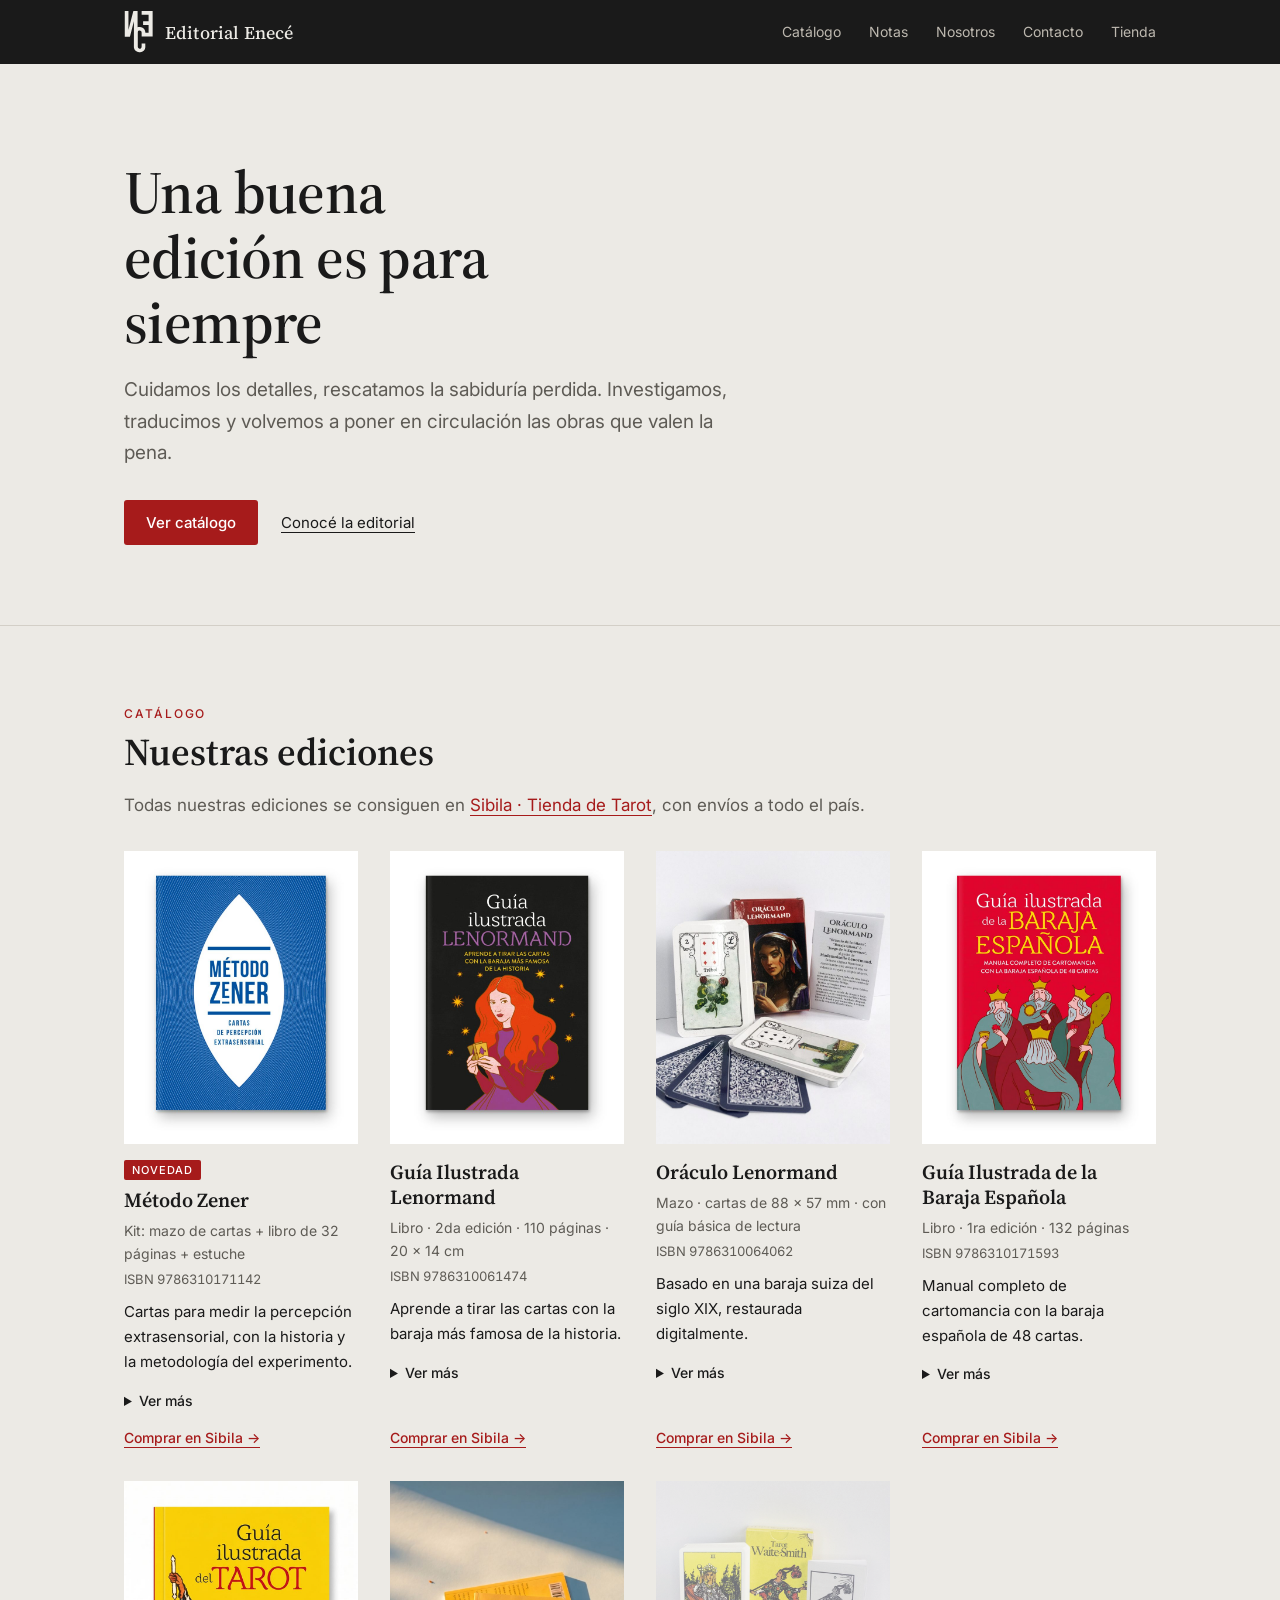
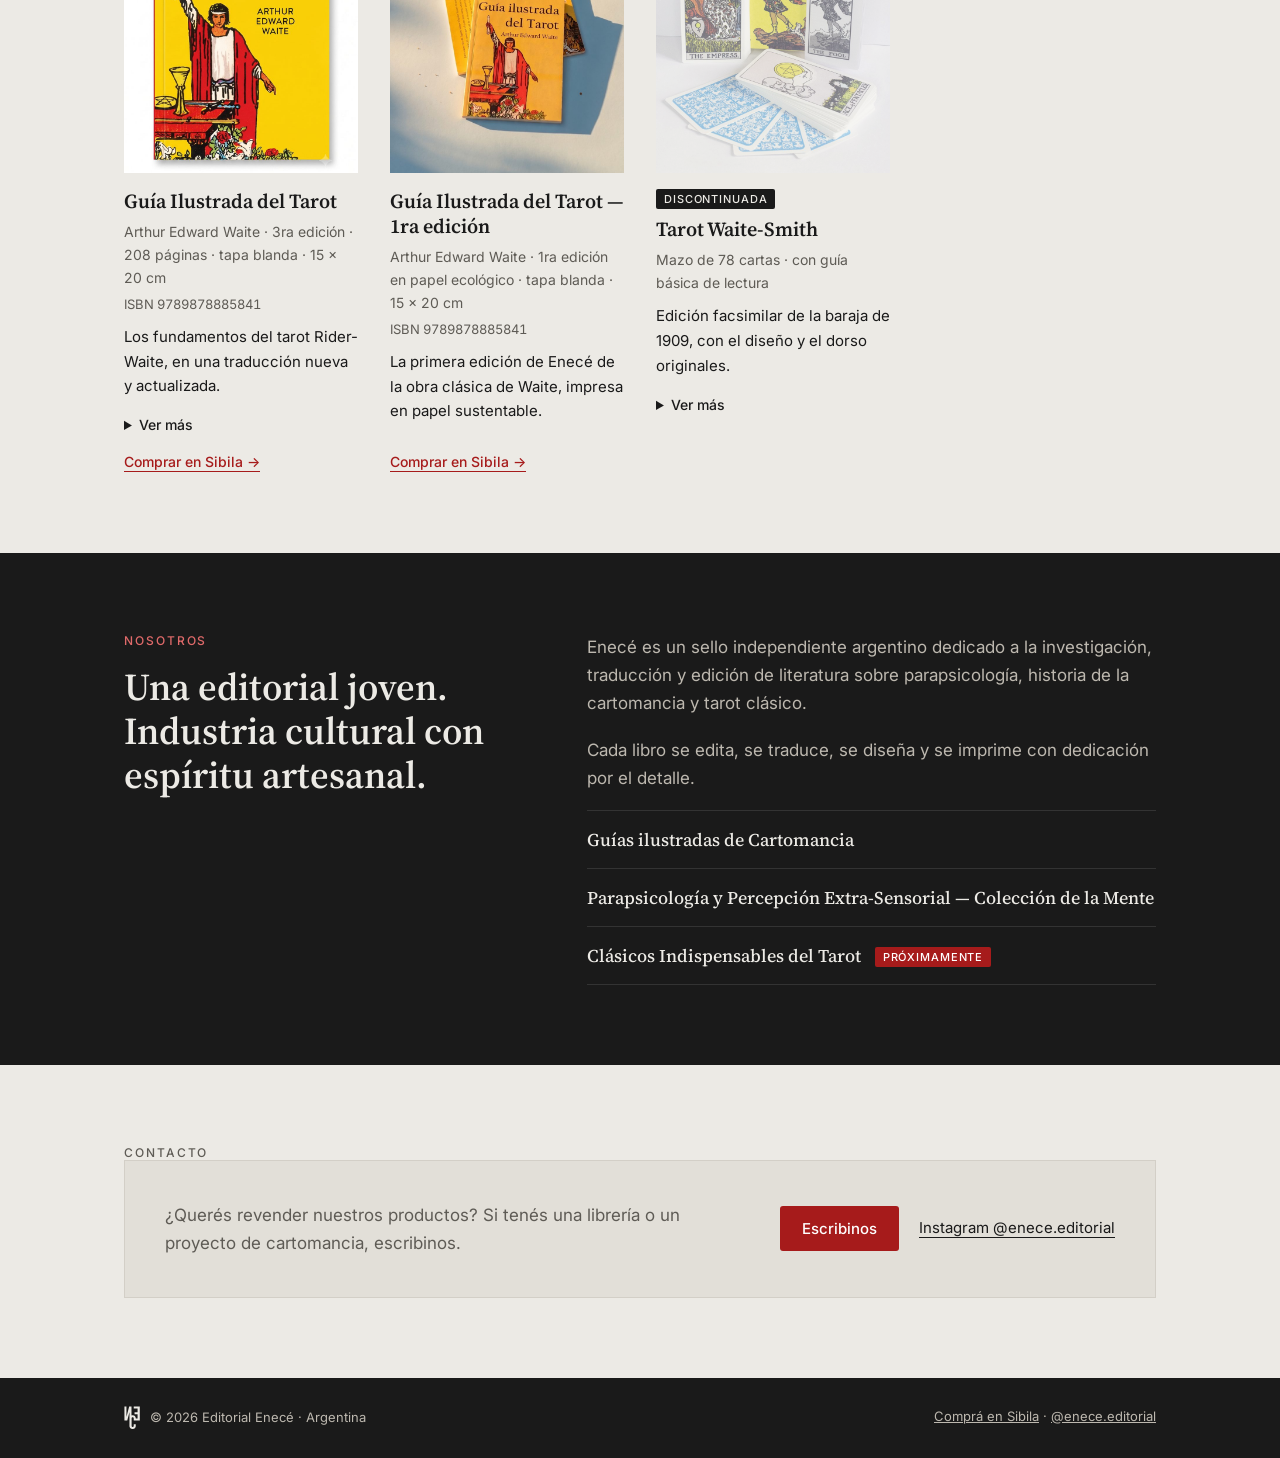
<file: index.html>
<!DOCTYPE html>
<html lang="es-AR">
<head>
<meta charset="utf-8">
<meta name="viewport" content="width=device-width, initial-scale=1">
<title>Editorial Enecé — Una buena edición es para siempre</title>
<meta name="description" content="Editorial Enecé: ediciones cuidadas de textos sobre tarot, cartomancia, parapsicología y clásicos de dominio público.">
<link rel="icon" href="img/favicon.svg" type="image/svg+xml">
<link rel="preconnect" href="https://fonts.googleapis.com">
<link rel="preconnect" href="https://fonts.gstatic.com" crossorigin>
<link href="https://fonts.googleapis.com/css2?family=Source+Serif+4:opsz,wght@8..60,500;8..60,600&family=Inter:wght@400;500&display=swap" rel="stylesheet">
<style>
:root{
  --piedra:#ECEAE5;
  --piedra-2:#E2DFD8;
  --negro:#1A1A1A;
  --rojo:#A61B1B;
  --rojo-hover:#8A1616;
  --gris:#5E5B55;
  --gris-claro:#BDB8AF;
  --linea:#D3CFC7;
  --serif:'Source Serif 4',Georgia,'Times New Roman',serif;
  --sans:Inter,system-ui,-apple-system,'Segoe UI',sans-serif;
  --ancho:1080px;
}
*{box-sizing:border-box}
html{scroll-behavior:smooth}
body{margin:0;background:var(--piedra);color:var(--negro);font:400 17px/1.65 var(--sans);-webkit-font-smoothing:antialiased}
a{color:inherit}
img{max-width:100%;display:block}
.contenedor{max-width:var(--ancho);margin:0 auto;padding:0 24px}

/* Cabecera */
.cabecera{background:var(--negro);color:var(--gris-claro);position:sticky;top:0;z-index:10}
.cabecera .contenedor{display:flex;align-items:center;justify-content:space-between;gap:16px;min-height:64px}
.logo{display:inline-flex;align-items:center;gap:12px;color:var(--piedra);text-decoration:none;padding:10px 0}
.logo img{height:44px;width:auto}
.logo span{font:500 18px var(--serif);letter-spacing:.01em}
.menu{display:flex;gap:28px;list-style:none;margin:0;padding:0;font-size:14px}
.menu a{text-decoration:none;color:var(--gris-claro);transition:color .15s}
.menu a:hover{color:var(--piedra)}

/* Portada */
.portada{padding:96px 0 80px;border-bottom:1px solid var(--linea)}
.portada h1{font:600 clamp(36px,6vw,60px)/1.08 var(--serif);margin:0 0 20px;max-width:15ch;letter-spacing:-.01em}
.portada p{font-size:19px;color:var(--gris);max-width:52ch;margin:0 0 32px}
.boton{display:inline-block;background:var(--rojo);color:#fff;text-decoration:none;font:500 15px var(--sans);padding:13px 22px;border-radius:3px;transition:background .15s}
.boton:hover{background:var(--rojo-hover)}
.boton-sec{display:inline-block;margin-left:18px;font-size:15px;color:var(--negro);text-underline-offset:4px}

/* Secciones */
section{padding:80px 0}
.etiqueta{font:500 12px var(--sans);letter-spacing:.16em;text-transform:uppercase;color:var(--rojo);margin:0 0 10px}
h2{font:600 clamp(28px,4vw,38px)/1.15 var(--serif);margin:0 0 36px}
.donde{margin:-20px 0 32px;color:var(--gris)}
.donde a{color:var(--rojo);text-underline-offset:4px}

/* Catálogo */
.grilla{display:grid;grid-template-columns:repeat(auto-fill,minmax(230px,1fr));gap:32px}
.libro{display:flex;flex-direction:column}
.tapa{width:100%;height:auto;aspect-ratio:4/5;object-fit:cover;background:var(--piedra-2);margin:0 0 16px}
.libro h3{font:600 20px/1.25 var(--serif);margin:0 0 6px}
.libro .detalle{font-size:14px;color:var(--gris);margin:0 0 10px}
.libro p{font-size:15px;margin:0 0 14px}
.libro .isbn{font-size:13px;color:var(--gris);margin:-6px 0 10px;font-variant-numeric:tabular-nums}
.libro .isbn:empty{display:none}
.estado,.pronto{display:inline-block;font:500 11px var(--sans);letter-spacing:.08em;text-transform:uppercase;padding:3px 8px;border-radius:2px;margin:0 0 8px}
.estado{background:var(--negro);color:var(--piedra);align-self:flex-start}
.discontinuado .tapa{opacity:.55}
.pronto{background:var(--rojo);color:#fff;margin:0 0 0 10px;vertical-align:middle}
.libro details{font-size:14px;margin:0 0 14px;color:var(--gris)}
.libro summary{cursor:pointer;color:var(--negro);font-weight:500}
.libro details p{font-size:14px;margin:10px 0 0}
.libro .pronto{margin:0 0 8px;align-self:flex-start}
.libro a{font-size:14px;font-weight:500;color:var(--rojo);text-underline-offset:4px;margin-top:auto}

/* Nosotros */
.nosotros{background:var(--negro);color:var(--piedra)}
.nosotros .etiqueta{color:#E06A6A}
.nosotros .columnas{display:grid;grid-template-columns:1fr 1.4fr;gap:56px;align-items:start}
.nosotros p{color:var(--gris-claro);margin:0 0 18px;max-width:60ch}
.lineas{list-style:none;padding:0;margin:0;border-top:1px solid #333}
.lineas li{padding:16px 0;border-bottom:1px solid #333;font:500 18px var(--serif);color:var(--piedra)}

/* Contacto */
.contacto .caja{border:1px solid var(--linea);background:var(--piedra-2);padding:40px;display:flex;flex-wrap:wrap;justify-content:space-between;align-items:center;gap:24px}
.contacto p{margin:0;color:var(--gris);max-width:48ch}

.acciones{display:flex;align-items:center;gap:20px;flex-wrap:wrap}
.ig{font-size:15px;color:var(--negro);text-underline-offset:4px}

/* Pie */
.pie{background:var(--negro);color:var(--gris-claro);font-size:13px;padding:28px 0}
.pie .contenedor{display:flex;flex-wrap:wrap;justify-content:space-between;gap:12px}
.pie a{color:var(--gris-claro)}

@media (max-width:720px){
  body{font-size:16px}
  .menu{gap:16px;font-size:13px}
  .portada{padding:64px 0 56px}
  section{padding:56px 0}
  .nosotros .columnas{grid-template-columns:1fr;gap:32px}
  .boton-sec{display:block;margin:18px 0 0}
  .contacto .caja{padding:28px}
  .grilla{grid-template-columns:repeat(2,minmax(0,1fr));gap:24px 16px}
  .libro h3{font-size:17px}
  .libro p{font-size:14px}
}
@media (max-width:420px){
  .menu li:nth-child(3){display:none}
  .logo span{display:none}
}
</style>
</head>
<body>

<header class="cabecera">
  <div class="contenedor">
    <a class="logo" href="#" aria-label="Editorial Enecé, inicio"><img src="img/logo-blanco.svg" alt=""><span>Editorial Enecé</span></a>
    <nav aria-label="Principal">
      <ul class="menu">
        <li><a href="#catalogo">Catálogo</a></li>
        <li><a href="/notas/">Notas</a></li>
        <li><a href="#nosotros">Nosotros</a></li>
        <li><a href="#contacto">Contacto</a></li>
        <li><a href="https://sibila.com.ar/editorial-enece/" target="_blank" rel="noopener">Tienda</a></li>
      </ul>
    </nav>
  </div>
</header>

<main>
  <div class="portada">
    <div class="contenedor">
      <h1>Una buena edición es para siempre</h1>
      <p>Cuidamos los detalles, rescatamos la sabiduría perdida. Investigamos, traducimos y volvemos a poner en circulación las obras que valen la pena.</p>
      <a class="boton" href="#catalogo">Ver catálogo</a>
      <a class="boton-sec" href="#nosotros">Conocé la editorial</a>
    </div>
  </div>

  <section id="catalogo">
    <div class="contenedor">
      <p class="etiqueta">Catálogo</p>
      <h2>Nuestras ediciones</h2>
      <p class="donde">Todas nuestras ediciones se consiguen en <a href="https://sibila.com.ar/editorial-enece/" target="_blank" rel="noopener">Sibila · Tienda de Tarot</a>, con envíos a todo el país.</p>
      <div class="grilla">
        <article class="libro">
          <img class="tapa" src="img/productos/zener.jpg" alt="Método Zener" loading="lazy" width="800" height="1000">
          <span class="pronto">Novedad</span><h3>Método Zener</h3>
          <p class="detalle">Kit: mazo de cartas + libro de 32 páginas + estuche</p>
          <p class="isbn">ISBN 9786310171142</p>
          <p>Cartas para medir la percepción extrasensorial, con la historia y la metodología del experimento.</p>
          <details><summary>Ver más</summary><p>Cartas para medición de la Percepción Extra Sensorial (ESP) + libro de 32 páginas con la historia y la metodología del experimento. También trae acceso a materiales digitales descargables y una asistencia de IA para evaluar los resultados del experimento.</p><p>Este experimento, desarrollado hace casi 100 años en Estados Unidos, es utilizado desde entonces para evaluar las capacidades de percepción extrasensorial de una persona.</p></details>
          <a class="consultar" href="https://sibila.com.ar/editorial-enece/" target="_blank" rel="noopener">Comprar en Sibila →</a>
        </article>
        <article class="libro">
          <img class="tapa" src="img/productos/guia-lenormand.jpg" alt="Guía Ilustrada Lenormand" loading="lazy" width="800" height="1000">
          <h3>Guía Ilustrada Lenormand</h3>
          <p class="detalle">Libro · 2da edición · 110 páginas · 20 x 14 cm</p>
          <p class="isbn">ISBN 9786310061474</p>
          <p>Aprende a tirar las cartas con la baraja más famosa de la historia.</p>
          <details><summary>Ver más</summary><p>Libro con los significados de las cartas y métodos de lectura. Una excelente forma de iniciarse en la lectura de la baraja Lenormand.</p><p>También disponible en combo con el Oráculo Lenormand de Enecé.</p></details>
          <a class="consultar" href="https://sibila.com.ar/editorial-enece/" target="_blank" rel="noopener">Comprar en Sibila →</a>
        </article>
        <article class="libro">
          <img class="tapa" src="img/productos/oraculo-lenormand.jpg" alt="Oráculo Lenormand" loading="lazy" width="800" height="1000">
          <h3>Oráculo Lenormand</h3>
          <p class="detalle">Mazo · cartas de 88 x 57 mm · con guía básica de lectura</p>
          <p class="isbn">ISBN 9786310064062</p>
          <p>Basado en una baraja suiza del siglo XIX, restaurada digitalmente.</p>
          <details><summary>Ver más</summary><p>Impreso en cartulina de 300 g y laminado de ambas caras con polietileno brillante. Respeta la originalidad de las barajas Lenormand: no es una copia hecha con inteligencia artificial.</p><p>Excelente calidad y durabilidad. Los mazos vienen sellados de fábrica.</p></details>
          <a class="consultar" href="https://sibila.com.ar/editorial-enece/" target="_blank" rel="noopener">Comprar en Sibila →</a>
        </article>
        <article class="libro">
          <img class="tapa" src="img/productos/guia-baraja-espanola.jpg" alt="Guía Ilustrada de la Baraja Española" loading="lazy" width="800" height="1000">
          <h3>Guía Ilustrada de la Baraja Española</h3>
          <p class="detalle">Libro · 1ra edición · 132 páginas</p>
          <p class="isbn">ISBN 9786310171593</p>
          <p>Manual completo de cartomancia con la baraja española de 48 cartas.</p>
          <details><summary>Ver más</summary><p>Explica los significados de los palos, las figuras y todas las cartas, y los distintos métodos de tirada según la consulta.</p><p>Se vende solo o en kit con la baraja española, en mazos redondos o tradicionales de la marca Joker.</p></details>
          <a class="consultar" href="https://sibila.com.ar/editorial-enece/" target="_blank" rel="noopener">Comprar en Sibila →</a>
        </article>
        <article class="libro">
          <img class="tapa" src="img/productos/guia-tarot-3ra.jpg" alt="Guía Ilustrada del Tarot" loading="lazy" width="800" height="1000">
          <h3>Guía Ilustrada del Tarot</h3>
          <p class="detalle">Arthur Edward Waite · 3ra edición · 208 páginas · tapa blanda · 15 x 20 cm</p>
          <p class="isbn">ISBN 9789878885841</p>
          <p>Los fundamentos del tarot Rider-Waite, en una traducción nueva y actualizada.</p>
          <details><summary>Ver más</summary><p>Explica los fundamentos detrás del mazo creado por Arthur Waite y Pamela Colman Smith en 1909, también conocido como Rider o Rider-Waite. Trae una sección con explicaciones detalladas del método adivinatorio, una extensa historia del tarot y los significados adivinatorios de cada carta.</p><p>Editado por primera vez en Argentina con una traducción nueva y actualizada, en formato de bolsillo, portadas laminadas y papel eco sustentable.</p><p><em>Título original:</em> The Pictorial Key to the Tarot: Being fragments of a secret tradition under the veil of divination. Primera edición: 1911, William Rider and Son Limited, Londres.</p></details>
          <a class="consultar" href="https://sibila.com.ar/editorial-enece/" target="_blank" rel="noopener">Comprar en Sibila →</a>
        </article>
        <article class="libro">
          <img class="tapa" src="img/productos/guia-tarot-1ra-eco.jpg" alt="Guía Ilustrada del Tarot — 1ra edición" loading="lazy" width="800" height="1000">
          <h3>Guía Ilustrada del Tarot — 1ra edición</h3>
          <p class="detalle">Arthur Edward Waite · 1ra edición en papel ecológico · tapa blanda · 15 x 20 cm</p>
          <p class="isbn">ISBN 9789878885841</p>
          <p>La primera edición de Enecé de la obra clásica de Waite, impresa en papel sustentable.</p>
          <a class="consultar" href="https://sibila.com.ar/editorial-enece/" target="_blank" rel="noopener">Comprar en Sibila →</a>
        </article>
        <article class="libro discontinuado">
          <img class="tapa" src="img/productos/tarot-waite-smith.jpg" alt="Tarot Waite-Smith" loading="lazy" width="800" height="1000">
          <span class="estado">Discontinuada</span><h3>Tarot Waite-Smith</h3>
          <p class="detalle">Mazo de 78 cartas · con guía básica de lectura</p>
          <p class="isbn"></p>
          <p>Edición facsimilar de la baraja de 1909, con el diseño y el dorso originales.</p>
          <details><summary>Ver más</summary><p>Edición facsimilar de la baraja creada por Arthur Edward Waite y dibujada por Pamela Colman Smith en 1909, cuya primera edición fue realizada por la casa editorial Rider de Inglaterra, dando lugar a la baraja conocida como "Rider-Waite", "Waite-Smith" o "Rider-Waite-Smith" (RWS).</p><p>Tanto el diseño de las cartas como el dorso respetan los de la baraja original, en una novedad absoluta para el mercado argentino.</p><p>78 cartas con excelente encarte y los nombres y diseños originales (también los nombres de los arcanos mayores, en inglés).</p><p>La guía básica de lectura ofrece un acercamiento inicial a la baraja. Para una mejor comprensión conviene leer la Guía Ilustrada de Waite, también disponible en Enecé.</p></details>
        </article>
      </div>
    </div>
  </section>

  <section id="nosotros" class="nosotros">
    <div class="contenedor columnas">
      <div>
        <p class="etiqueta">Nosotros</p>
        <h2>Una editorial joven. Industria cultural con espíritu artesanal.</h2>
      </div>
      <div>
        <p>Enecé es un sello independiente argentino dedicado a la investigación, traducción y edición de literatura sobre parapsicología, historia de la cartomancia y tarot clásico.</p>
        <p>Cada libro se edita, se traduce, se diseña y se imprime con dedicación por el detalle.</p>
        <ul class="lineas">
          <li>Guías ilustradas de Cartomancia</li>
          <li>Parapsicología y Percepción Extra-Sensorial — Colección de la Mente</li>
          <li>Clásicos Indispensables del Tarot <span class="pronto">Próximamente</span></li>
        </ul>
      </div>
    </div>
  </section>

  <section id="contacto" class="contacto">
    <div class="contenedor">
      <p class="etiqueta">Contacto</p>
      <div class="caja">
        <p>¿Querés revender nuestros productos? Si tenés una librería o un proyecto de cartomancia, escribinos.</p>
        <!-- PENDIENTE: confirmar el mail de contacto -->
        <div class="acciones"><a class="boton" href="mailto:contacto@editorialenece.com.ar">Escribinos</a><a class="ig" href="https://www.instagram.com/enece.editorial/" target="_blank" rel="noopener">Instagram @enece.editorial</a></div>
      </div>
    </div>
  </section>
</main>

<footer class="pie">
  <div class="contenedor">
    <span style="display:inline-flex;align-items:center;gap:10px"><img src="img/logo-blanco.svg" alt="" style="height:24px;width:auto">© 2026 Editorial Enecé · Argentina</span>
    <span><a href="https://sibila.com.ar/editorial-enece/" target="_blank" rel="noopener">Comprá en Sibila</a> · <a href="https://www.instagram.com/enece.editorial/" target="_blank" rel="noopener">@enece.editorial</a></span>
  </div>
</footer>

</body>
</html>
</file>
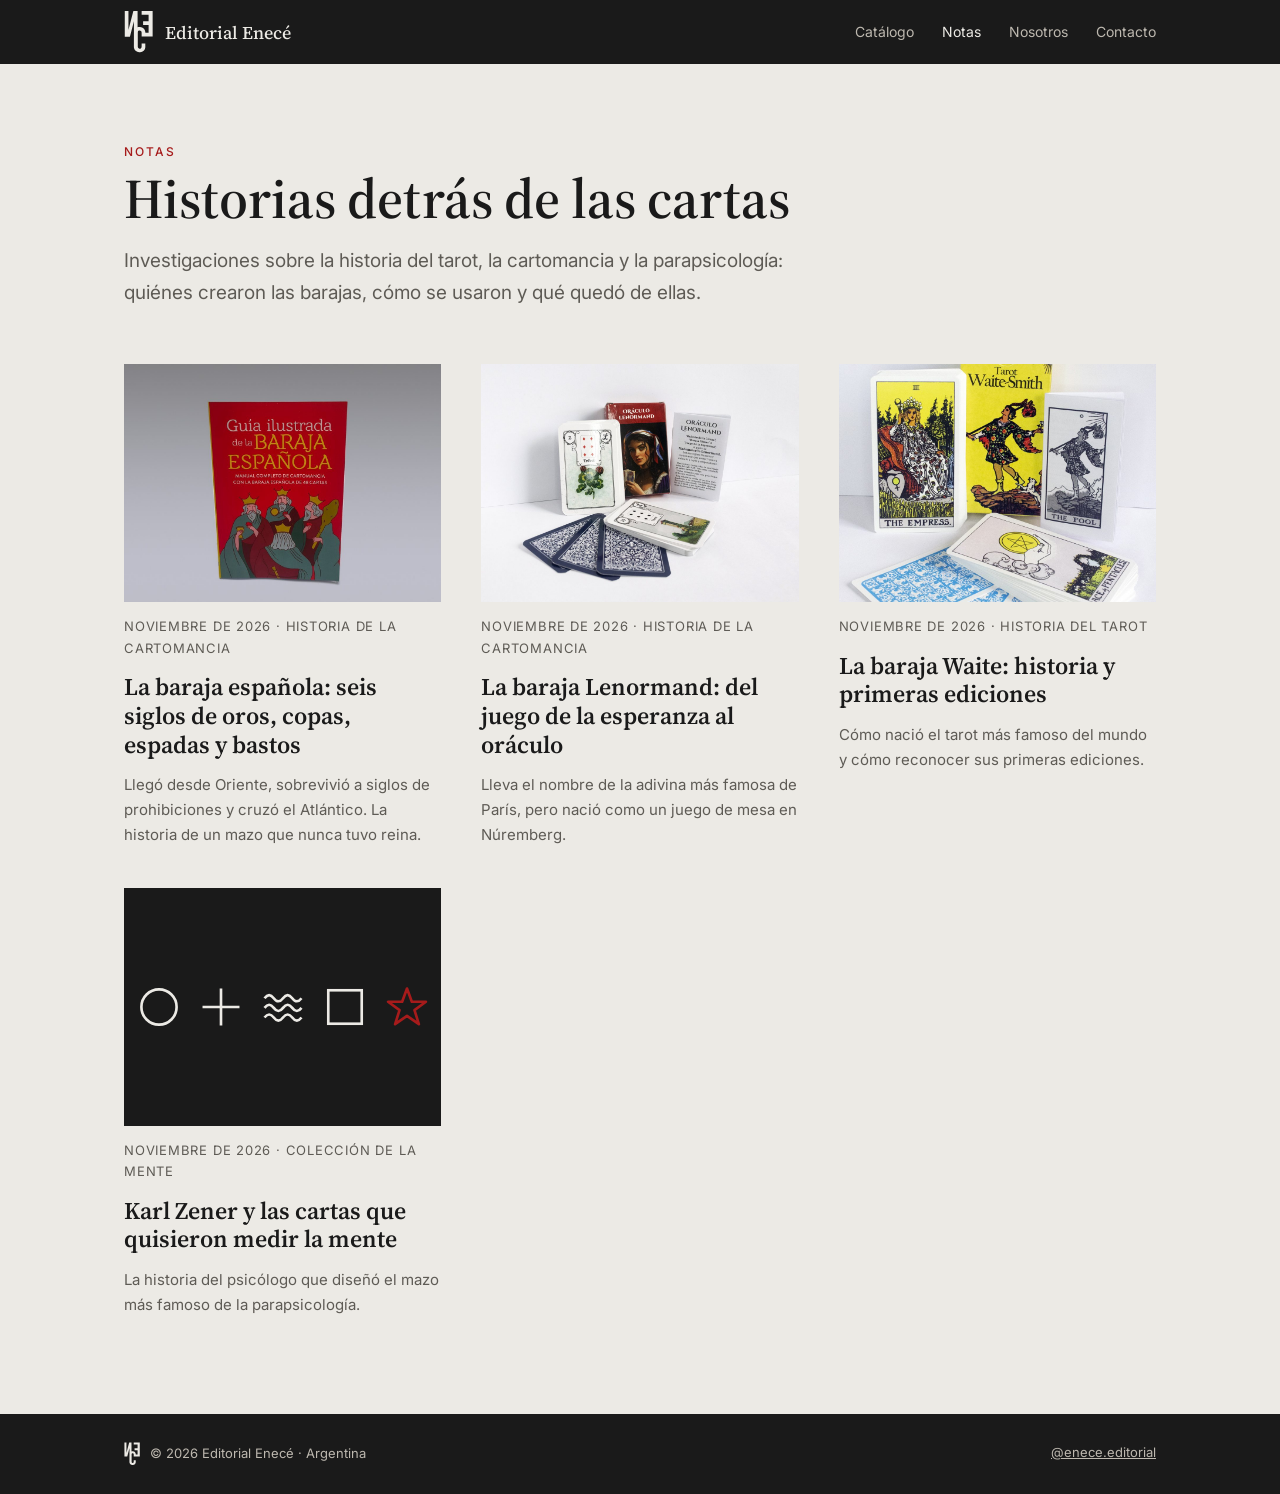
<file: notas/index.html>
<!DOCTYPE html>
<html lang="es-AR">
<head>
<meta charset="utf-8">
<meta name="viewport" content="width=device-width, initial-scale=1">
<title>Notas — Editorial Enecé</title>
<meta name="description" content="Notas de Editorial Enecé sobre la historia del tarot, la cartomancia y la parapsicología.">
<link rel="icon" href="/img/favicon.svg" type="image/svg+xml">
<link rel="preconnect" href="https://fonts.googleapis.com">
<link rel="preconnect" href="https://fonts.gstatic.com" crossorigin>
<link href="https://fonts.googleapis.com/css2?family=Source+Serif+4:ital,opsz,wght@0,8..60,400;0,8..60,500;0,8..60,600;1,8..60,400&family=Inter:wght@400;500&display=swap" rel="stylesheet">
<link rel="stylesheet" href="/css/notas.css">
</head>
<body>

<header class="cabecera">
  <div class="contenedor">
    <a class="logo" href="/" aria-label="Editorial Enecé, inicio"><img src="/img/logo-blanco.svg" alt=""><span>Editorial Enecé</span></a>
    <nav aria-label="Principal">
      <ul class="menu">
        <li><a href="/#catalogo">Catálogo</a></li>
        <li><a href="/notas/" aria-current="page">Notas</a></li>
        <li><a href="/#nosotros">Nosotros</a></li>
        <li><a href="/#contacto">Contacto</a></li>
      </ul>
    </nav>
  </div>
</header>

<main class="indice">
  <div class="contenedor">
    <p class="etiqueta">Notas</p>
    <h1>Historias detrás de las cartas</h1>
    <p class="intro">Investigaciones sobre la historia del tarot, la cartomancia y la parapsicología: quiénes crearon las barajas, cómo se usaron y qué quedó de ellas.</p>

    <div class="lista-notas">
      <a class="tarjeta" href="/notas/la-baraja-espanola/">
        <div class="imagen"><img src="/img/notas/la-baraja-espanola/guia-baraja-espanola.jpg" alt="" loading="lazy"></div>
        <span class="fecha">NOVIEMBRE DE 2026 · HISTORIA DE LA CARTOMANCIA</span>
        <h2>La baraja española: seis siglos de oros, copas, espadas y bastos</h2>
        <p>Llegó desde Oriente, sobrevivió a siglos de prohibiciones y cruzó el Atlántico. La historia de un mazo que nunca tuvo reina.</p>
      </a>
      <a class="tarjeta" href="/notas/la-baraja-lenormand/">
        <div class="imagen"><img src="/img/notas/la-baraja-lenormand/oraculo-lenormand.jpg" alt="" loading="lazy"></div>
        <span class="fecha">NOVIEMBRE DE 2026 · HISTORIA DE LA CARTOMANCIA</span>
        <h2>La baraja Lenormand: del juego de la esperanza al oráculo</h2>
        <p>Lleva el nombre de la adivina más famosa de París, pero nació como un juego de mesa en Núremberg.</p>
      </a>
      <a class="tarjeta" href="/notas/la-baraja-waite/">
        <div class="imagen"><img src="/img/notas/la-baraja-waite/tarot-waite-smith.jpg" alt="" loading="lazy"></div>
        <span class="fecha">NOVIEMBRE DE 2026 · HISTORIA DEL TAROT</span>
        <h2>La baraja Waite: historia y primeras ediciones</h2>
        <p>Cómo nació el tarot más famoso del mundo y cómo reconocer sus primeras ediciones.</p>
      </a>
      <a class="tarjeta" href="/notas/karl-zener/">
        <div class="imagen" aria-hidden="true">
          <svg viewBox="0 0 100 100"><circle cx="50" cy="50" r="40" fill="none" stroke="#ECEAE5" stroke-width="6"/></svg>
          <svg viewBox="0 0 100 100"><path d="M50 8V92M8 50H92" fill="none" stroke="#ECEAE5" stroke-width="6"/></svg>
          <svg viewBox="0 0 100 100"><path d="M8 30q10.5-14 21 0t21 0 21 0 21 0M8 52q10.5-14 21 0t21 0 21 0 21 0M8 74q10.5-14 21 0t21 0 21 0 21 0" fill="none" stroke="#ECEAE5" stroke-width="6"/></svg>
          <svg viewBox="0 0 100 100"><rect x="12" y="12" width="76" height="76" fill="none" stroke="#ECEAE5" stroke-width="6"/></svg>
          <svg viewBox="0 0 100 100"><polygon points="50,8 61,38 93,38 67,57 77,89 50,70 23,89 33,57 7,38 39,38" fill="none" stroke="#A61B1B" stroke-width="6" stroke-linejoin="round"/></svg>
        </div>
        <span class="fecha">NOVIEMBRE DE 2026 · COLECCIÓN DE LA MENTE</span>
        <h2>Karl Zener y las cartas que quisieron medir la mente</h2>
        <p>La historia del psicólogo que diseñó el mazo más famoso de la parapsicología.</p>
      </a>
    </div>
  </div>
</main>

<footer class="pie">
  <div class="contenedor">
    <span style="display:inline-flex;align-items:center;gap:10px"><img src="/img/logo-blanco.svg" alt="" style="height:24px;width:auto">© 2026 Editorial Enecé · Argentina</span>
    <a href="https://www.instagram.com/enece.editorial/" target="_blank" rel="noopener">@enece.editorial</a>
  </div>
</footer>

</body>
</html>
</file>
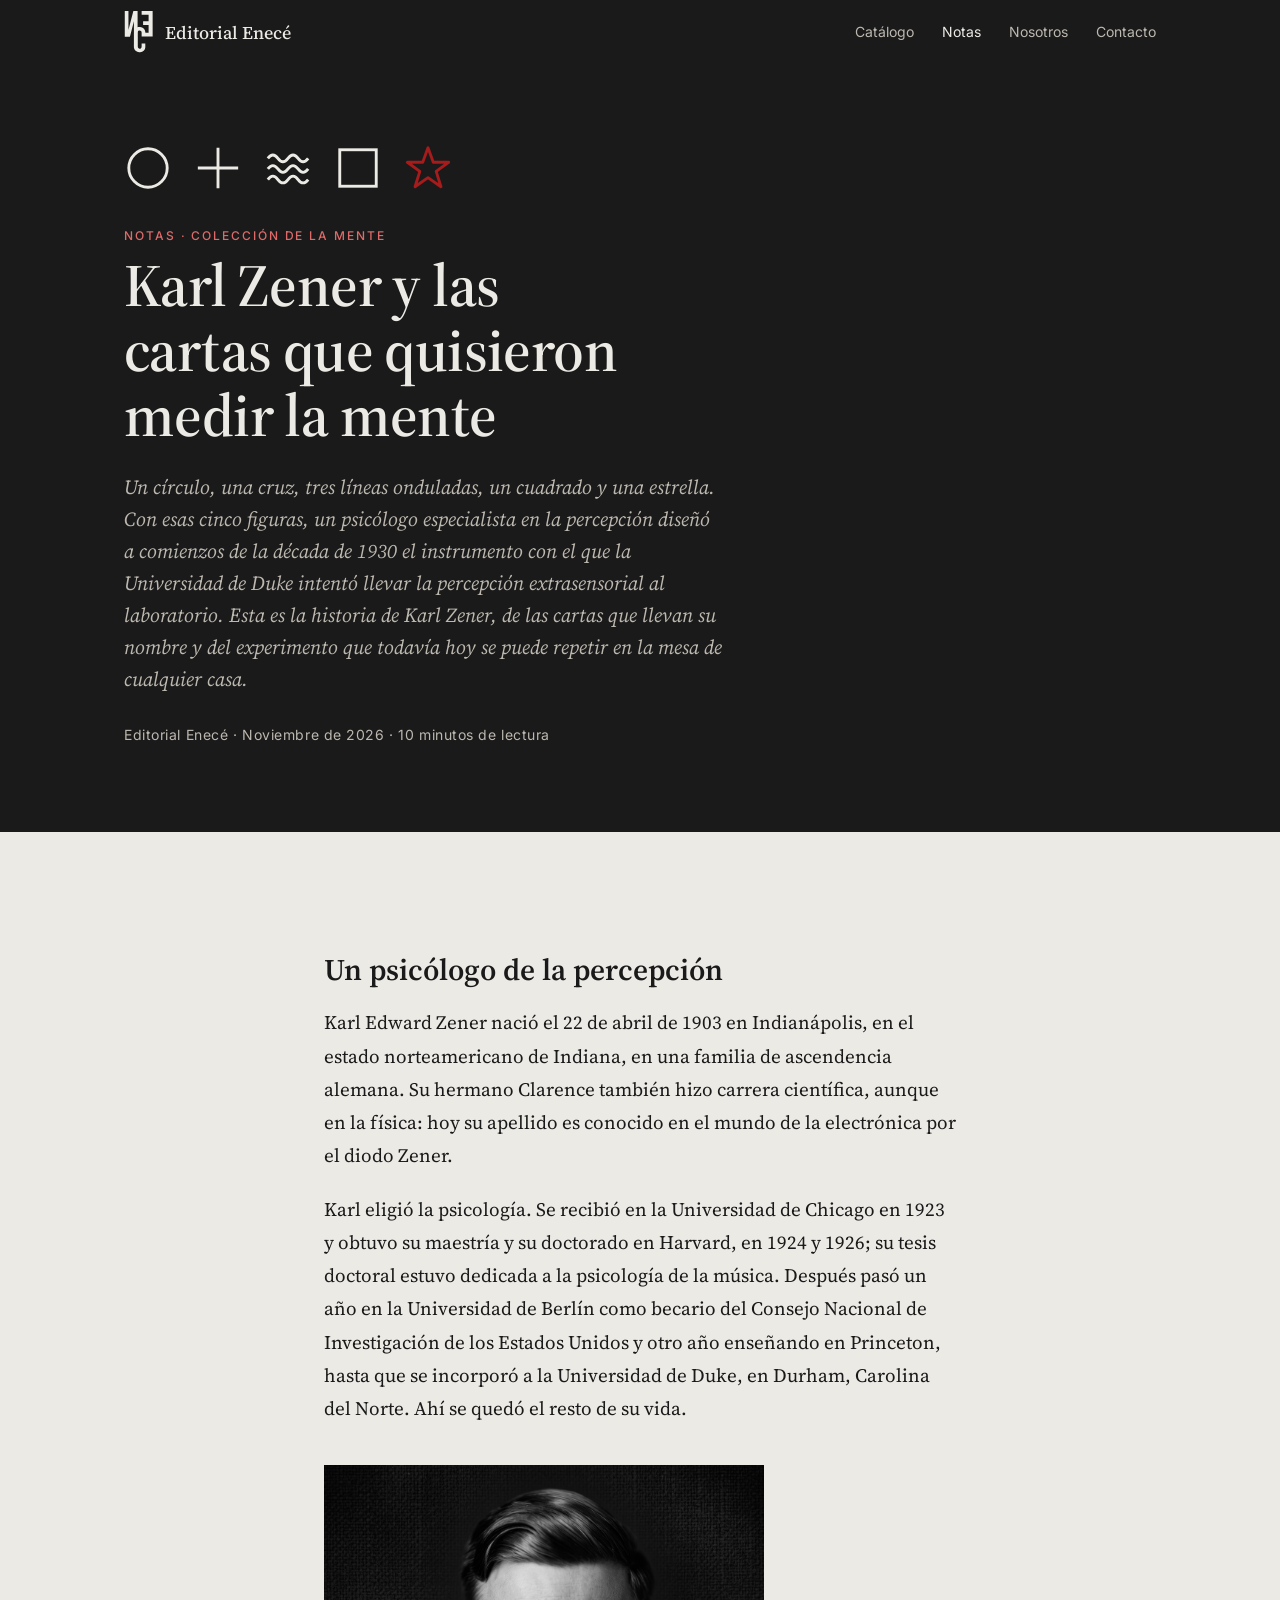
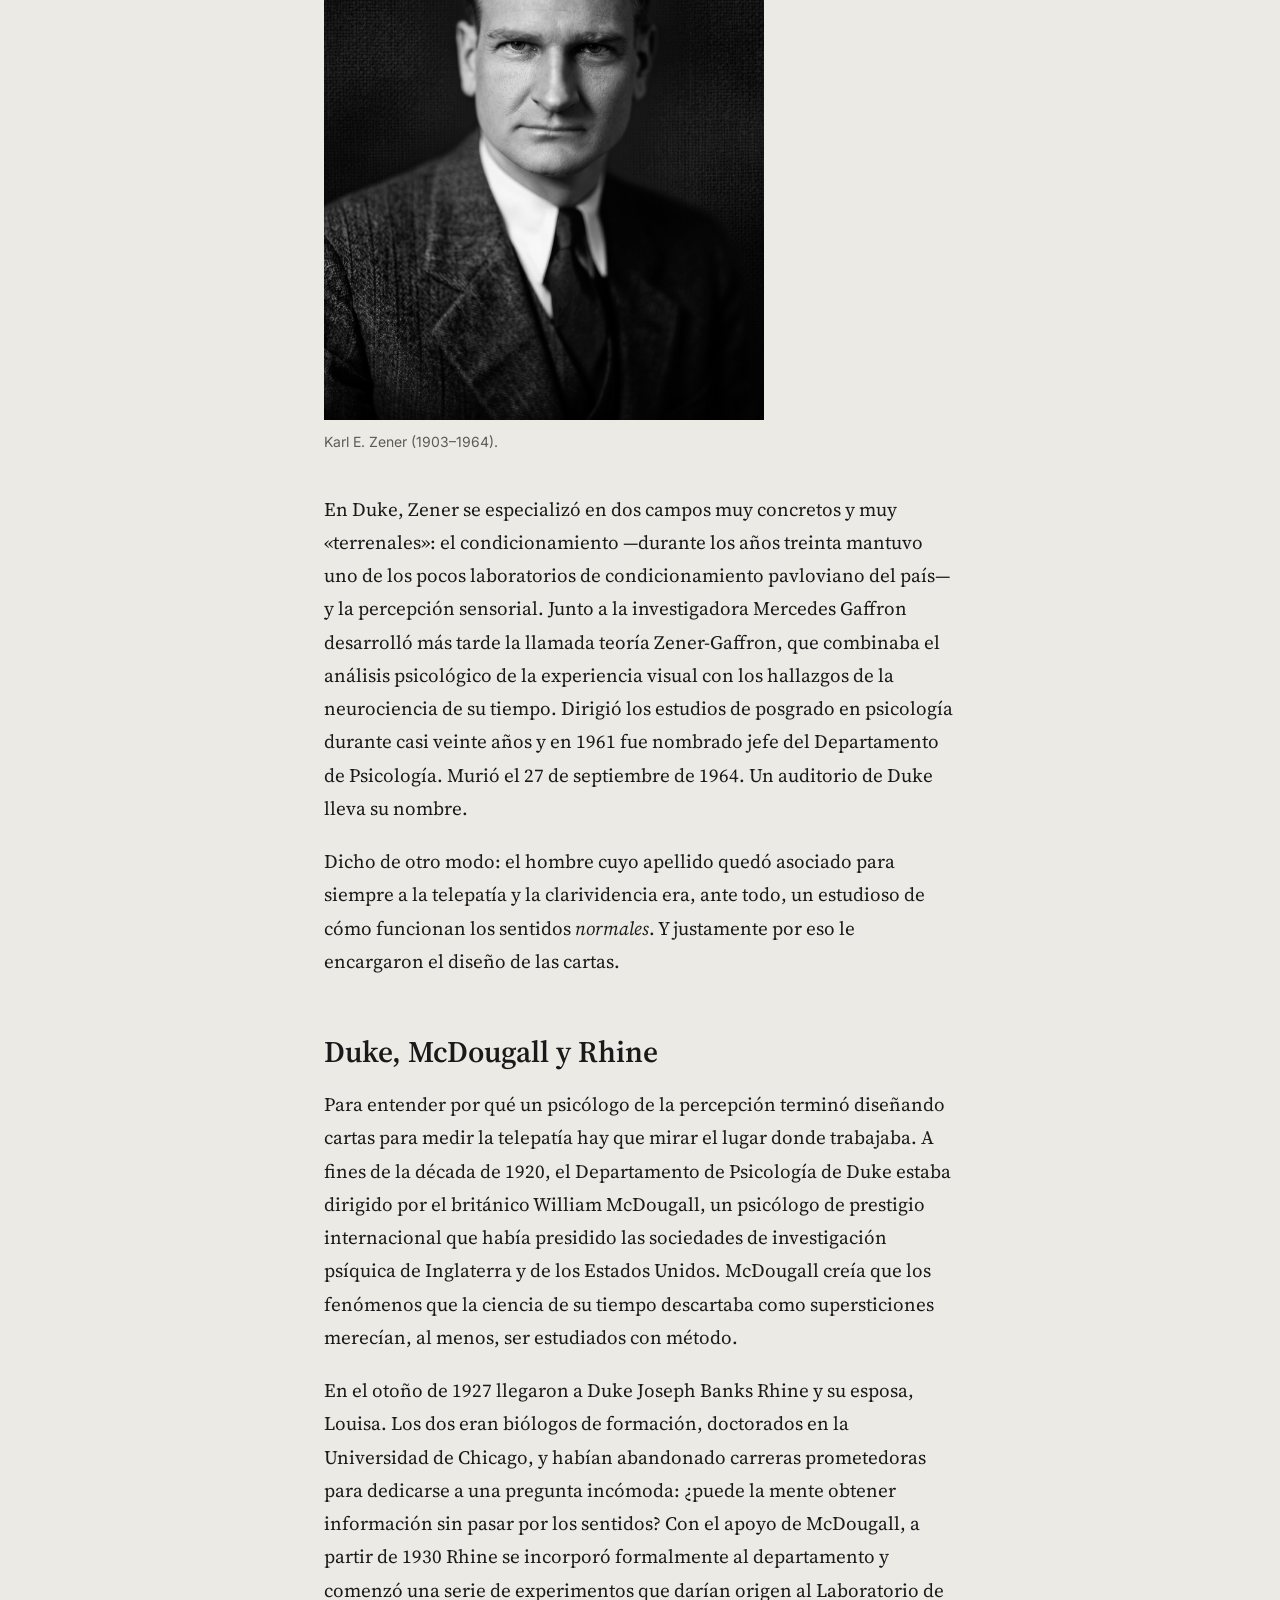
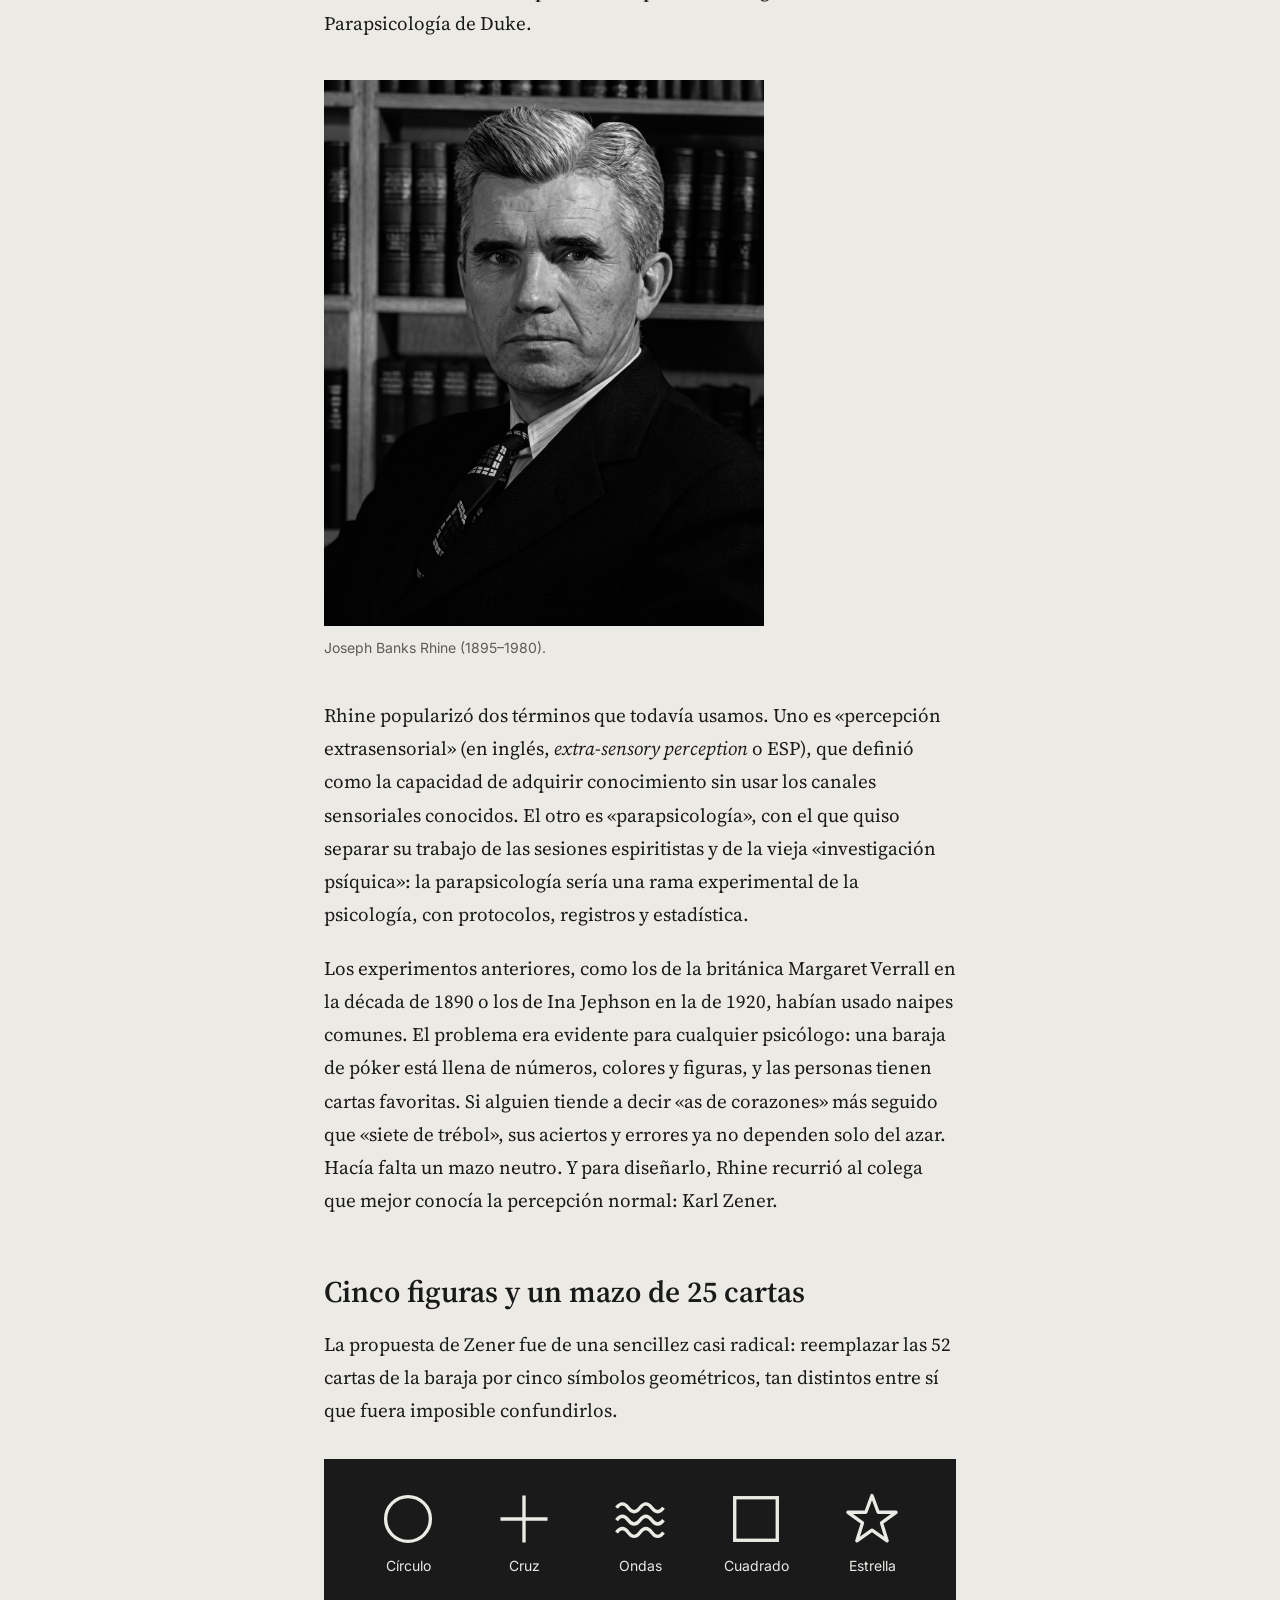
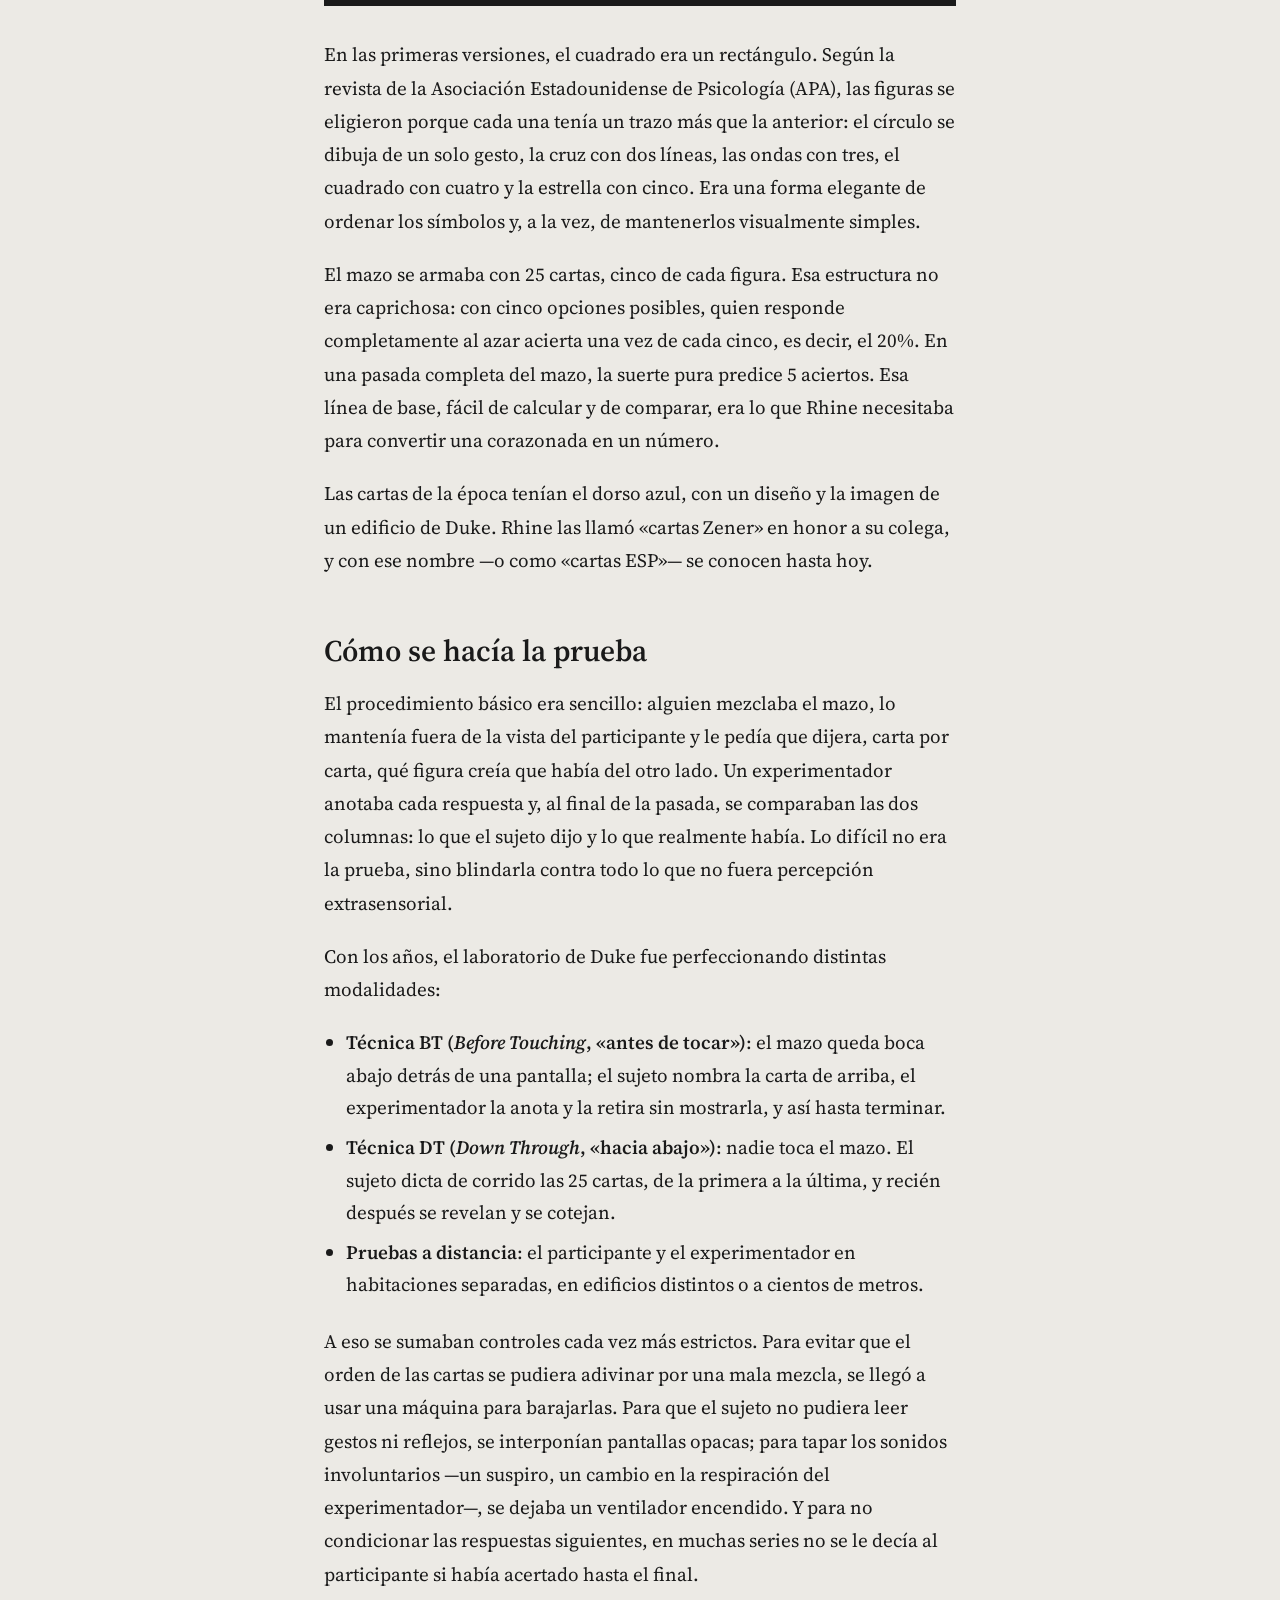
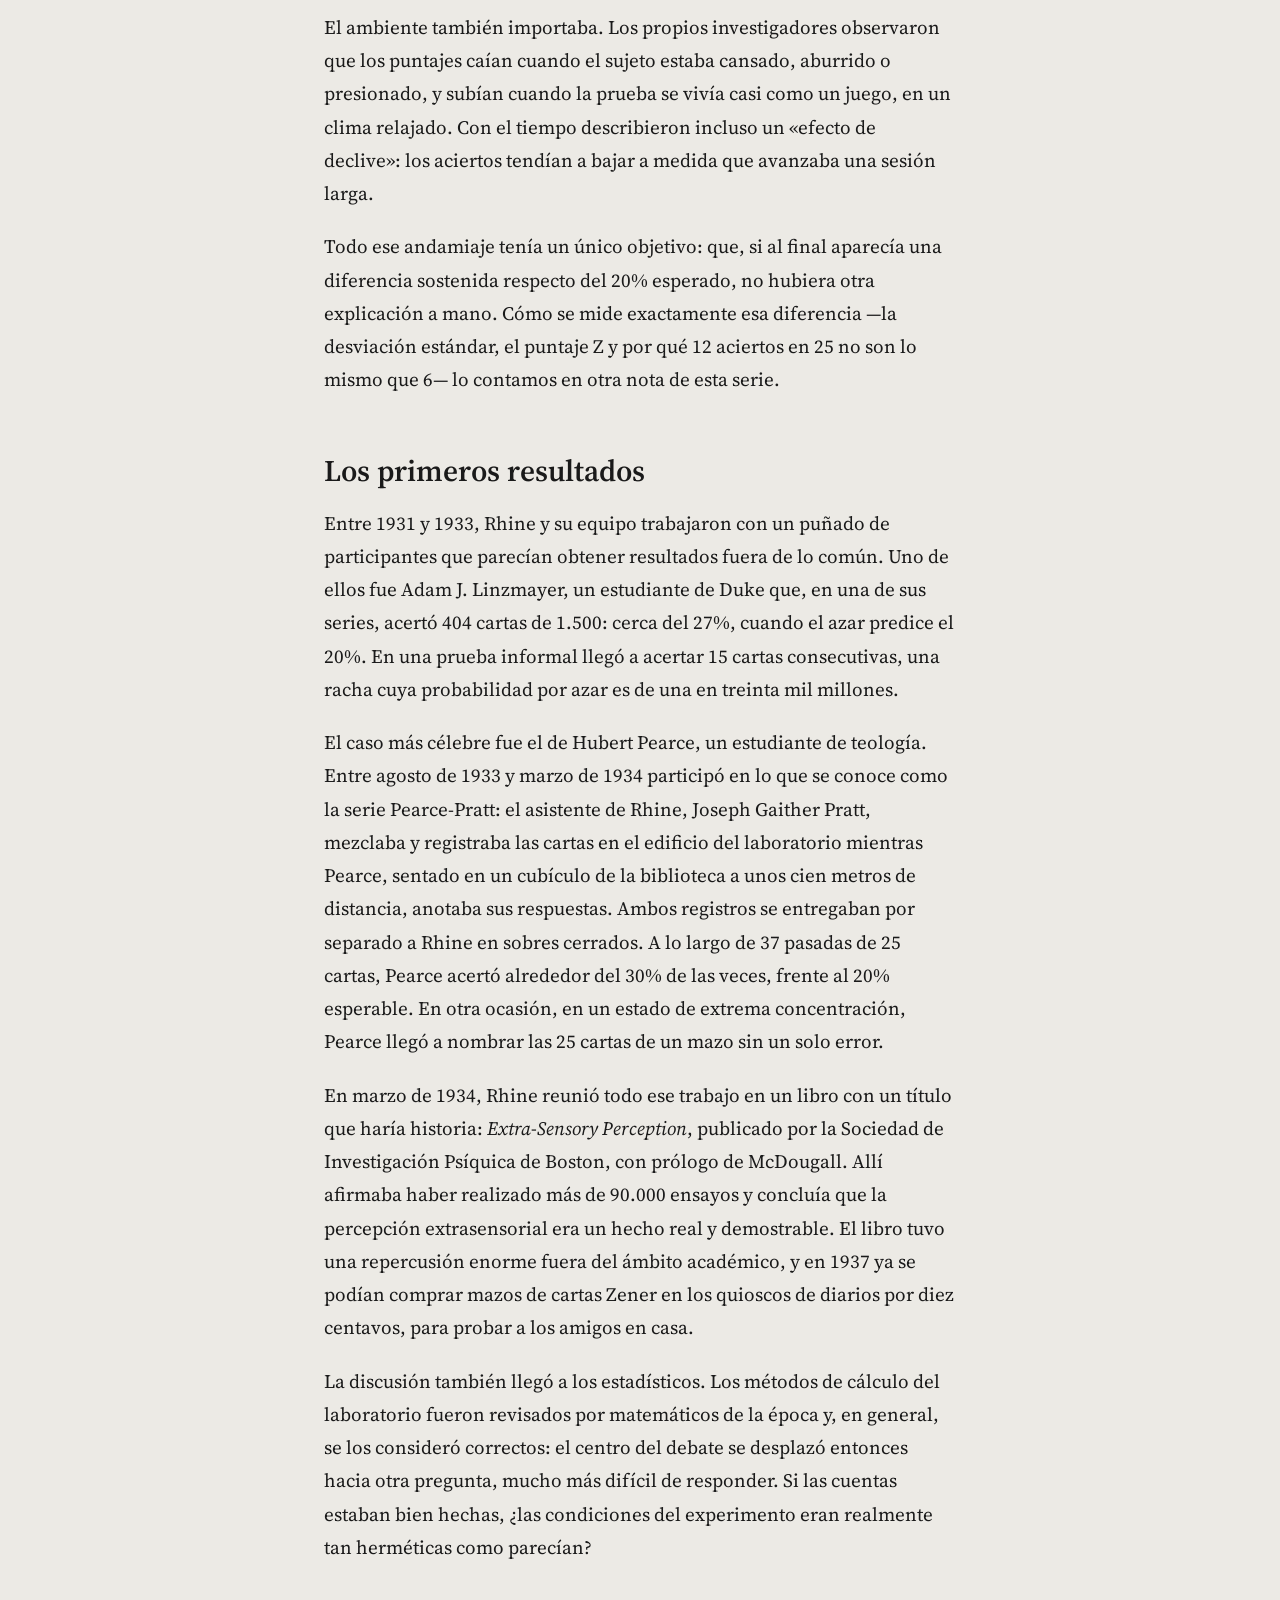
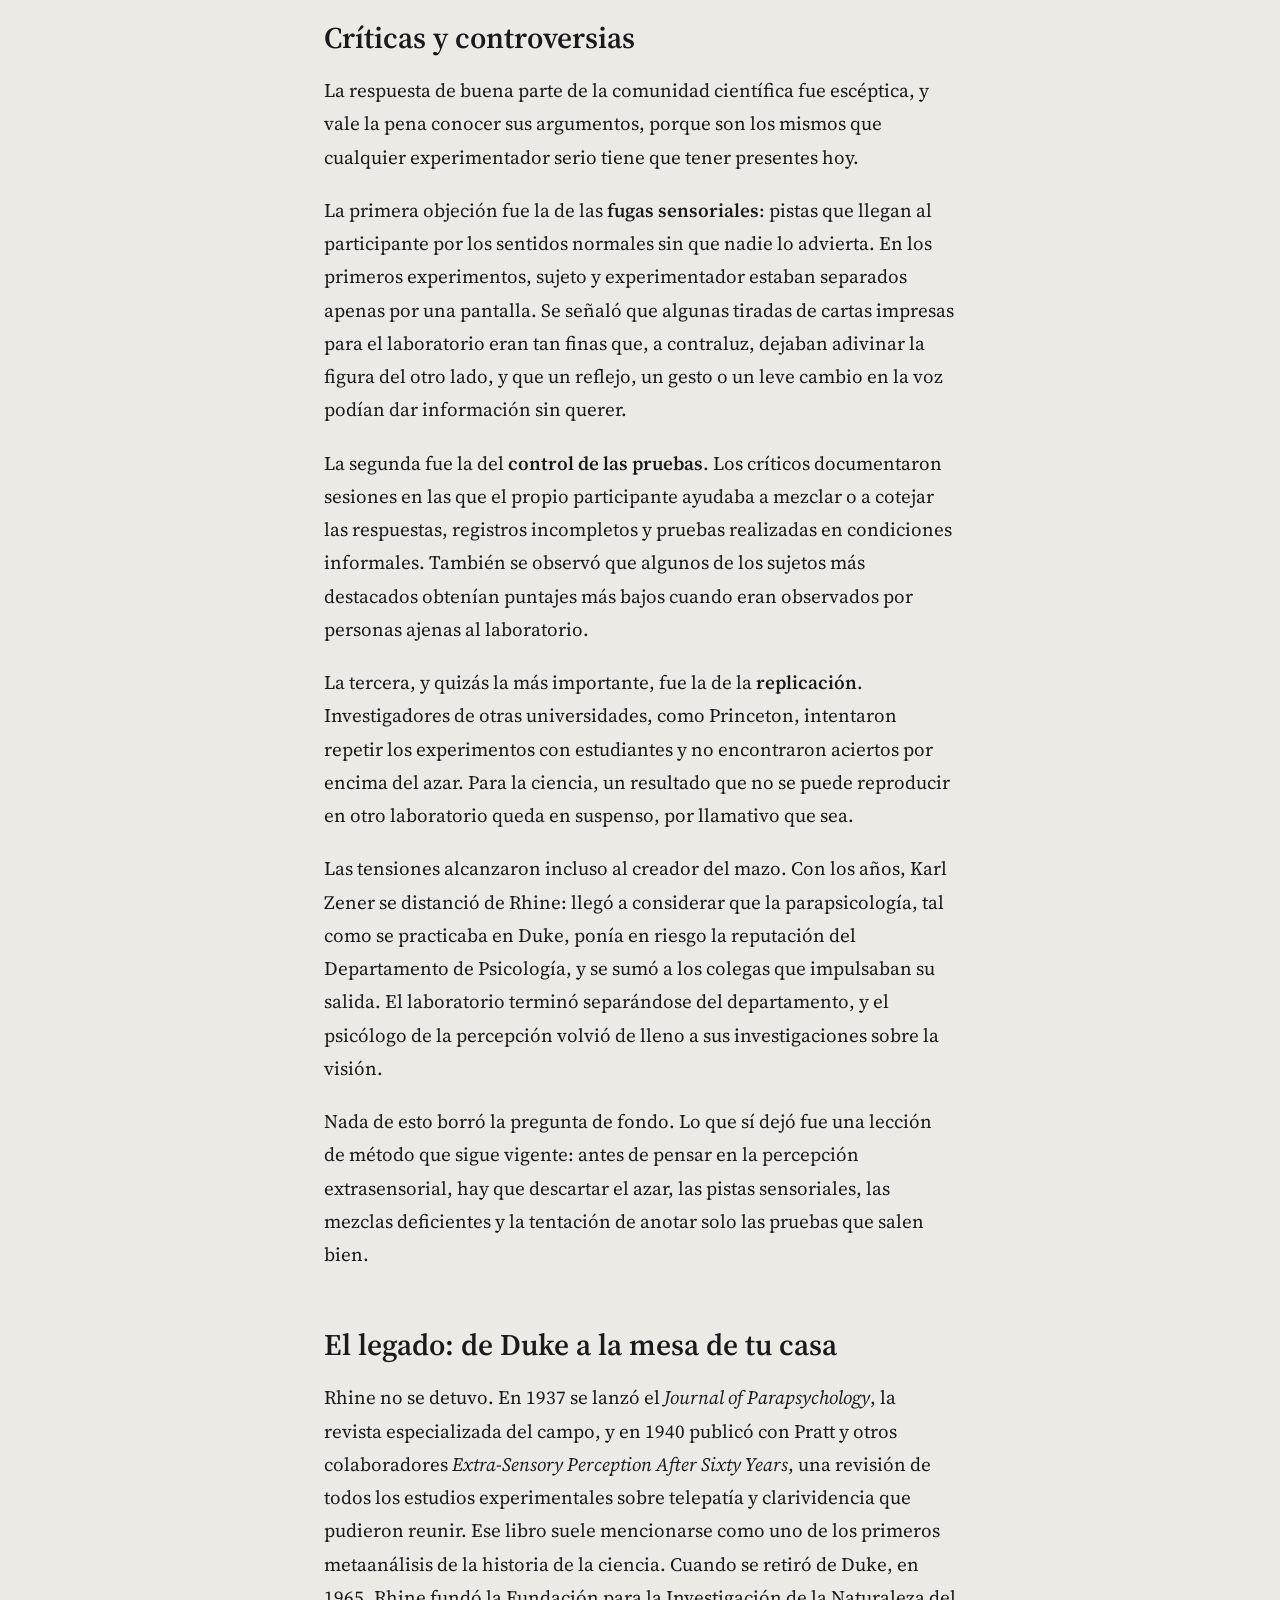
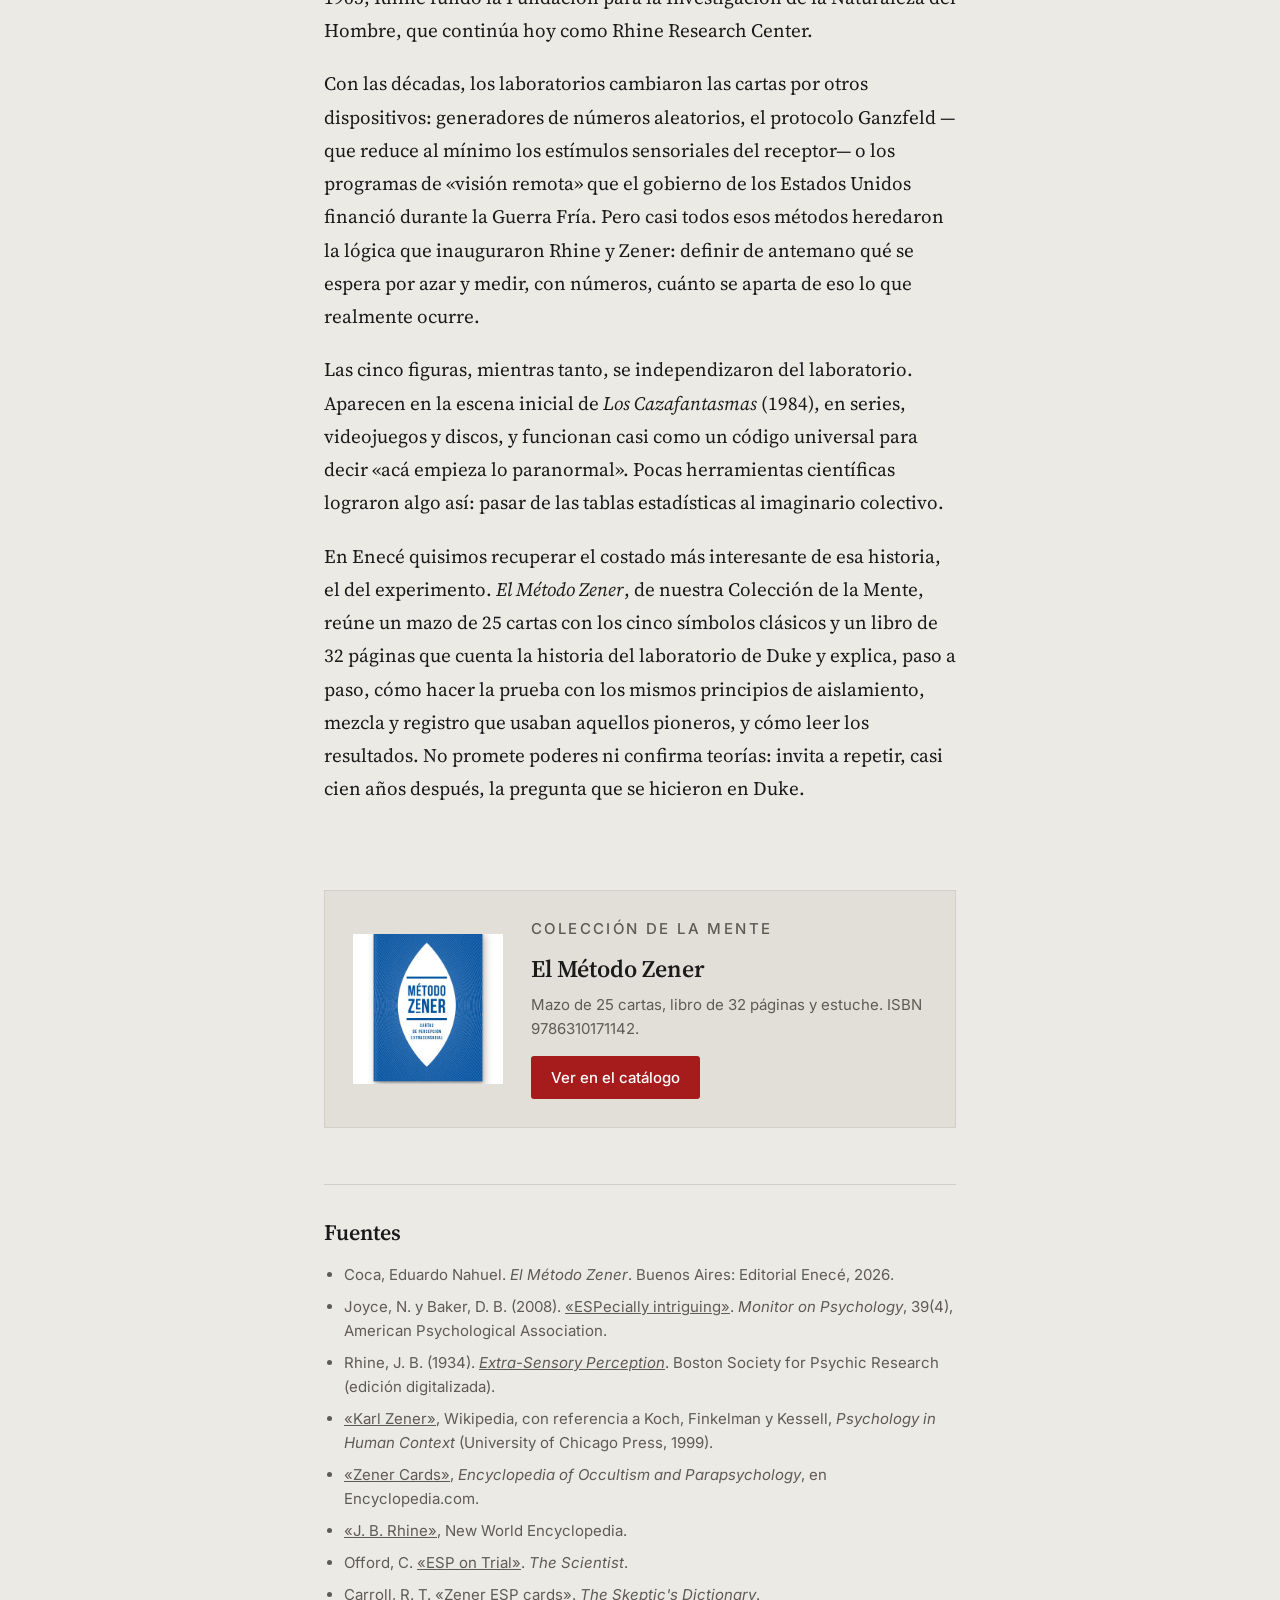
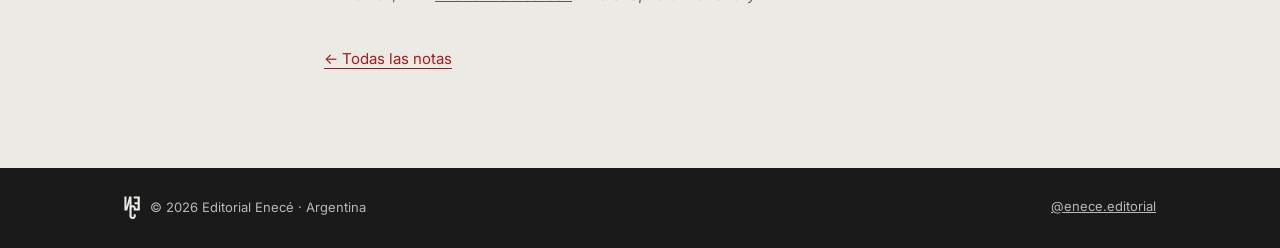
<file: notas/karl-zener/index.html>
<!DOCTYPE html>
<html lang="es-AR">
<head>
<meta charset="utf-8">
<meta name="viewport" content="width=device-width, initial-scale=1">
<title>Karl Zener y las cartas que quisieron medir la mente — Notas de Editorial Enecé</title>
<meta name="description" content="La historia de Karl Zener, el psicólogo de la percepción que diseñó las cartas Zener para los experimentos de percepción extrasensorial de J. B. Rhine en la Universidad de Duke.">
<meta property="og:title" content="Karl Zener y las cartas que quisieron medir la mente">
<meta property="og:description" content="La historia del psicólogo que diseñó el mazo más famoso de la parapsicología.">
<meta property="og:type" content="article">
<meta property="og:image" content="https://editorialenece.com.ar/img/notas/karl-zener/karl-zener.jpg">
<link rel="icon" href="/img/favicon.svg" type="image/svg+xml">
<link rel="preconnect" href="https://fonts.googleapis.com">
<link rel="preconnect" href="https://fonts.gstatic.com" crossorigin>
<link href="https://fonts.googleapis.com/css2?family=Source+Serif+4:ital,opsz,wght@0,8..60,400;0,8..60,500;0,8..60,600;1,8..60,400&family=Inter:wght@400;500&display=swap" rel="stylesheet">
<link rel="stylesheet" href="/css/notas.css">
</head>
<body>

<header class="cabecera">
  <div class="contenedor">
    <a class="logo" href="/" aria-label="Editorial Enecé, inicio"><img src="/img/logo-blanco.svg" alt=""><span>Editorial Enecé</span></a>
    <nav aria-label="Principal">
      <ul class="menu">
        <li><a href="/#catalogo">Catálogo</a></li>
        <li><a href="/notas/" aria-current="page">Notas</a></li>
        <li><a href="/#nosotros">Nosotros</a></li>
        <li><a href="/#contacto">Contacto</a></li>
      </ul>
    </nav>
  </div>
</header>

<main>
<article>
  <div class="nota-cabecera">
    <div class="contenedor">
      <div class="simbolos" aria-hidden="true">
        <svg viewBox="0 0 100 100"><circle cx="50" cy="50" r="40" fill="none" stroke="#ECEAE5" stroke-width="6"/></svg>
        <svg viewBox="0 0 100 100"><path d="M50 8V92M8 50H92" fill="none" stroke="#ECEAE5" stroke-width="6"/></svg>
        <svg viewBox="0 0 100 100"><path d="M8 30q10.5-14 21 0t21 0 21 0 21 0M8 52q10.5-14 21 0t21 0 21 0 21 0M8 74q10.5-14 21 0t21 0 21 0 21 0" fill="none" stroke="#ECEAE5" stroke-width="6"/></svg>
        <svg viewBox="0 0 100 100"><rect x="12" y="12" width="76" height="76" fill="none" stroke="#ECEAE5" stroke-width="6"/></svg>
        <svg viewBox="0 0 100 100"><polygon points="50,8 61,38 93,38 67,57 77,89 50,70 23,89 33,57 7,38 39,38" fill="none" stroke="#A61B1B" stroke-width="6" stroke-linejoin="round"/></svg>
      </div>
      <p class="etiqueta">Notas · Colección de la Mente</p>
      <h1>Karl Zener y las cartas que quisieron medir la mente</h1>
      <p class="bajada">Un círculo, una cruz, tres líneas onduladas, un cuadrado y una estrella. Con esas cinco figuras, un psicólogo especialista en la percepción diseñó a comienzos de la década de 1930 el instrumento con el que la Universidad de Duke intentó llevar la percepción extrasensorial al laboratorio. Esta es la historia de Karl Zener, de las cartas que llevan su nombre y del experimento que todavía hoy se puede repetir en la mesa de cualquier casa.</p>
      <p class="meta">Editorial Enecé · Noviembre de 2026 · 10 minutos de lectura</p>
    </div>
  </div>

  <div class="cuerpo">
    <h2>Un psicólogo de la percepción</h2>
    <p>Karl Edward Zener nació el 22 de abril de 1903 en Indianápolis, en el estado norteamericano de Indiana, en una familia de ascendencia alemana. Su hermano Clarence también hizo carrera científica, aunque en la física: hoy su apellido es conocido en el mundo de la electrónica por el diodo Zener.</p>
    <p>Karl eligió la psicología. Se recibió en la Universidad de Chicago en 1923 y obtuvo su maestría y su doctorado en Harvard, en 1924 y 1926; su tesis doctoral estuvo dedicada a la psicología de la música. Después pasó un año en la Universidad de Berlín como becario del Consejo Nacional de Investigación de los Estados Unidos y otro año enseñando en Princeton, hasta que se incorporó a la Universidad de Duke, en Durham, Carolina del Norte. Ahí se quedó el resto de su vida.</p>
    <figure>
      <img src="/img/notas/karl-zener/karl-zener.jpg" alt="Retrato en blanco y negro de Karl E. Zener" width="1191" height="1500" loading="lazy">
      <figcaption>Karl E. Zener (1903–1964).</figcaption>
    </figure>
    <p>En Duke, Zener se especializó en dos campos muy concretos y muy «terrenales»: el condicionamiento —durante los años treinta mantuvo uno de los pocos laboratorios de condicionamiento pavloviano del país— y la percepción sensorial. Junto a la investigadora Mercedes Gaffron desarrolló más tarde la llamada teoría Zener-Gaffron, que combinaba el análisis psicológico de la experiencia visual con los hallazgos de la neurociencia de su tiempo. Dirigió los estudios de posgrado en psicología durante casi veinte años y en 1961 fue nombrado jefe del Departamento de Psicología. Murió el 27 de septiembre de 1964. Un auditorio de Duke lleva su nombre.</p>
    <p>Dicho de otro modo: el hombre cuyo apellido quedó asociado para siempre a la telepatía y la clarividencia era, ante todo, un estudioso de cómo funcionan los sentidos <em>normales</em>. Y justamente por eso le encargaron el diseño de las cartas.</p>

    <h2>Duke, McDougall y Rhine</h2>
    <p>Para entender por qué un psicólogo de la percepción terminó diseñando cartas para medir la telepatía hay que mirar el lugar donde trabajaba. A fines de la década de 1920, el Departamento de Psicología de Duke estaba dirigido por el británico William McDougall, un psicólogo de prestigio internacional que había presidido las sociedades de investigación psíquica de Inglaterra y de los Estados Unidos. McDougall creía que los fenómenos que la ciencia de su tiempo descartaba como supersticiones merecían, al menos, ser estudiados con método.</p>
    <p>En el otoño de 1927 llegaron a Duke Joseph Banks Rhine y su esposa, Louisa. Los dos eran biólogos de formación, doctorados en la Universidad de Chicago, y habían abandonado carreras prometedoras para dedicarse a una pregunta incómoda: ¿puede la mente obtener información sin pasar por los sentidos? Con el apoyo de McDougall, a partir de 1930 Rhine se incorporó formalmente al departamento y comenzó una serie de experimentos que darían origen al Laboratorio de Parapsicología de Duke.</p>
    <figure>
      <img src="/img/notas/karl-zener/jb-rhine.jpg" alt="Retrato en blanco y negro de J. B. Rhine frente a una biblioteca" width="1211" height="1500" loading="lazy">
      <figcaption>Joseph Banks Rhine (1895–1980).</figcaption>
    </figure>
    <p>Rhine popularizó dos términos que todavía usamos. Uno es «percepción extrasensorial» (en inglés, <em>extra-sensory perception</em> o ESP), que definió como la capacidad de adquirir conocimiento sin usar los canales sensoriales conocidos. El otro es «parapsicología», con el que quiso separar su trabajo de las sesiones espiritistas y de la vieja «investigación psíquica»: la parapsicología sería una rama experimental de la psicología, con protocolos, registros y estadística.</p>
    <p>Los experimentos anteriores, como los de la británica Margaret Verrall en la década de 1890 o los de Ina Jephson en la de 1920, habían usado naipes comunes. El problema era evidente para cualquier psicólogo: una baraja de póker está llena de números, colores y figuras, y las personas tienen cartas favoritas. Si alguien tiende a decir «as de corazones» más seguido que «siete de trébol», sus aciertos y errores ya no dependen solo del azar. Hacía falta un mazo neutro. Y para diseñarlo, Rhine recurrió al colega que mejor conocía la percepción normal: Karl Zener.</p>

    <h2>Cinco figuras y un mazo de 25 cartas</h2>
    <p>La propuesta de Zener fue de una sencillez casi radical: reemplazar las 52 cartas de la baraja por cinco símbolos geométricos, tan distintos entre sí que fuera imposible confundirlos.</p>
    <div class="figuras-zener" role="img" aria-label="Las cinco figuras Zener: círculo, cruz, ondas, cuadrado y estrella">
      <div><svg viewBox="0 0 100 100" aria-hidden="true"><circle cx="50" cy="50" r="40" fill="none" stroke="#ECEAE5" stroke-width="6"/></svg>Círculo</div>
      <div><svg viewBox="0 0 100 100" aria-hidden="true"><path d="M50 8V92M8 50H92" fill="none" stroke="#ECEAE5" stroke-width="6"/></svg>Cruz</div>
      <div><svg viewBox="0 0 100 100" aria-hidden="true"><path d="M8 30q10.5-14 21 0t21 0 21 0 21 0M8 52q10.5-14 21 0t21 0 21 0 21 0M8 74q10.5-14 21 0t21 0 21 0 21 0" fill="none" stroke="#ECEAE5" stroke-width="6"/></svg>Ondas</div>
      <div><svg viewBox="0 0 100 100" aria-hidden="true"><rect x="12" y="12" width="76" height="76" fill="none" stroke="#ECEAE5" stroke-width="6"/></svg>Cuadrado</div>
      <div><svg viewBox="0 0 100 100" aria-hidden="true"><polygon points="50,8 61,38 93,38 67,57 77,89 50,70 23,89 33,57 7,38 39,38" fill="none" stroke="#ECEAE5" stroke-width="6" stroke-linejoin="round"/></svg>Estrella</div>
    </div>
    <p>En las primeras versiones, el cuadrado era un rectángulo. Según la revista de la Asociación Estadounidense de Psicología (APA), las figuras se eligieron porque cada una tenía un trazo más que la anterior: el círculo se dibuja de un solo gesto, la cruz con dos líneas, las ondas con tres, el cuadrado con cuatro y la estrella con cinco. Era una forma elegante de ordenar los símbolos y, a la vez, de mantenerlos visualmente simples.</p>
    <p>El mazo se armaba con 25 cartas, cinco de cada figura. Esa estructura no era caprichosa: con cinco opciones posibles, quien responde completamente al azar acierta una vez de cada cinco, es decir, el 20%. En una pasada completa del mazo, la suerte pura predice 5 aciertos. Esa línea de base, fácil de calcular y de comparar, era lo que Rhine necesitaba para convertir una corazonada en un número.</p>
    <p>Las cartas de la época tenían el dorso azul, con un diseño y la imagen de un edificio de Duke. Rhine las llamó «cartas Zener» en honor a su colega, y con ese nombre —o como «cartas ESP»— se conocen hasta hoy.</p>

    <h2>Cómo se hacía la prueba</h2>
    <p>El procedimiento básico era sencillo: alguien mezclaba el mazo, lo mantenía fuera de la vista del participante y le pedía que dijera, carta por carta, qué figura creía que había del otro lado. Un experimentador anotaba cada respuesta y, al final de la pasada, se comparaban las dos columnas: lo que el sujeto dijo y lo que realmente había. Lo difícil no era la prueba, sino blindarla contra todo lo que no fuera percepción extrasensorial.</p>
    <p>Con los años, el laboratorio de Duke fue perfeccionando distintas modalidades:</p>
    <ul>
      <li><strong>Técnica BT (<em>Before Touching</em>, «antes de tocar»)</strong>: el mazo queda boca abajo detrás de una pantalla; el sujeto nombra la carta de arriba, el experimentador la anota y la retira sin mostrarla, y así hasta terminar.</li>
      <li><strong>Técnica DT (<em>Down Through</em>, «hacia abajo»)</strong>: nadie toca el mazo. El sujeto dicta de corrido las 25 cartas, de la primera a la última, y recién después se revelan y se cotejan.</li>
      <li><strong>Pruebas a distancia</strong>: el participante y el experimentador en habitaciones separadas, en edificios distintos o a cientos de metros.</li>
    </ul>
    <p>A eso se sumaban controles cada vez más estrictos. Para evitar que el orden de las cartas se pudiera adivinar por una mala mezcla, se llegó a usar una máquina para barajarlas. Para que el sujeto no pudiera leer gestos ni reflejos, se interponían pantallas opacas; para tapar los sonidos involuntarios —un suspiro, un cambio en la respiración del experimentador—, se dejaba un ventilador encendido. Y para no condicionar las respuestas siguientes, en muchas series no se le decía al participante si había acertado hasta el final.</p>
    <p>El ambiente también importaba. Los propios investigadores observaron que los puntajes caían cuando el sujeto estaba cansado, aburrido o presionado, y subían cuando la prueba se vivía casi como un juego, en un clima relajado. Con el tiempo describieron incluso un «efecto de declive»: los aciertos tendían a bajar a medida que avanzaba una sesión larga.</p>
    <p>Todo ese andamiaje tenía un único objetivo: que, si al final aparecía una diferencia sostenida respecto del 20% esperado, no hubiera otra explicación a mano. Cómo se mide exactamente esa diferencia —la desviación estándar, el puntaje Z y por qué 12 aciertos en 25 no son lo mismo que 6— lo contamos en otra nota de esta serie.</p>

    <h2>Los primeros resultados</h2>
    <p>Entre 1931 y 1933, Rhine y su equipo trabajaron con un puñado de participantes que parecían obtener resultados fuera de lo común. Uno de ellos fue Adam J. Linzmayer, un estudiante de Duke que, en una de sus series, acertó 404 cartas de 1.500: cerca del 27%, cuando el azar predice el 20%. En una prueba informal llegó a acertar 15 cartas consecutivas, una racha cuya probabilidad por azar es de una en treinta mil millones.</p>
    <p>El caso más célebre fue el de Hubert Pearce, un estudiante de teología. Entre agosto de 1933 y marzo de 1934 participó en lo que se conoce como la serie Pearce-Pratt: el asistente de Rhine, Joseph Gaither Pratt, mezclaba y registraba las cartas en el edificio del laboratorio mientras Pearce, sentado en un cubículo de la biblioteca a unos cien metros de distancia, anotaba sus respuestas. Ambos registros se entregaban por separado a Rhine en sobres cerrados. A lo largo de 37 pasadas de 25 cartas, Pearce acertó alrededor del 30% de las veces, frente al 20% esperable. En otra ocasión, en un estado de extrema concentración, Pearce llegó a nombrar las 25 cartas de un mazo sin un solo error.</p>
    <p>En marzo de 1934, Rhine reunió todo ese trabajo en un libro con un título que haría historia: <em>Extra-Sensory Perception</em>, publicado por la Sociedad de Investigación Psíquica de Boston, con prólogo de McDougall. Allí afirmaba haber realizado más de 90.000 ensayos y concluía que la percepción extrasensorial era un hecho real y demostrable. El libro tuvo una repercusión enorme fuera del ámbito académico, y en 1937 ya se podían comprar mazos de cartas Zener en los quioscos de diarios por diez centavos, para probar a los amigos en casa.</p>
    <p>La discusión también llegó a los estadísticos. Los métodos de cálculo del laboratorio fueron revisados por matemáticos de la época y, en general, se los consideró correctos: el centro del debate se desplazó entonces hacia otra pregunta, mucho más difícil de responder. Si las cuentas estaban bien hechas, ¿las condiciones del experimento eran realmente tan herméticas como parecían?</p>

    <h2>Críticas y controversias</h2>
    <p>La respuesta de buena parte de la comunidad científica fue escéptica, y vale la pena conocer sus argumentos, porque son los mismos que cualquier experimentador serio tiene que tener presentes hoy.</p>
    <p>La primera objeción fue la de las <strong>fugas sensoriales</strong>: pistas que llegan al participante por los sentidos normales sin que nadie lo advierta. En los primeros experimentos, sujeto y experimentador estaban separados apenas por una pantalla. Se señaló que algunas tiradas de cartas impresas para el laboratorio eran tan finas que, a contraluz, dejaban adivinar la figura del otro lado, y que un reflejo, un gesto o un leve cambio en la voz podían dar información sin querer.</p>
    <p>La segunda fue la del <strong>control de las pruebas</strong>. Los críticos documentaron sesiones en las que el propio participante ayudaba a mezclar o a cotejar las respuestas, registros incompletos y pruebas realizadas en condiciones informales. También se observó que algunos de los sujetos más destacados obtenían puntajes más bajos cuando eran observados por personas ajenas al laboratorio.</p>
    <p>La tercera, y quizás la más importante, fue la de la <strong>replicación</strong>. Investigadores de otras universidades, como Princeton, intentaron repetir los experimentos con estudiantes y no encontraron aciertos por encima del azar. Para la ciencia, un resultado que no se puede reproducir en otro laboratorio queda en suspenso, por llamativo que sea.</p>
    <p>Las tensiones alcanzaron incluso al creador del mazo. Con los años, Karl Zener se distanció de Rhine: llegó a considerar que la parapsicología, tal como se practicaba en Duke, ponía en riesgo la reputación del Departamento de Psicología, y se sumó a los colegas que impulsaban su salida. El laboratorio terminó separándose del departamento, y el psicólogo de la percepción volvió de lleno a sus investigaciones sobre la visión.</p>
    <p>Nada de esto borró la pregunta de fondo. Lo que sí dejó fue una lección de método que sigue vigente: antes de pensar en la percepción extrasensorial, hay que descartar el azar, las pistas sensoriales, las mezclas deficientes y la tentación de anotar solo las pruebas que salen bien.</p>

    <h2>El legado: de Duke a la mesa de tu casa</h2>
    <p>Rhine no se detuvo. En 1937 se lanzó el <em>Journal of Parapsychology</em>, la revista especializada del campo, y en 1940 publicó con Pratt y otros colaboradores <em>Extra-Sensory Perception After Sixty Years</em>, una revisión de todos los estudios experimentales sobre telepatía y clarividencia que pudieron reunir. Ese libro suele mencionarse como uno de los primeros metaanálisis de la historia de la ciencia. Cuando se retiró de Duke, en 1965, Rhine fundó la Fundación para la Investigación de la Naturaleza del Hombre, que continúa hoy como Rhine Research Center.</p>
    <p>Con las décadas, los laboratorios cambiaron las cartas por otros dispositivos: generadores de números aleatorios, el protocolo Ganzfeld —que reduce al mínimo los estímulos sensoriales del receptor— o los programas de «visión remota» que el gobierno de los Estados Unidos financió durante la Guerra Fría. Pero casi todos esos métodos heredaron la lógica que inauguraron Rhine y Zener: definir de antemano qué se espera por azar y medir, con números, cuánto se aparta de eso lo que realmente ocurre.</p>
    <p>Las cinco figuras, mientras tanto, se independizaron del laboratorio. Aparecen en la escena inicial de <em>Los Cazafantasmas</em> (1984), en series, videojuegos y discos, y funcionan casi como un código universal para decir «acá empieza lo paranormal». Pocas herramientas científicas lograron algo así: pasar de las tablas estadísticas al imaginario colectivo.</p>
    <p>En Enecé quisimos recuperar el costado más interesante de esa historia, el del experimento. <em>El Método Zener</em>, de nuestra Colección de la Mente, reúne un mazo de 25 cartas con los cinco símbolos clásicos y un libro de 32 páginas que cuenta la historia del laboratorio de Duke y explica, paso a paso, cómo hacer la prueba con los mismos principios de aislamiento, mezcla y registro que usaban aquellos pioneros, y cómo leer los resultados. No promete poderes ni confirma teorías: invita a repetir, casi cien años después, la pregunta que se hicieron en Duke.</p>
  </div>

  <aside class="producto" aria-label="Producto relacionado">
    <div class="caja">
      <img src="/img/productos/zener.jpg" alt="Tapa azul de El Método Zener" width="150" height="150" loading="lazy">
      <div>
        <p class="etiqueta">Colección de la Mente</p>
        <h3>El Método Zener</h3>
        <p>Mazo de 25 cartas, libro de 32 páginas y estuche. ISBN 9786310171142.</p>
        <a class="boton" href="/#catalogo">Ver en el catálogo</a>
      </div>
    </div>
  </aside>

  <section class="fuentes" aria-labelledby="fuentes-titulo">
    <h2 id="fuentes-titulo">Fuentes</h2>
    <ul>
      <li>Coca, Eduardo Nahuel. <em>El Método Zener</em>. Buenos Aires: Editorial Enecé, 2026.</li>
      <li>Joyce, N. y Baker, D. B. (2008). <a href="https://www.apa.org/monitor/2008/04/zener" rel="noopener">«ESPecially intriguing»</a>. <em>Monitor on Psychology</em>, 39(4), American Psychological Association.</li>
      <li>Rhine, J. B. (1934). <a href="https://libarch.nmu.org.ua/bitstream/handle/GenofondUA/7424/423e68dbb833e5a505c94634d793429f.pdf?sequence=1" rel="noopener"><em>Extra-Sensory Perception</em></a>. Boston Society for Psychic Research (edición digitalizada).</li>
      <li><a href="https://en.wikipedia.org/wiki/Karl_Zener" rel="noopener">«Karl Zener»</a>, Wikipedia, con referencia a Koch, Finkelman y Kessell, <em>Psychology in Human Context</em> (University of Chicago Press, 1999).</li>
      <li><a href="https://www.encyclopedia.com/science/encyclopedias-almanacs-transcripts-and-maps/zener-cards" rel="noopener">«Zener Cards»</a>, <em>Encyclopedia of Occultism and Parapsychology</em>, en Encyclopedia.com.</li>
      <li><a href="https://www.newworldencyclopedia.org/entry/Joseph_Banks_Rhine" rel="noopener">«J. B. Rhine»</a>, New World Encyclopedia.</li>
      <li>Offord, C. <a href="https://www.the-scientist.com/esp-on-trial-32930" rel="noopener">«ESP on Trial»</a>. <em>The Scientist</em>.</li>
      <li>Carroll, R. T. <a href="https://skepdic.com/zener.html" rel="noopener">«Zener ESP cards»</a>. <em>The Skeptic's Dictionary</em>.</li>
    </ul>
    <a class="volver" href="/notas/">← Todas las notas</a>
  </section>
</article>
</main>

<footer class="pie">
  <div class="contenedor">
    <span style="display:inline-flex;align-items:center;gap:10px"><img src="/img/logo-blanco.svg" alt="" style="height:24px;width:auto">© 2026 Editorial Enecé · Argentina</span>
    <a href="https://www.instagram.com/enece.editorial/" target="_blank" rel="noopener">@enece.editorial</a>
  </div>
</footer>

</body>
</html>
</file>
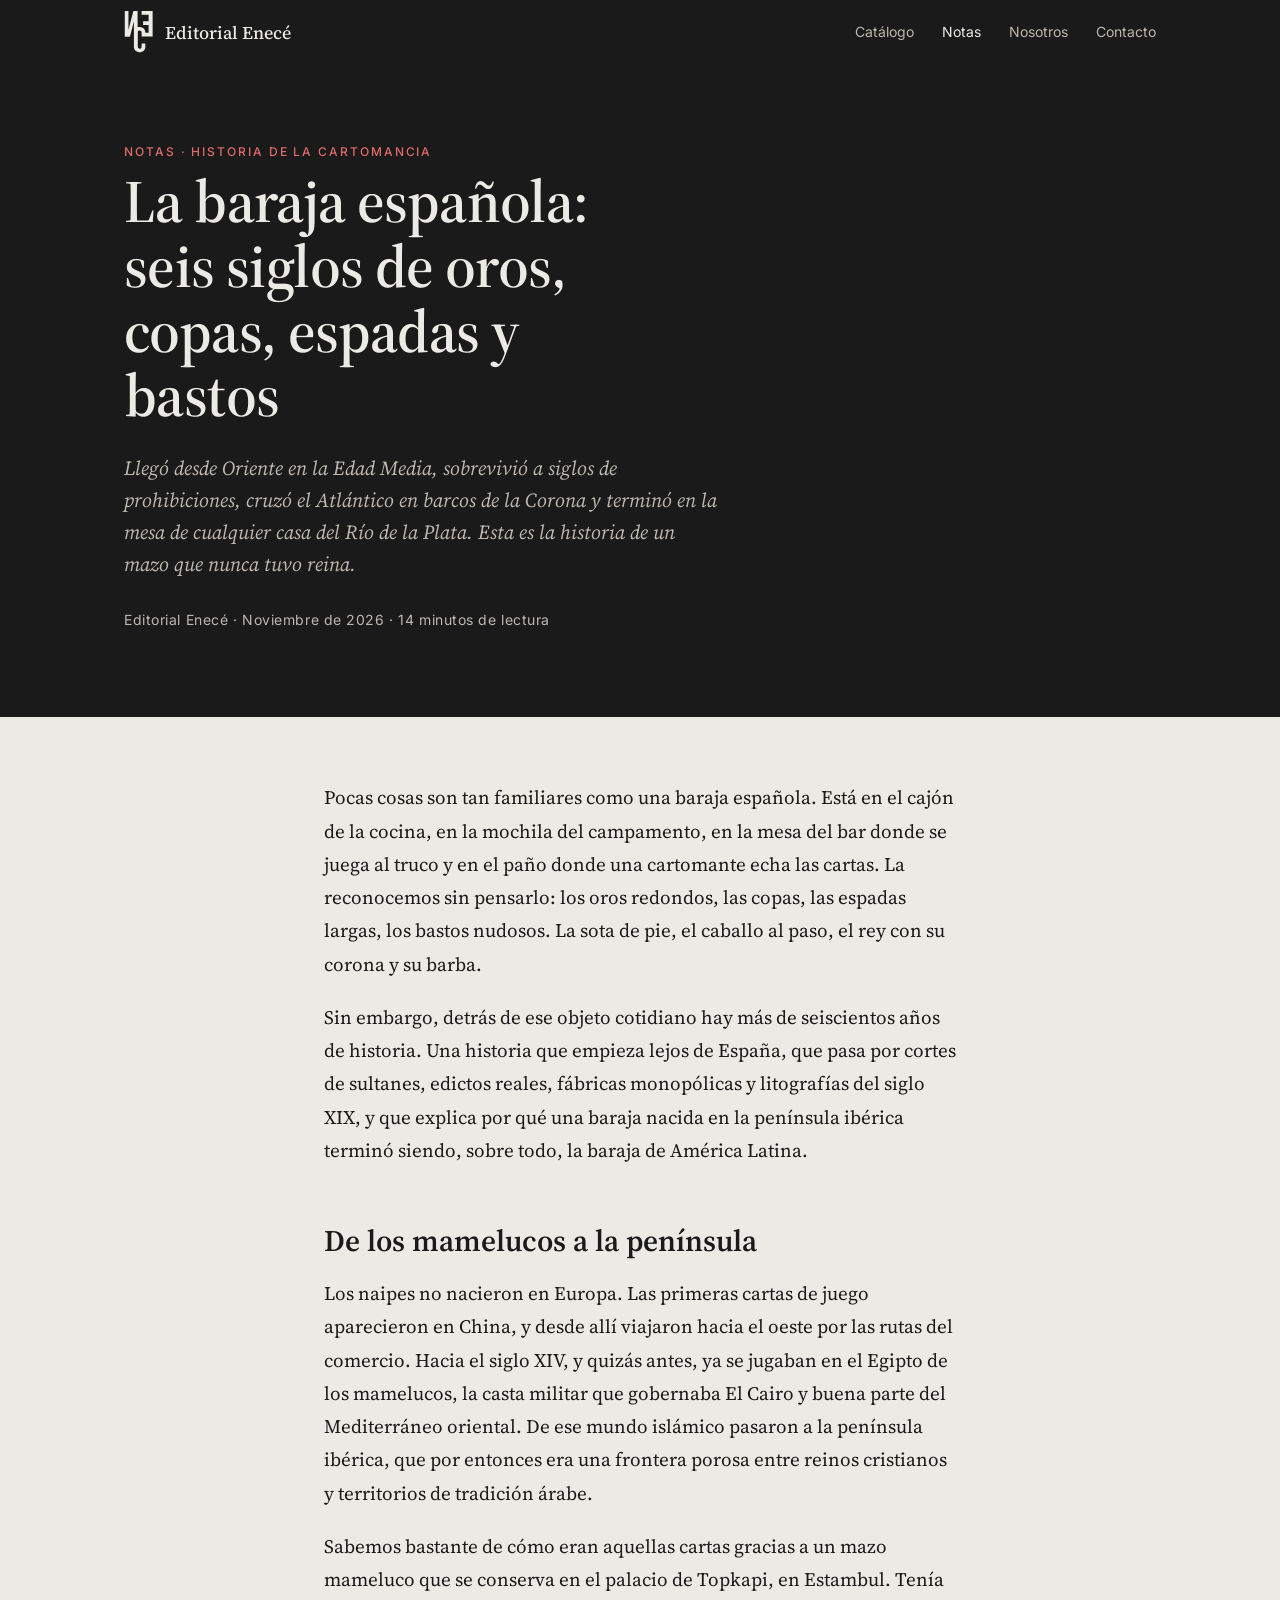
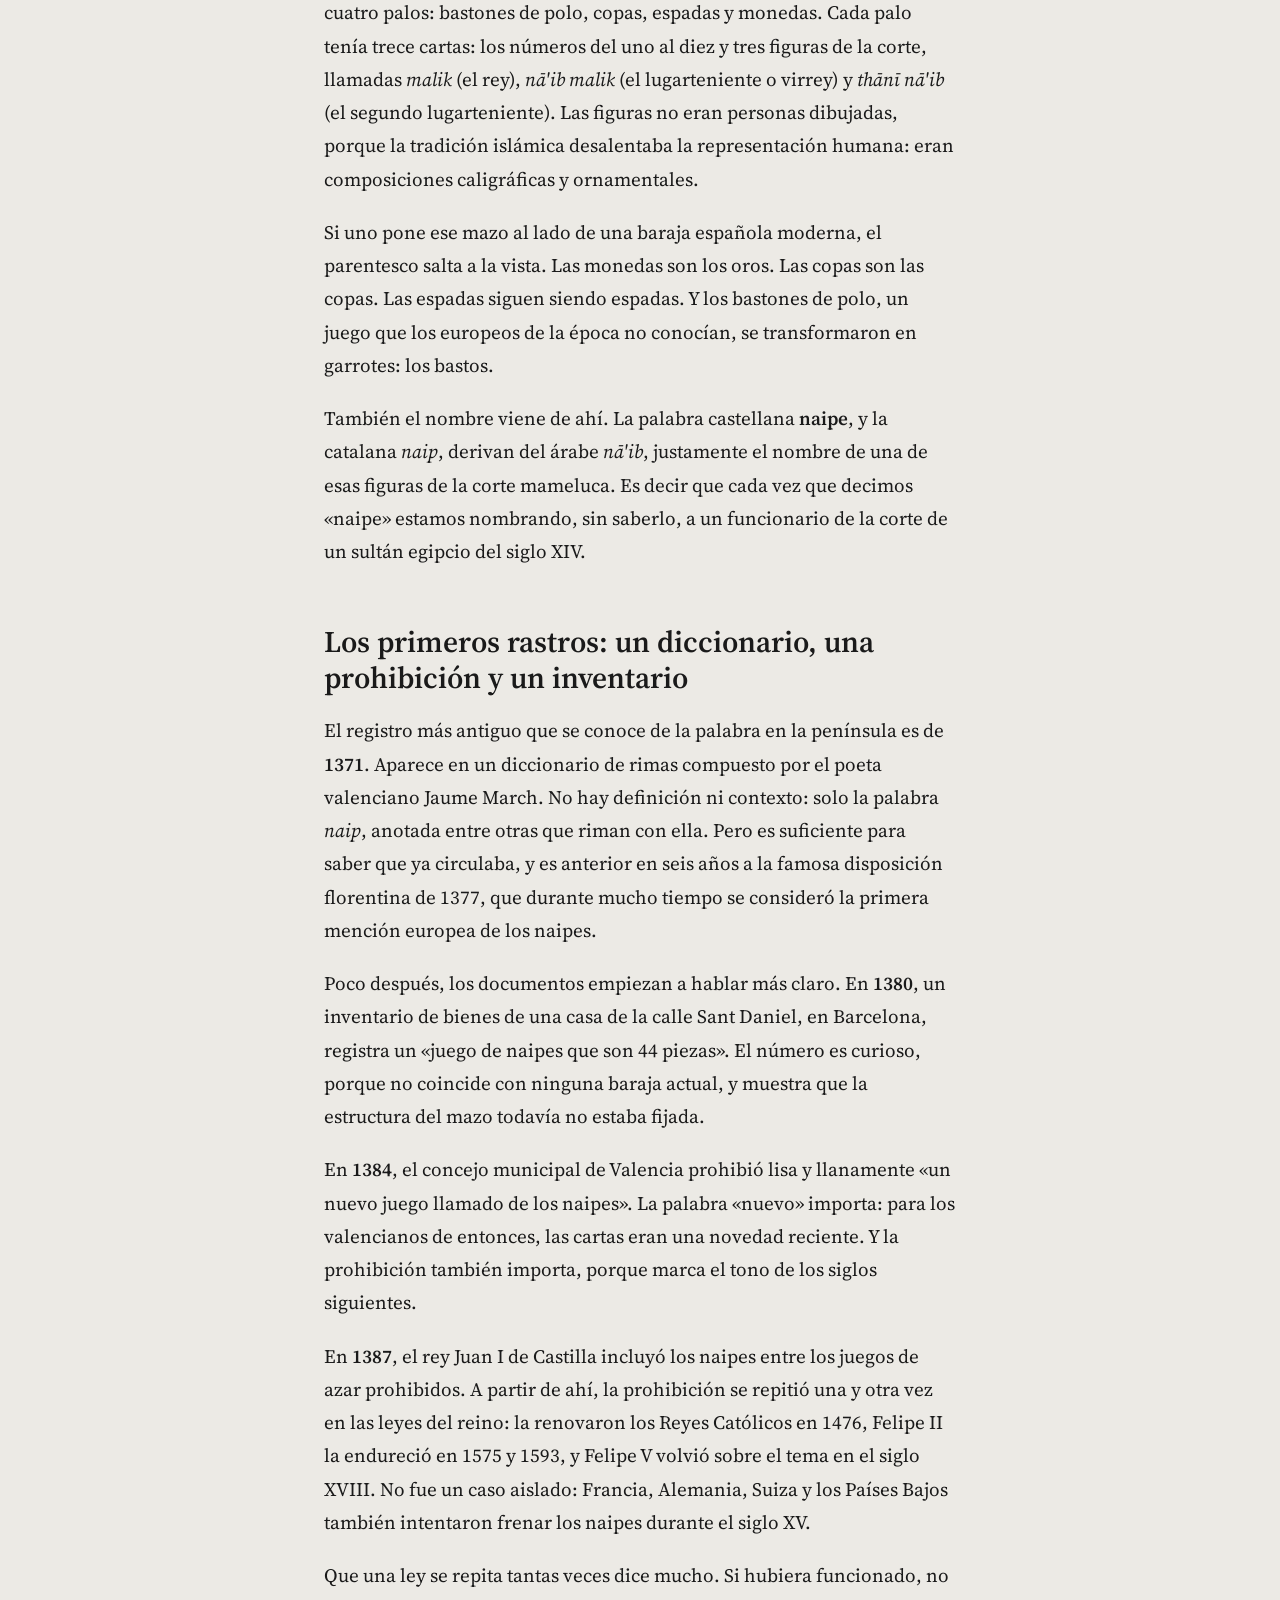
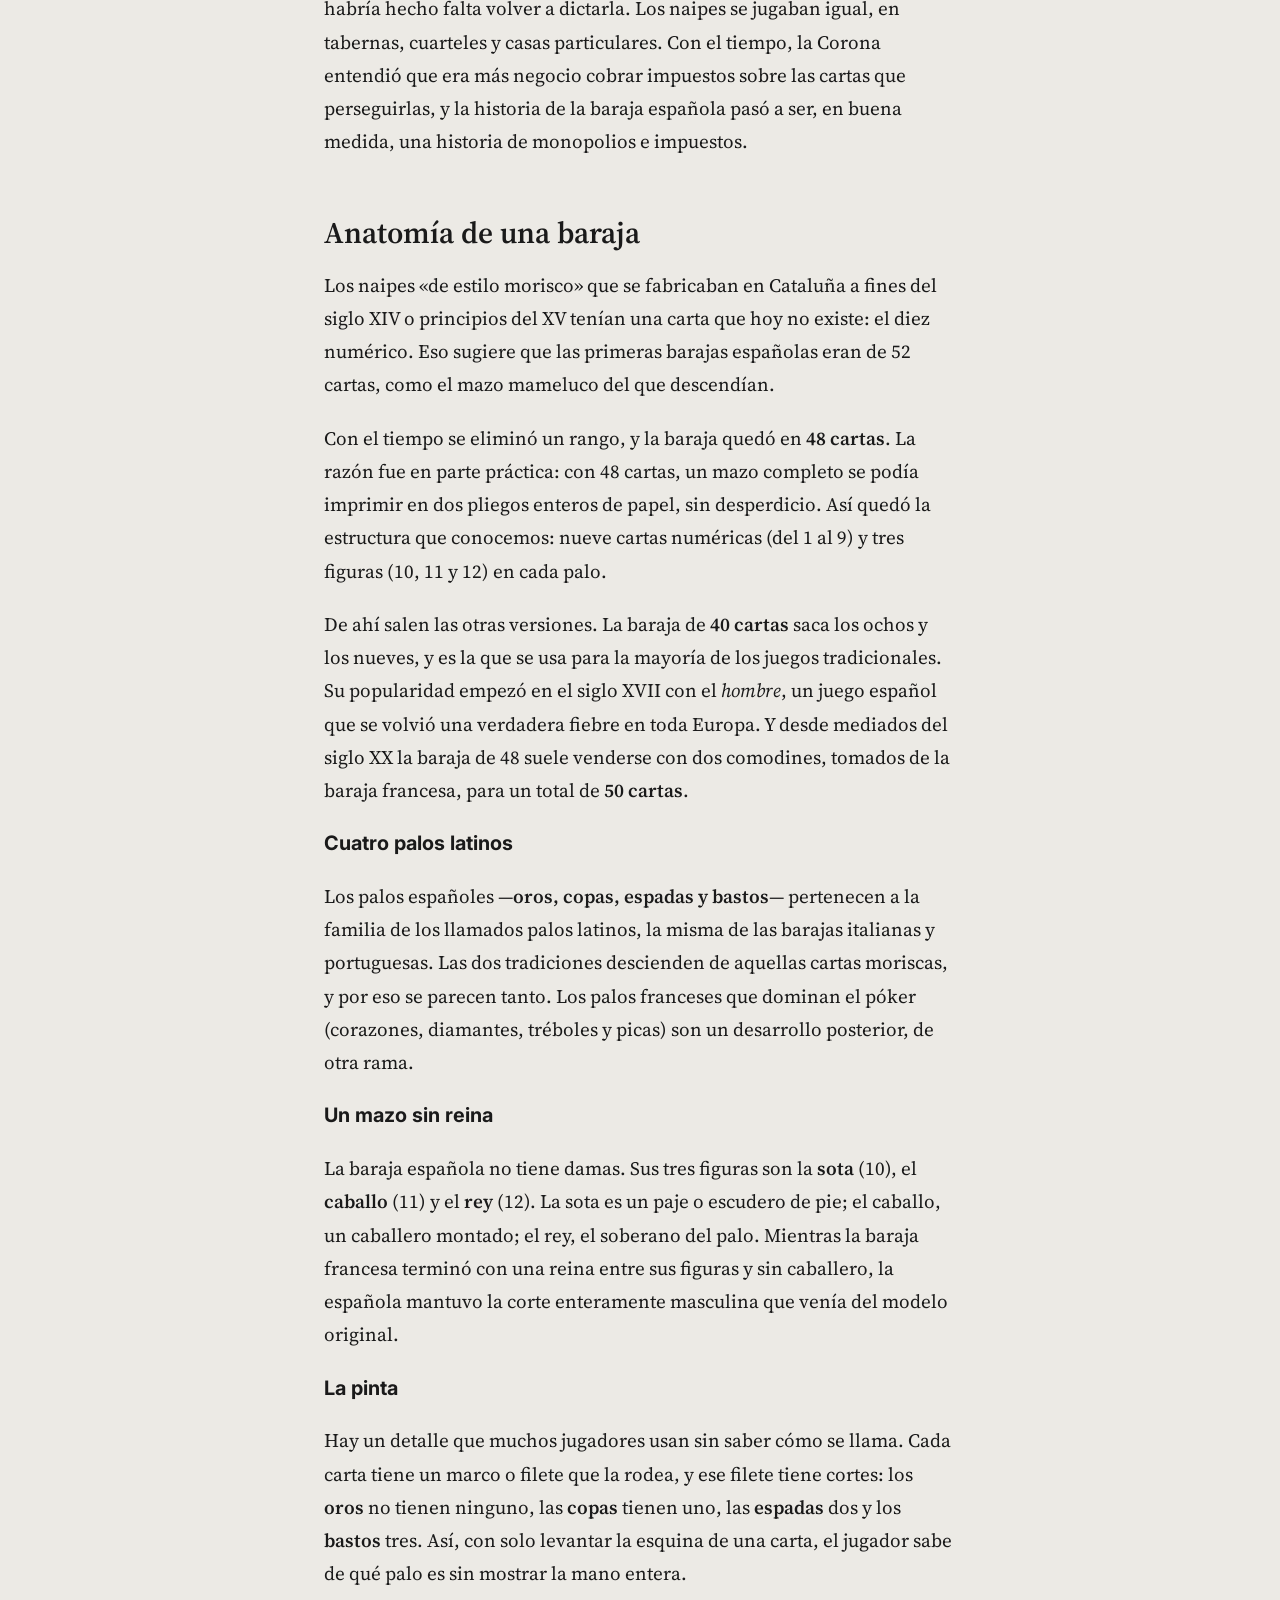
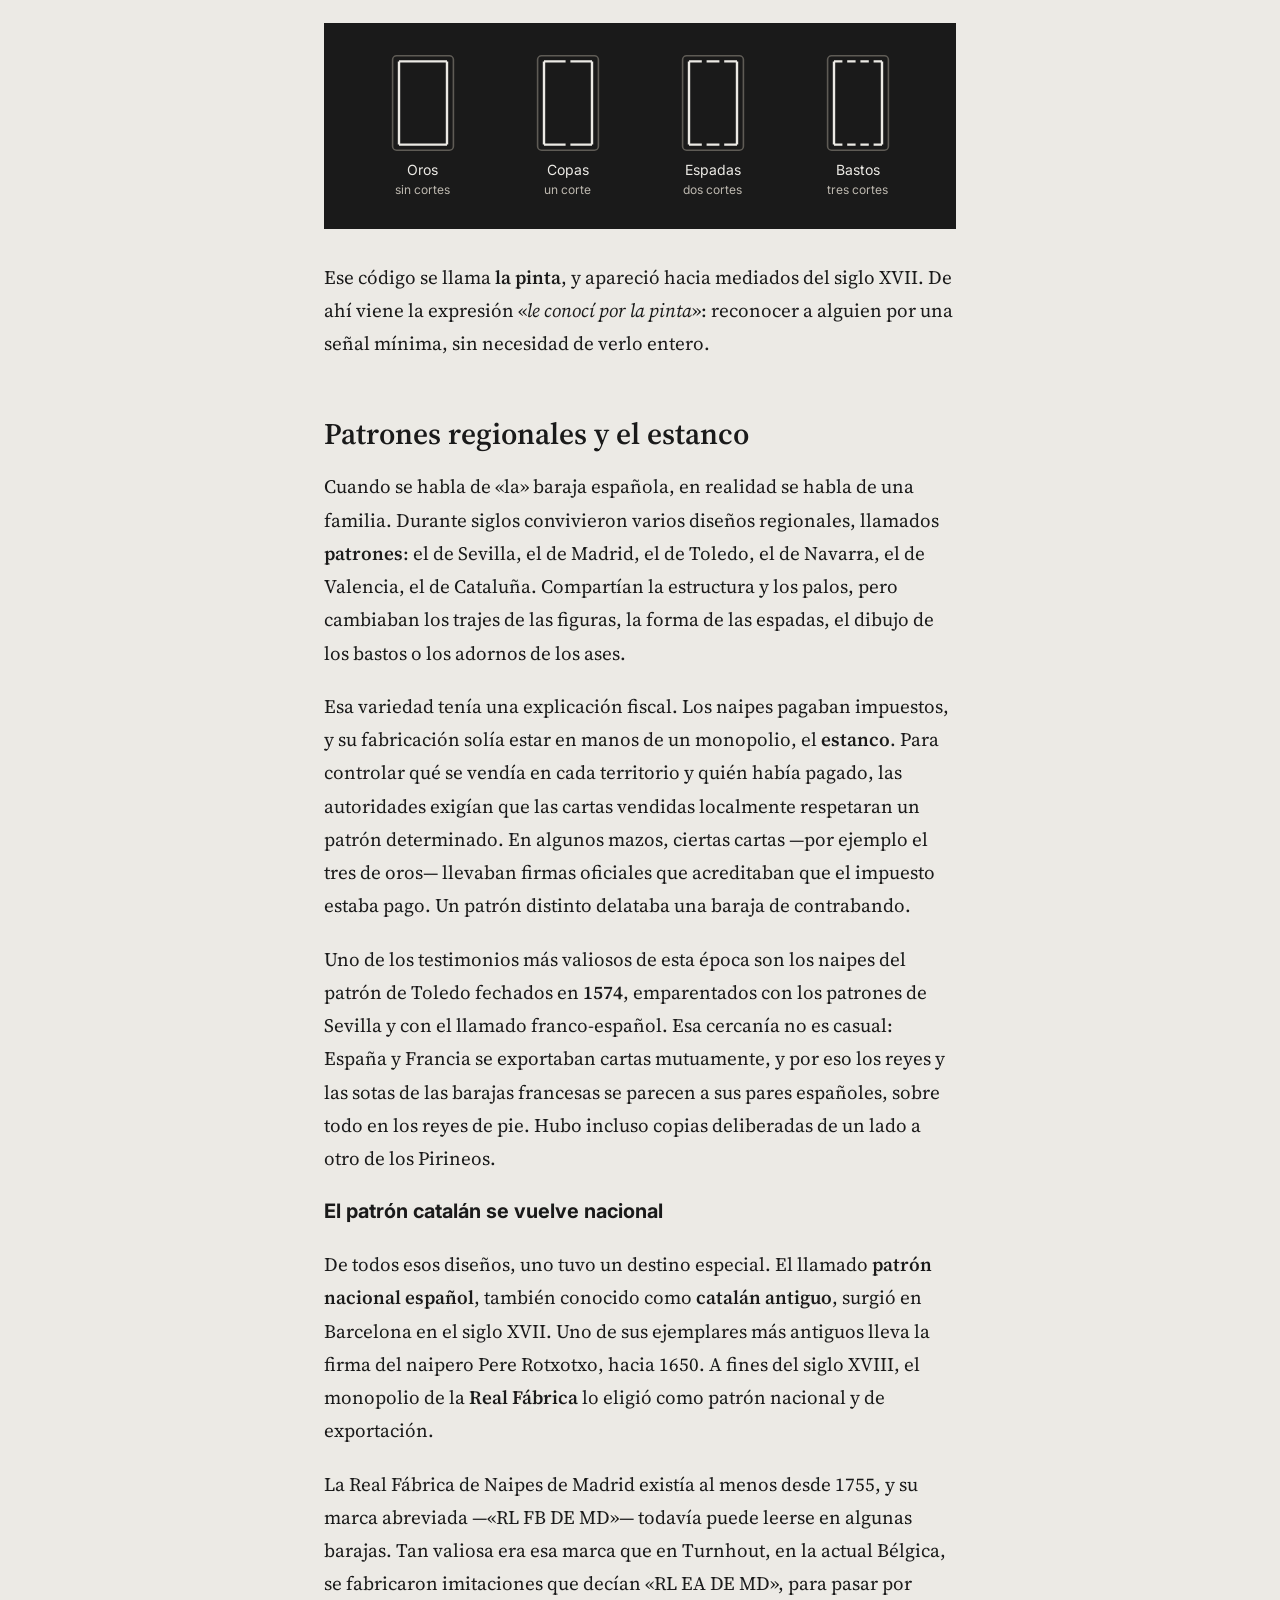
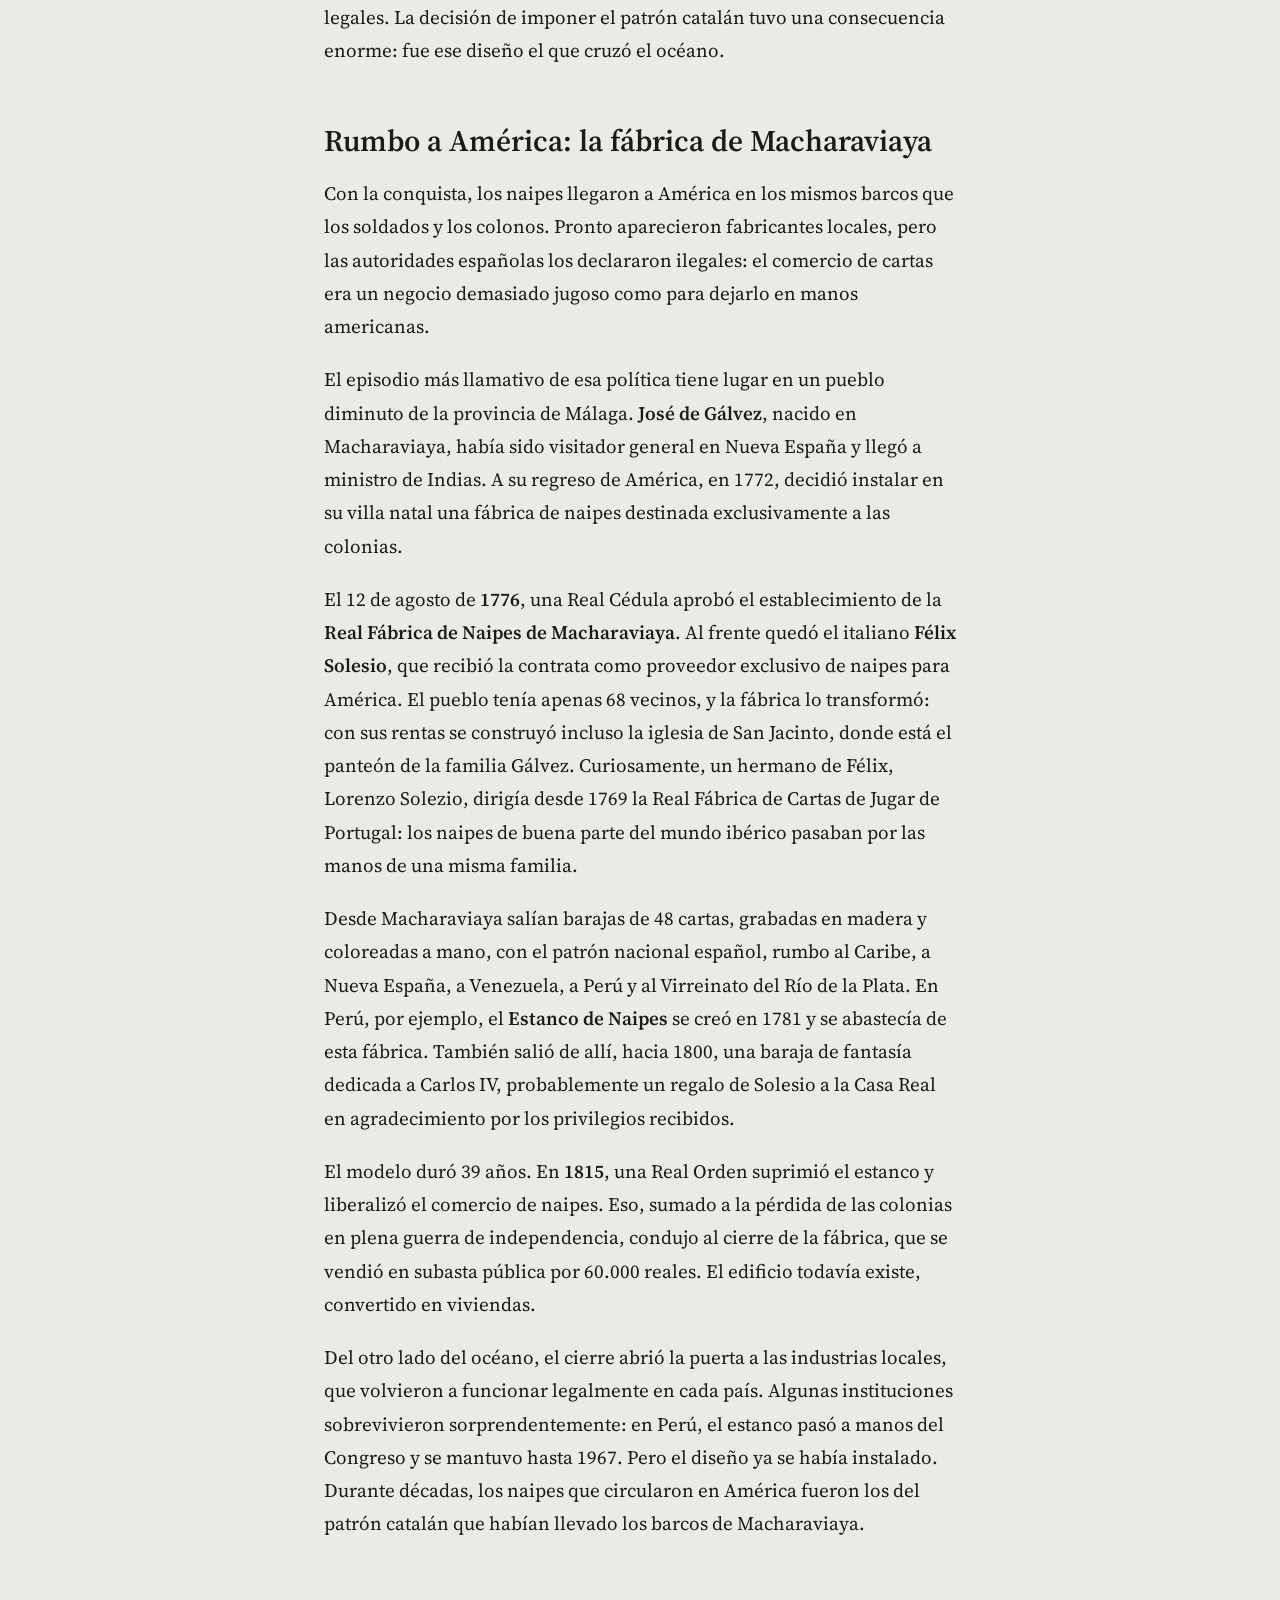
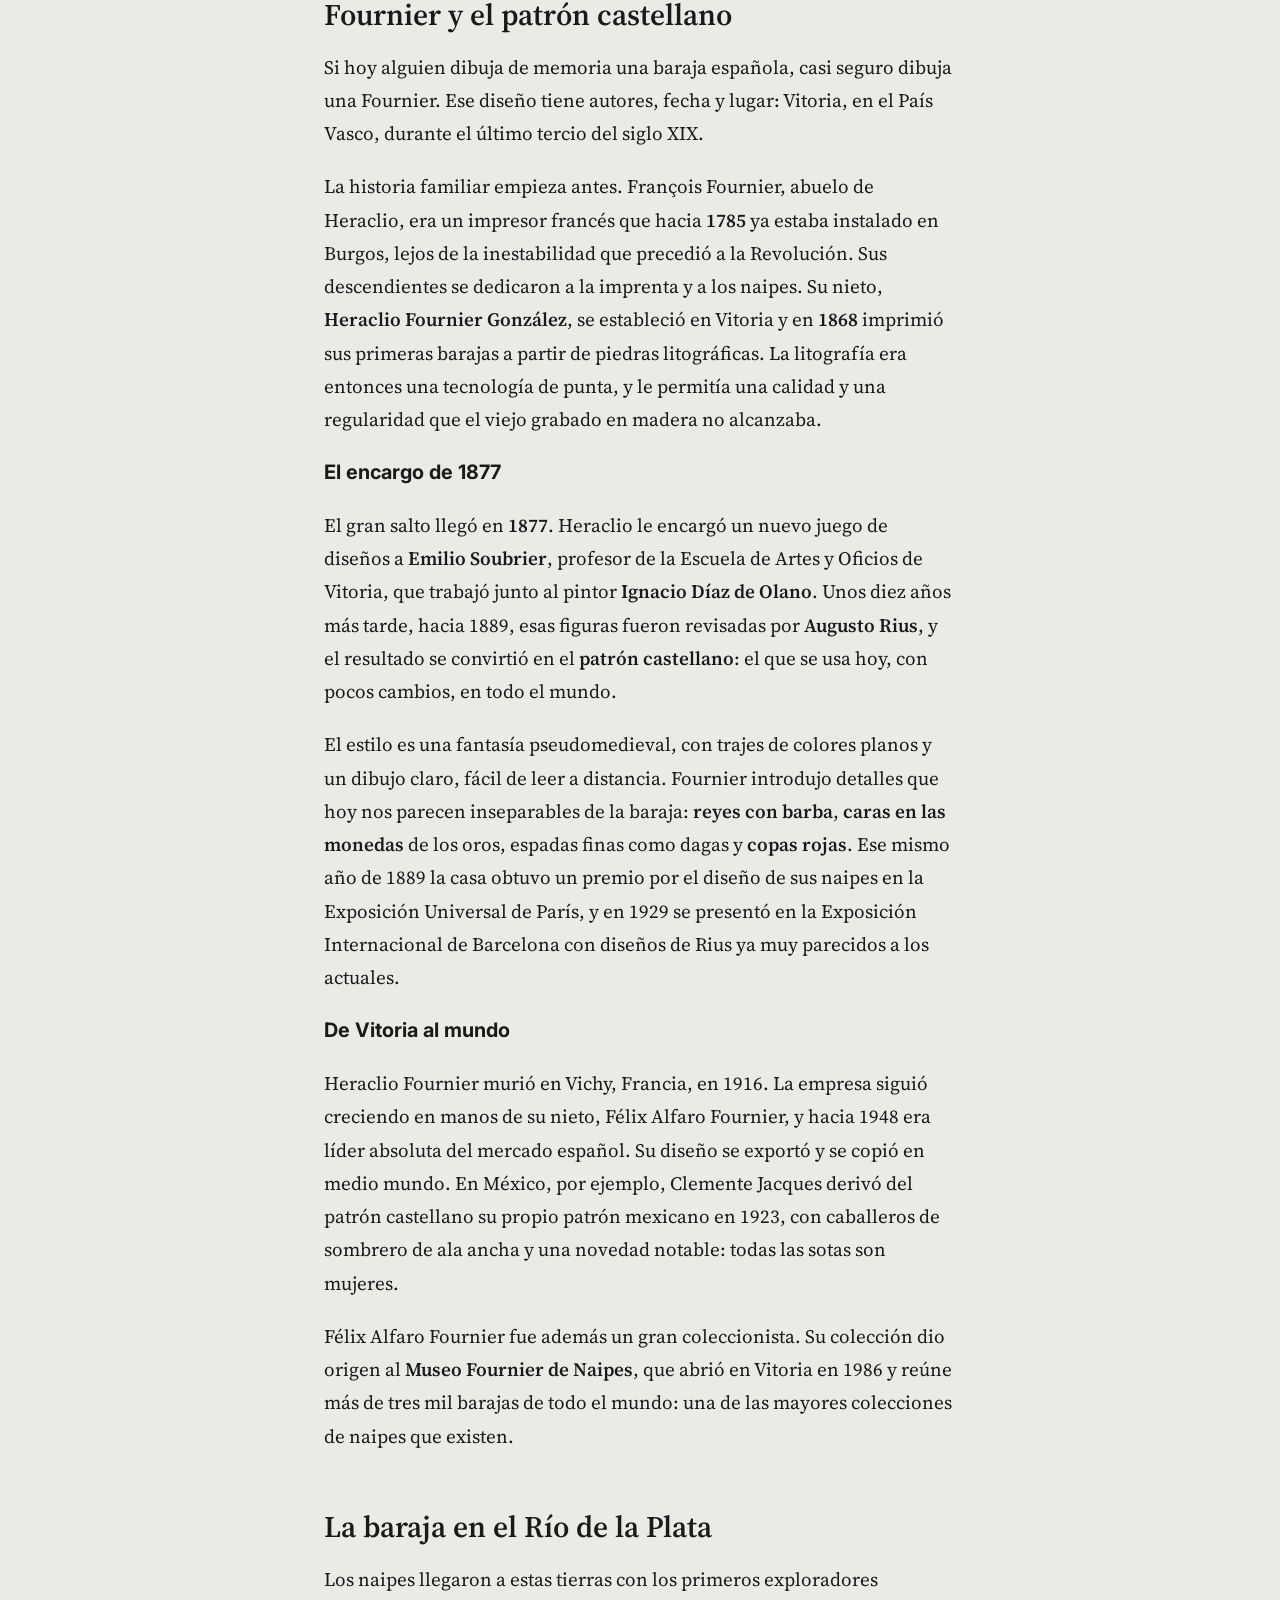
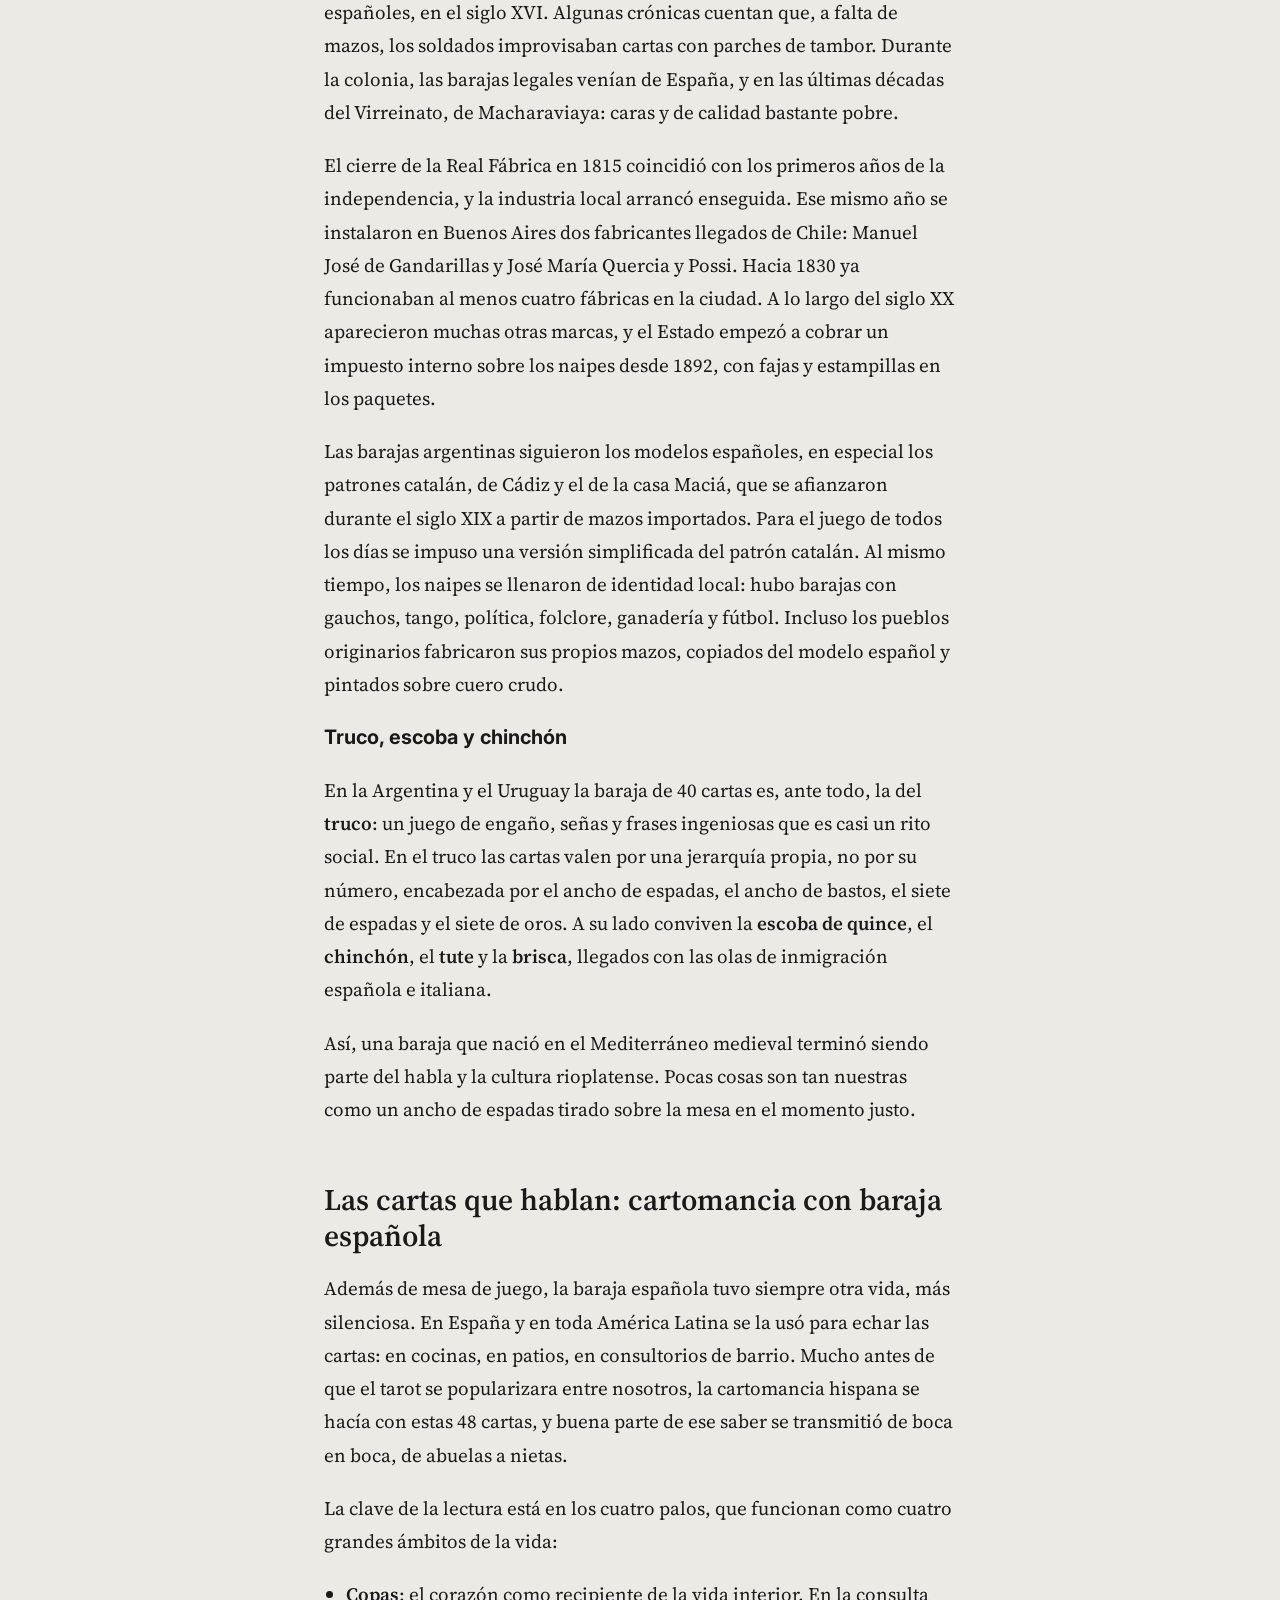
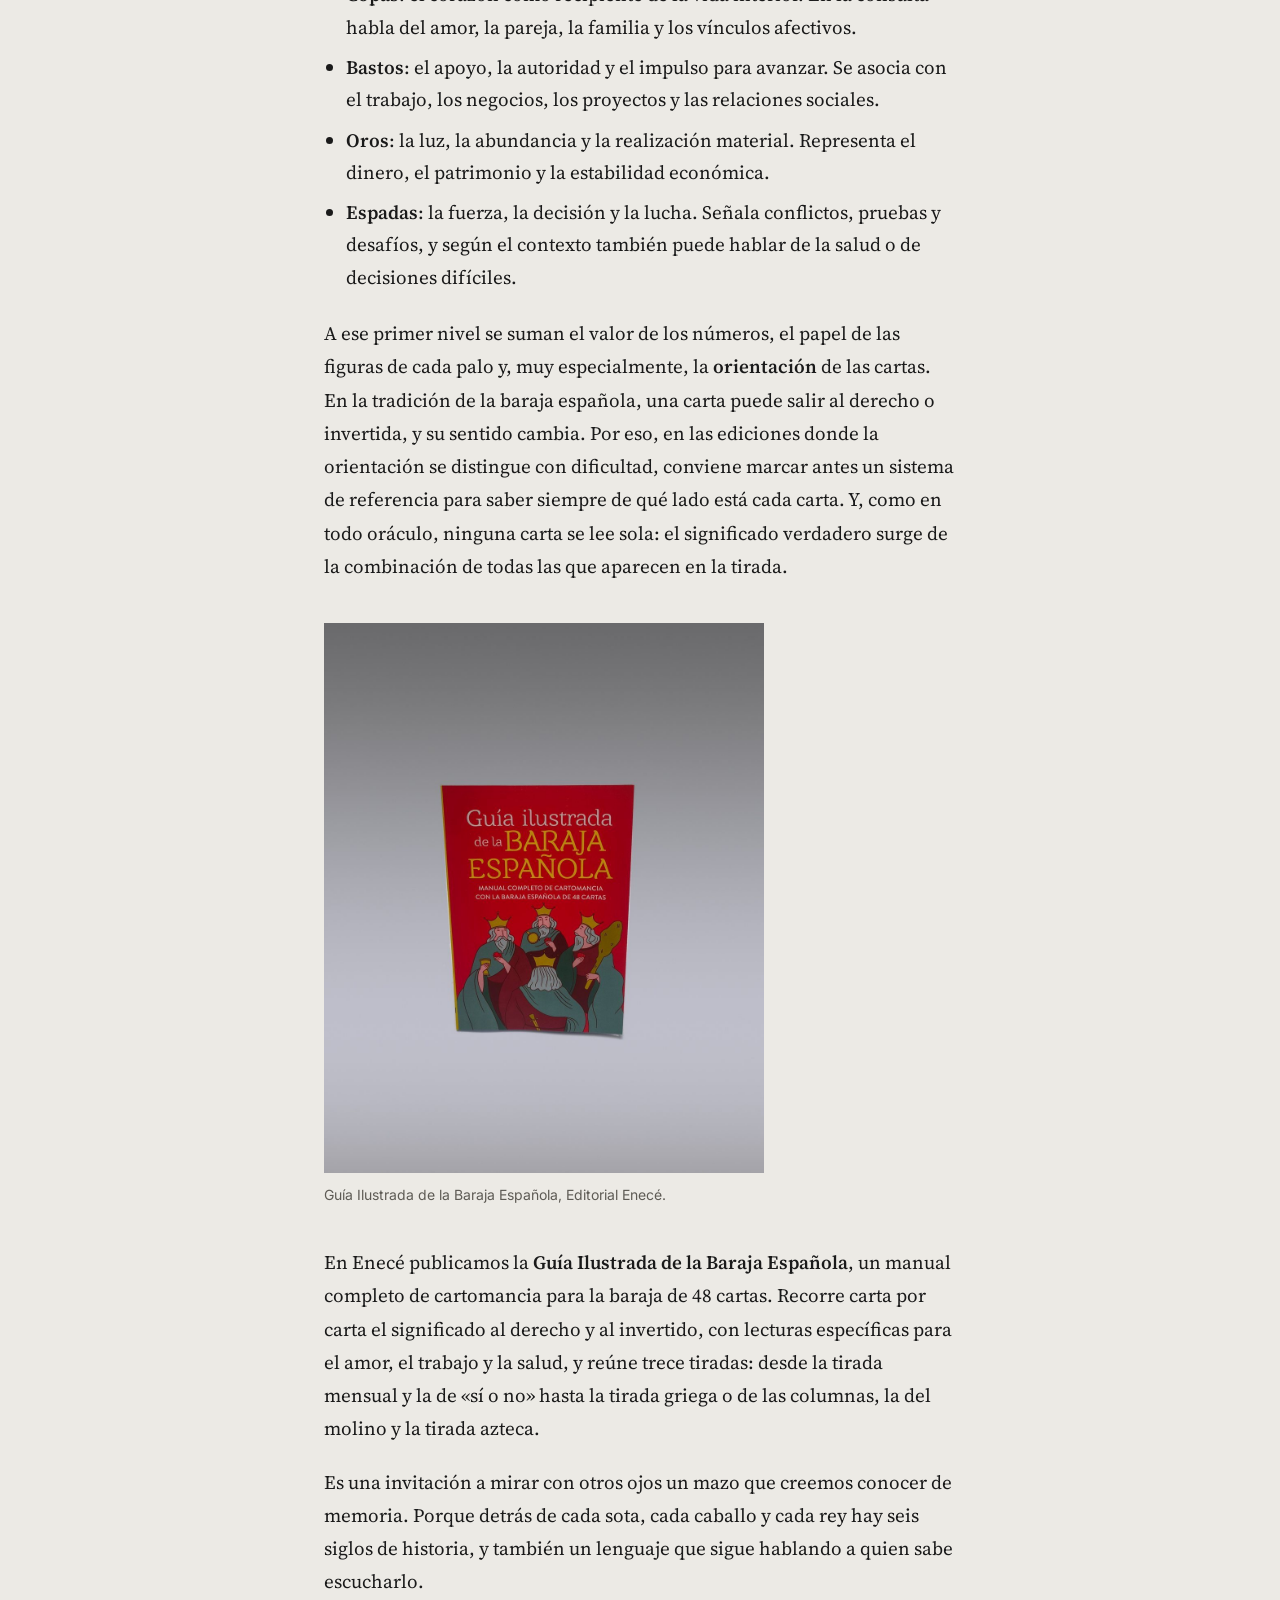
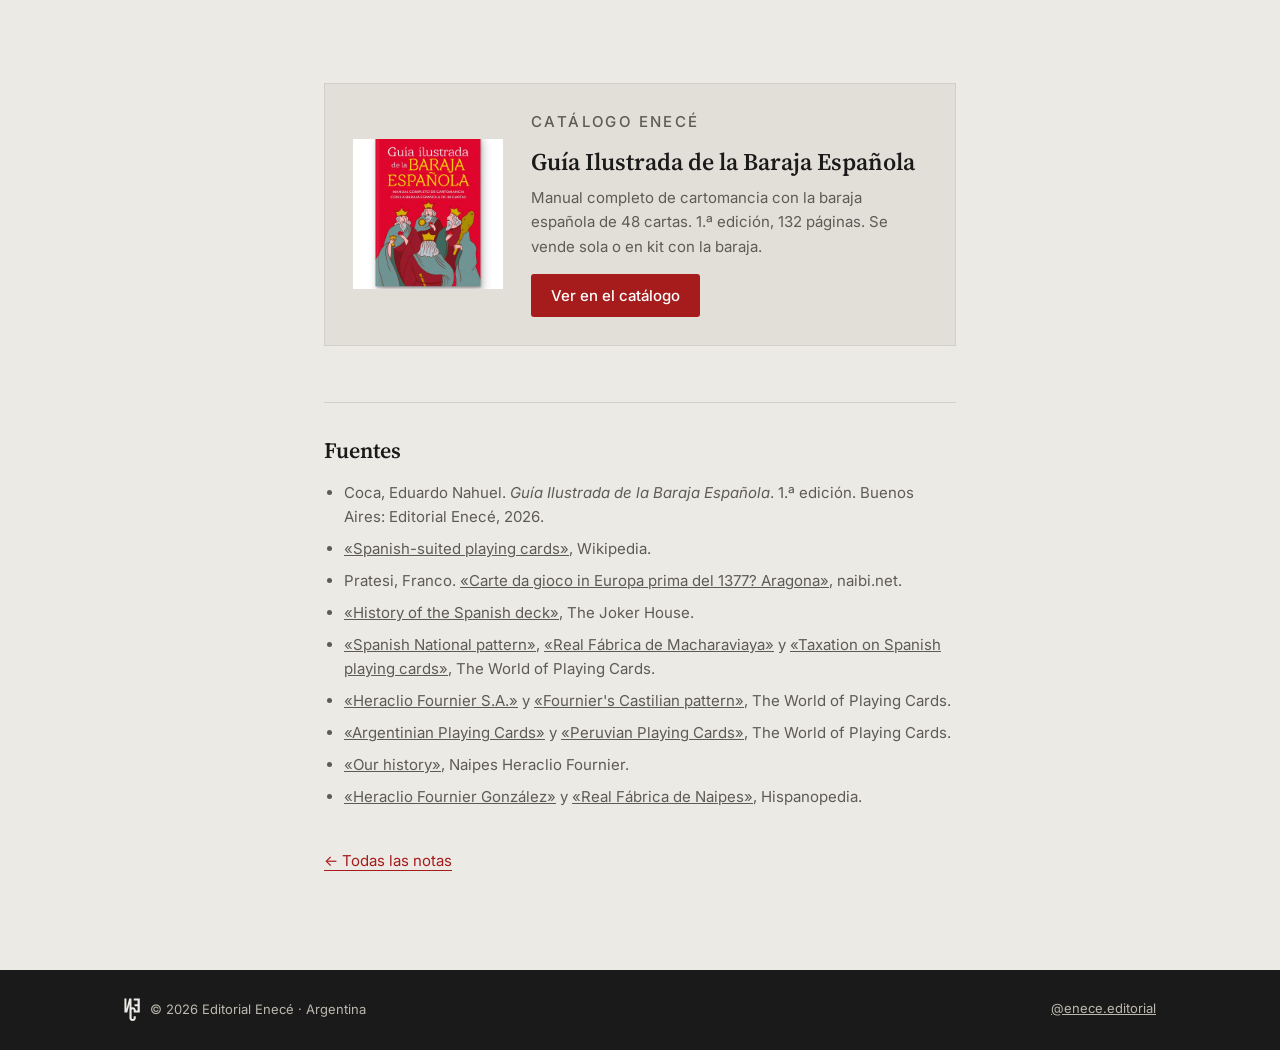
<file: notas/la-baraja-espanola/index.html>
<!DOCTYPE html>
<html lang="es-AR">
<head>
<meta charset="utf-8">
<meta name="viewport" content="width=device-width, initial-scale=1">
<title>La baraja española: seis siglos de oros, copas, espadas y bastos — Notas de Editorial Enecé</title>
<meta name="description" content="La historia de la baraja española: de los naipes mamelucos a las primeras prohibiciones, la pinta, los patrones regionales, la fábrica de Macharaviaya, Fournier y su lugar en el Río de la Plata y en la cartomancia.">
<meta property="og:title" content="La baraja española: seis siglos de oros, copas, espadas y bastos">
<meta property="og:description" content="Llegó desde Oriente, sobrevivió a siglos de prohibiciones y cruzó el Atlántico. La historia de un mazo que nunca tuvo reina.">
<meta property="og:type" content="article">
<meta property="og:image" content="https://editorialenece.com.ar/img/notas/la-baraja-espanola/guia-baraja-espanola.jpg">
<link rel="icon" href="/img/favicon.svg" type="image/svg+xml">
<link rel="preconnect" href="https://fonts.googleapis.com">
<link rel="preconnect" href="https://fonts.gstatic.com" crossorigin>
<link href="https://fonts.googleapis.com/css2?family=Source+Serif+4:ital,opsz,wght@0,8..60,400;0,8..60,500;0,8..60,600;1,8..60,400&family=Inter:wght@400;500&display=swap" rel="stylesheet">
<link rel="stylesheet" href="/css/notas.css">
</head>
<body>

<header class="cabecera">
  <div class="contenedor">
    <a class="logo" href="/" aria-label="Editorial Enecé, inicio"><img src="/img/logo-blanco.svg" alt=""><span>Editorial Enecé</span></a>
    <nav aria-label="Principal">
      <ul class="menu">
        <li><a href="/#catalogo">Catálogo</a></li>
        <li><a href="/notas/" aria-current="page">Notas</a></li>
        <li><a href="/#nosotros">Nosotros</a></li>
        <li><a href="/#contacto">Contacto</a></li>
      </ul>
    </nav>
  </div>
</header>

<main>
<article>
  <div class="nota-cabecera">
    <div class="contenedor">
      <p class="etiqueta">Notas · Historia de la cartomancia</p>
      <h1>La baraja española: seis siglos de oros, copas, espadas y bastos</h1>
      <p class="bajada">Llegó desde Oriente en la Edad Media, sobrevivió a siglos de prohibiciones, cruzó el Atlántico en barcos de la Corona y terminó en la mesa de cualquier casa del Río de la Plata. Esta es la historia de un mazo que nunca tuvo reina.</p>
      <p class="meta">Editorial Enecé · Noviembre de 2026 · 14 minutos de lectura</p>
    </div>
  </div>

  <div class="cuerpo">
    <p>Pocas cosas son tan familiares como una baraja española. Está en el cajón de la cocina, en la mochila del campamento, en la mesa del bar donde se juega al truco y en el paño donde una cartomante echa las cartas. La reconocemos sin pensarlo: los oros redondos, las copas, las espadas largas, los bastos nudosos. La sota de pie, el caballo al paso, el rey con su corona y su barba.</p>
    <p>Sin embargo, detrás de ese objeto cotidiano hay más de seiscientos años de historia. Una historia que empieza lejos de España, que pasa por cortes de sultanes, edictos reales, fábricas monopólicas y litografías del siglo XIX, y que explica por qué una baraja nacida en la península ibérica terminó siendo, sobre todo, la baraja de América Latina.</p>

    <h2>De los mamelucos a la península</h2>
    <p>Los naipes no nacieron en Europa. Las primeras cartas de juego aparecieron en China, y desde allí viajaron hacia el oeste por las rutas del comercio. Hacia el siglo XIV, y quizás antes, ya se jugaban en el Egipto de los mamelucos, la casta militar que gobernaba El Cairo y buena parte del Mediterráneo oriental. De ese mundo islámico pasaron a la península ibérica, que por entonces era una frontera porosa entre reinos cristianos y territorios de tradición árabe.</p>
    <p>Sabemos bastante de cómo eran aquellas cartas gracias a un mazo mameluco que se conserva en el palacio de Topkapi, en Estambul. Tenía cuatro palos: bastones de polo, copas, espadas y monedas. Cada palo tenía trece cartas: los números del uno al diez y tres figuras de la corte, llamadas <em>malik</em> (el rey), <em>nā'ib malik</em> (el lugarteniente o virrey) y <em>thānī nā'ib</em> (el segundo lugarteniente). Las figuras no eran personas dibujadas, porque la tradición islámica desalentaba la representación humana: eran composiciones caligráficas y ornamentales.</p>
    <p>Si uno pone ese mazo al lado de una baraja española moderna, el parentesco salta a la vista. Las monedas son los oros. Las copas son las copas. Las espadas siguen siendo espadas. Y los bastones de polo, un juego que los europeos de la época no conocían, se transformaron en garrotes: los bastos.</p>
    <p>También el nombre viene de ahí. La palabra castellana <strong>naipe</strong>, y la catalana <em>naip</em>, derivan del árabe <em>nā'ib</em>, justamente el nombre de una de esas figuras de la corte mameluca. Es decir que cada vez que decimos «naipe» estamos nombrando, sin saberlo, a un funcionario de la corte de un sultán egipcio del siglo XIV.</p>

    <h2>Los primeros rastros: un diccionario, una prohibición y un inventario</h2>
    <p>El registro más antiguo que se conoce de la palabra en la península es de <strong>1371</strong>. Aparece en un diccionario de rimas compuesto por el poeta valenciano Jaume March. No hay definición ni contexto: solo la palabra <em>naip</em>, anotada entre otras que riman con ella. Pero es suficiente para saber que ya circulaba, y es anterior en seis años a la famosa disposición florentina de 1377, que durante mucho tiempo se consideró la primera mención europea de los naipes.</p>
    <p>Poco después, los documentos empiezan a hablar más claro. En <strong>1380</strong>, un inventario de bienes de una casa de la calle Sant Daniel, en Barcelona, registra un «juego de naipes que son 44 piezas». El número es curioso, porque no coincide con ninguna baraja actual, y muestra que la estructura del mazo todavía no estaba fijada.</p>
    <p>En <strong>1384</strong>, el concejo municipal de Valencia prohibió lisa y llanamente «un nuevo juego llamado de los naipes». La palabra «nuevo» importa: para los valencianos de entonces, las cartas eran una novedad reciente. Y la prohibición también importa, porque marca el tono de los siglos siguientes.</p>
    <p>En <strong>1387</strong>, el rey Juan I de Castilla incluyó los naipes entre los juegos de azar prohibidos. A partir de ahí, la prohibición se repitió una y otra vez en las leyes del reino: la renovaron los Reyes Católicos en 1476, Felipe II la endureció en 1575 y 1593, y Felipe V volvió sobre el tema en el siglo XVIII. No fue un caso aislado: Francia, Alemania, Suiza y los Países Bajos también intentaron frenar los naipes durante el siglo XV.</p>
    <p>Que una ley se repita tantas veces dice mucho. Si hubiera funcionado, no habría hecho falta volver a dictarla. Los naipes se jugaban igual, en tabernas, cuarteles y casas particulares. Con el tiempo, la Corona entendió que era más negocio cobrar impuestos sobre las cartas que perseguirlas, y la historia de la baraja española pasó a ser, en buena medida, una historia de monopolios e impuestos.</p>

    <h2>Anatomía de una baraja</h2>
    <p>Los naipes «de estilo morisco» que se fabricaban en Cataluña a fines del siglo XIV o principios del XV tenían una carta que hoy no existe: el diez numérico. Eso sugiere que las primeras barajas españolas eran de 52 cartas, como el mazo mameluco del que descendían.</p>
    <p>Con el tiempo se eliminó un rango, y la baraja quedó en <strong>48 cartas</strong>. La razón fue en parte práctica: con 48 cartas, un mazo completo se podía imprimir en dos pliegos enteros de papel, sin desperdicio. Así quedó la estructura que conocemos: nueve cartas numéricas (del 1 al 9) y tres figuras (10, 11 y 12) en cada palo.</p>
    <p>De ahí salen las otras versiones. La baraja de <strong>40 cartas</strong> saca los ochos y los nueves, y es la que se usa para la mayoría de los juegos tradicionales. Su popularidad empezó en el siglo XVII con el <em>hombre</em>, un juego español que se volvió una verdadera fiebre en toda Europa. Y desde mediados del siglo XX la baraja de 48 suele venderse con dos comodines, tomados de la baraja francesa, para un total de <strong>50 cartas</strong>.</p>
    <h3>Cuatro palos latinos</h3>
    <p>Los palos españoles —<strong>oros, copas, espadas y bastos</strong>— pertenecen a la familia de los llamados palos latinos, la misma de las barajas italianas y portuguesas. Las dos tradiciones descienden de aquellas cartas moriscas, y por eso se parecen tanto. Los palos franceses que dominan el póker (corazones, diamantes, tréboles y picas) son un desarrollo posterior, de otra rama.</p>
    <h3>Un mazo sin reina</h3>
    <p>La baraja española no tiene damas. Sus tres figuras son la <strong>sota</strong> (10), el <strong>caballo</strong> (11) y el <strong>rey</strong> (12). La sota es un paje o escudero de pie; el caballo, un caballero montado; el rey, el soberano del palo. Mientras la baraja francesa terminó con una reina entre sus figuras y sin caballero, la española mantuvo la corte enteramente masculina que venía del modelo original.</p>
    <h3>La pinta</h3>
    <p>Hay un detalle que muchos jugadores usan sin saber cómo se llama. Cada carta tiene un marco o filete que la rodea, y ese filete tiene cortes: los <strong>oros</strong> no tienen ninguno, las <strong>copas</strong> tienen uno, las <strong>espadas</strong> dos y los <strong>bastos</strong> tres. Así, con solo levantar la esquina de una carta, el jugador sabe de qué palo es sin mostrar la mano entera.</p>
    <div class="figuras-zener figuras-pinta" role="img" aria-label="La pinta: el filete de los oros no tiene cortes, el de las copas tiene uno, el de las espadas dos y el de los bastos tres">
      <div><svg viewBox="0 0 80 120" aria-hidden="true"><rect x="2" y="1" width="76" height="118" rx="5" fill="none" stroke="#5E5B55" stroke-width="2"/><path d="M10 8H70M10 112H70M10 8V112M70 8V112" fill="none" stroke="#ECEAE5" stroke-width="3"/></svg>Oros<small>sin cortes</small></div>
      <div><svg viewBox="0 0 80 120" aria-hidden="true"><rect x="2" y="1" width="76" height="118" rx="5" fill="none" stroke="#5E5B55" stroke-width="2"/><path d="M10.0 8H37.0M43.0 8H70.0M10.0 112H37.0M43.0 112H70.0M10 8V112M70 8V112" fill="none" stroke="#ECEAE5" stroke-width="3"/></svg>Copas<small>un corte</small></div>
      <div><svg viewBox="0 0 80 120" aria-hidden="true"><rect x="2" y="1" width="76" height="118" rx="5" fill="none" stroke="#5E5B55" stroke-width="2"/><path d="M10.0 8H26.0M32.0 8H48.0M54.0 8H70.0M10.0 112H26.0M32.0 112H48.0M54.0 112H70.0M10 8V112M70 8V112" fill="none" stroke="#ECEAE5" stroke-width="3"/></svg>Espadas<small>dos cortes</small></div>
      <div><svg viewBox="0 0 80 120" aria-hidden="true"><rect x="2" y="1" width="76" height="118" rx="5" fill="none" stroke="#5E5B55" stroke-width="2"/><path d="M10.0 8H20.5M26.5 8H37.0M43.0 8H53.5M59.5 8H70.0M10.0 112H20.5M26.5 112H37.0M43.0 112H53.5M59.5 112H70.0M10 8V112M70 8V112" fill="none" stroke="#ECEAE5" stroke-width="3"/></svg>Bastos<small>tres cortes</small></div>
    </div>
    <p>Ese código se llama <strong>la pinta</strong>, y apareció hacia mediados del siglo XVII. De ahí viene la expresión «<em>le conocí por la pinta</em>»: reconocer a alguien por una señal mínima, sin necesidad de verlo entero.</p>

    <h2>Patrones regionales y el estanco</h2>
    <p>Cuando se habla de «la» baraja española, en realidad se habla de una familia. Durante siglos convivieron varios diseños regionales, llamados <strong>patrones</strong>: el de Sevilla, el de Madrid, el de Toledo, el de Navarra, el de Valencia, el de Cataluña. Compartían la estructura y los palos, pero cambiaban los trajes de las figuras, la forma de las espadas, el dibujo de los bastos o los adornos de los ases.</p>
    <p>Esa variedad tenía una explicación fiscal. Los naipes pagaban impuestos, y su fabricación solía estar en manos de un monopolio, el <strong>estanco</strong>. Para controlar qué se vendía en cada territorio y quién había pagado, las autoridades exigían que las cartas vendidas localmente respetaran un patrón determinado. En algunos mazos, ciertas cartas —por ejemplo el tres de oros— llevaban firmas oficiales que acreditaban que el impuesto estaba pago. Un patrón distinto delataba una baraja de contrabando.</p>
    <p>Uno de los testimonios más valiosos de esta época son los naipes del patrón de Toledo fechados en <strong>1574</strong>, emparentados con los patrones de Sevilla y con el llamado franco-español. Esa cercanía no es casual: España y Francia se exportaban cartas mutuamente, y por eso los reyes y las sotas de las barajas francesas se parecen a sus pares españoles, sobre todo en los reyes de pie. Hubo incluso copias deliberadas de un lado a otro de los Pirineos.</p>
    <h3>El patrón catalán se vuelve nacional</h3>
    <p>De todos esos diseños, uno tuvo un destino especial. El llamado <strong>patrón nacional español</strong>, también conocido como <strong>catalán antiguo</strong>, surgió en Barcelona en el siglo XVII. Uno de sus ejemplares más antiguos lleva la firma del naipero Pere Rotxotxo, hacia 1650. A fines del siglo XVIII, el monopolio de la <strong>Real Fábrica</strong> lo eligió como patrón nacional y de exportación.</p>
    <p>La Real Fábrica de Naipes de Madrid existía al menos desde 1755, y su marca abreviada —«RL FB DE MD»— todavía puede leerse en algunas barajas. Tan valiosa era esa marca que en Turnhout, en la actual Bélgica, se fabricaron imitaciones que decían «RL EA DE MD», para pasar por legales. La decisión de imponer el patrón catalán tuvo una consecuencia enorme: fue ese diseño el que cruzó el océano.</p>

    <h2>Rumbo a América: la fábrica de Macharaviaya</h2>
    <p>Con la conquista, los naipes llegaron a América en los mismos barcos que los soldados y los colonos. Pronto aparecieron fabricantes locales, pero las autoridades españolas los declararon ilegales: el comercio de cartas era un negocio demasiado jugoso como para dejarlo en manos americanas.</p>
    <p>El episodio más llamativo de esa política tiene lugar en un pueblo diminuto de la provincia de Málaga. <strong>José de Gálvez</strong>, nacido en Macharaviaya, había sido visitador general en Nueva España y llegó a ministro de Indias. A su regreso de América, en 1772, decidió instalar en su villa natal una fábrica de naipes destinada exclusivamente a las colonias.</p>
    <p>El 12 de agosto de <strong>1776</strong>, una Real Cédula aprobó el establecimiento de la <strong>Real Fábrica de Naipes de Macharaviaya</strong>. Al frente quedó el italiano <strong>Félix Solesio</strong>, que recibió la contrata como proveedor exclusivo de naipes para América. El pueblo tenía apenas 68 vecinos, y la fábrica lo transformó: con sus rentas se construyó incluso la iglesia de San Jacinto, donde está el panteón de la familia Gálvez. Curiosamente, un hermano de Félix, Lorenzo Solezio, dirigía desde 1769 la Real Fábrica de Cartas de Jugar de Portugal: los naipes de buena parte del mundo ibérico pasaban por las manos de una misma familia.</p>
    <p>Desde Macharaviaya salían barajas de 48 cartas, grabadas en madera y coloreadas a mano, con el patrón nacional español, rumbo al Caribe, a Nueva España, a Venezuela, a Perú y al Virreinato del Río de la Plata. En Perú, por ejemplo, el <strong>Estanco de Naipes</strong> se creó en 1781 y se abastecía de esta fábrica. También salió de allí, hacia 1800, una baraja de fantasía dedicada a Carlos IV, probablemente un regalo de Solesio a la Casa Real en agradecimiento por los privilegios recibidos.</p>
    <p>El modelo duró 39 años. En <strong>1815</strong>, una Real Orden suprimió el estanco y liberalizó el comercio de naipes. Eso, sumado a la pérdida de las colonias en plena guerra de independencia, condujo al cierre de la fábrica, que se vendió en subasta pública por 60.000 reales. El edificio todavía existe, convertido en viviendas.</p>
    <p>Del otro lado del océano, el cierre abrió la puerta a las industrias locales, que volvieron a funcionar legalmente en cada país. Algunas instituciones sobrevivieron sorprendentemente: en Perú, el estanco pasó a manos del Congreso y se mantuvo hasta 1967. Pero el diseño ya se había instalado. Durante décadas, los naipes que circularon en América fueron los del patrón catalán que habían llevado los barcos de Macharaviaya.</p>

    <h2>Fournier y el patrón castellano</h2>
    <p>Si hoy alguien dibuja de memoria una baraja española, casi seguro dibuja una Fournier. Ese diseño tiene autores, fecha y lugar: Vitoria, en el País Vasco, durante el último tercio del siglo XIX.</p>
    <p>La historia familiar empieza antes. François Fournier, abuelo de Heraclio, era un impresor francés que hacia <strong>1785</strong> ya estaba instalado en Burgos, lejos de la inestabilidad que precedió a la Revolución. Sus descendientes se dedicaron a la imprenta y a los naipes. Su nieto, <strong>Heraclio Fournier González</strong>, se estableció en Vitoria y en <strong>1868</strong> imprimió sus primeras barajas a partir de piedras litográficas. La litografía era entonces una tecnología de punta, y le permitía una calidad y una regularidad que el viejo grabado en madera no alcanzaba.</p>
    <h3>El encargo de 1877</h3>
    <p>El gran salto llegó en <strong>1877</strong>. Heraclio le encargó un nuevo juego de diseños a <strong>Emilio Soubrier</strong>, profesor de la Escuela de Artes y Oficios de Vitoria, que trabajó junto al pintor <strong>Ignacio Díaz de Olano</strong>. Unos diez años más tarde, hacia 1889, esas figuras fueron revisadas por <strong>Augusto Rius</strong>, y el resultado se convirtió en el <strong>patrón castellano</strong>: el que se usa hoy, con pocos cambios, en todo el mundo.</p>
    <p>El estilo es una fantasía pseudomedieval, con trajes de colores planos y un dibujo claro, fácil de leer a distancia. Fournier introdujo detalles que hoy nos parecen inseparables de la baraja: <strong>reyes con barba</strong>, <strong>caras en las monedas</strong> de los oros, espadas finas como dagas y <strong>copas rojas</strong>. Ese mismo año de 1889 la casa obtuvo un premio por el diseño de sus naipes en la Exposición Universal de París, y en 1929 se presentó en la Exposición Internacional de Barcelona con diseños de Rius ya muy parecidos a los actuales.</p>
    <h3>De Vitoria al mundo</h3>
    <p>Heraclio Fournier murió en Vichy, Francia, en 1916. La empresa siguió creciendo en manos de su nieto, Félix Alfaro Fournier, y hacia 1948 era líder absoluta del mercado español. Su diseño se exportó y se copió en medio mundo. En México, por ejemplo, Clemente Jacques derivó del patrón castellano su propio patrón mexicano en 1923, con caballeros de sombrero de ala ancha y una novedad notable: todas las sotas son mujeres.</p>
    <p>Félix Alfaro Fournier fue además un gran coleccionista. Su colección dio origen al <strong>Museo Fournier de Naipes</strong>, que abrió en Vitoria en 1986 y reúne más de tres mil barajas de todo el mundo: una de las mayores colecciones de naipes que existen.</p>

    <h2>La baraja en el Río de la Plata</h2>
    <p>Los naipes llegaron a estas tierras con los primeros exploradores españoles, en el siglo XVI. Algunas crónicas cuentan que, a falta de mazos, los soldados improvisaban cartas con parches de tambor. Durante la colonia, las barajas legales venían de España, y en las últimas décadas del Virreinato, de Macharaviaya: caras y de calidad bastante pobre.</p>
    <p>El cierre de la Real Fábrica en 1815 coincidió con los primeros años de la independencia, y la industria local arrancó enseguida. Ese mismo año se instalaron en Buenos Aires dos fabricantes llegados de Chile: Manuel José de Gandarillas y José María Quercia y Possi. Hacia 1830 ya funcionaban al menos cuatro fábricas en la ciudad. A lo largo del siglo XX aparecieron muchas otras marcas, y el Estado empezó a cobrar un impuesto interno sobre los naipes desde 1892, con fajas y estampillas en los paquetes.</p>
    <p>Las barajas argentinas siguieron los modelos españoles, en especial los patrones catalán, de Cádiz y el de la casa Maciá, que se afianzaron durante el siglo XIX a partir de mazos importados. Para el juego de todos los días se impuso una versión simplificada del patrón catalán. Al mismo tiempo, los naipes se llenaron de identidad local: hubo barajas con gauchos, tango, política, folclore, ganadería y fútbol. Incluso los pueblos originarios fabricaron sus propios mazos, copiados del modelo español y pintados sobre cuero crudo.</p>
    <h3>Truco, escoba y chinchón</h3>
    <p>En la Argentina y el Uruguay la baraja de 40 cartas es, ante todo, la del <strong>truco</strong>: un juego de engaño, señas y frases ingeniosas que es casi un rito social. En el truco las cartas valen por una jerarquía propia, no por su número, encabezada por el ancho de espadas, el ancho de bastos, el siete de espadas y el siete de oros. A su lado conviven la <strong>escoba de quince</strong>, el <strong>chinchón</strong>, el <strong>tute</strong> y la <strong>brisca</strong>, llegados con las olas de inmigración española e italiana.</p>
    <p>Así, una baraja que nació en el Mediterráneo medieval terminó siendo parte del habla y la cultura rioplatense. Pocas cosas son tan nuestras como un ancho de espadas tirado sobre la mesa en el momento justo.</p>

    <h2>Las cartas que hablan: cartomancia con baraja española</h2>
    <p>Además de mesa de juego, la baraja española tuvo siempre otra vida, más silenciosa. En España y en toda América Latina se la usó para echar las cartas: en cocinas, en patios, en consultorios de barrio. Mucho antes de que el tarot se popularizara entre nosotros, la cartomancia hispana se hacía con estas 48 cartas, y buena parte de ese saber se transmitió de boca en boca, de abuelas a nietas.</p>
    <p>La clave de la lectura está en los cuatro palos, que funcionan como cuatro grandes ámbitos de la vida:</p>
    <ul>
      <li><strong>Copas</strong>: el corazón como recipiente de la vida interior. En la consulta habla del amor, la pareja, la familia y los vínculos afectivos.</li>
      <li><strong>Bastos</strong>: el apoyo, la autoridad y el impulso para avanzar. Se asocia con el trabajo, los negocios, los proyectos y las relaciones sociales.</li>
      <li><strong>Oros</strong>: la luz, la abundancia y la realización material. Representa el dinero, el patrimonio y la estabilidad económica.</li>
      <li><strong>Espadas</strong>: la fuerza, la decisión y la lucha. Señala conflictos, pruebas y desafíos, y según el contexto también puede hablar de la salud o de decisiones difíciles.</li>
    </ul>
    <p>A ese primer nivel se suman el valor de los números, el papel de las figuras de cada palo y, muy especialmente, la <strong>orientación</strong> de las cartas. En la tradición de la baraja española, una carta puede salir al derecho o invertida, y su sentido cambia. Por eso, en las ediciones donde la orientación se distingue con dificultad, conviene marcar antes un sistema de referencia para saber siempre de qué lado está cada carta. Y, como en todo oráculo, ninguna carta se lee sola: el significado verdadero surge de la combinación de todas las que aparecen en la tirada.</p>
    <figure>
      <img src="/img/notas/la-baraja-espanola/guia-baraja-espanola.jpg" alt="Tapa de la Guía Ilustrada de la Baraja Española de Enecé, roja, con cuatro reyes de la baraja ilustrados" width="1080" height="1350" loading="lazy">
      <figcaption>Guía Ilustrada de la Baraja Española, Editorial Enecé.</figcaption>
    </figure>
    <p>En Enecé publicamos la <strong>Guía Ilustrada de la Baraja Española</strong>, un manual completo de cartomancia para la baraja de 48 cartas. Recorre carta por carta el significado al derecho y al invertido, con lecturas específicas para el amor, el trabajo y la salud, y reúne trece tiradas: desde la tirada mensual y la de «sí o no» hasta la tirada griega o de las columnas, la del molino y la tirada azteca.</p>
    <p>Es una invitación a mirar con otros ojos un mazo que creemos conocer de memoria. Porque detrás de cada sota, cada caballo y cada rey hay seis siglos de historia, y también un lenguaje que sigue hablando a quien sabe escucharlo.</p>
  </div>

  <aside class="producto" aria-label="Productos relacionados">
    <div class="caja">
      <img src="/img/productos/guia-baraja-espanola.jpg" alt="Guía Ilustrada de la Baraja Española" width="150" height="150" loading="lazy">
      <div>
        <p class="etiqueta">Catálogo Enecé</p>
        <h3>Guía Ilustrada de la Baraja Española</h3>
        <p>Manual completo de cartomancia con la baraja española de 48 cartas. 1.ª edición, 132 páginas. Se vende sola o en kit con la baraja.</p>
        <a class="boton" href="/#catalogo">Ver en el catálogo</a>
      </div>
    </div>
  </aside>

  <section class="fuentes" aria-labelledby="fuentes-titulo">
    <h2 id="fuentes-titulo">Fuentes</h2>
    <ul>
      <li>Coca, Eduardo Nahuel. <em>Guía Ilustrada de la Baraja Española</em>. 1.ª edición. Buenos Aires: Editorial Enecé, 2026.</li>
      <li><a href="https://en.wikipedia.org/wiki/Spanish-suited_playing_cards" rel="noopener">«Spanish-suited playing cards»</a>, Wikipedia.</li>
      <li>Pratesi, Franco. <a href="https://www.naibi.net/A/515-ARAG1377-Z.pdf" rel="noopener">«Carte da gioco in Europa prima del 1377? Aragona»</a>, naibi.net.</li>
      <li><a href="https://thejokerhouse.com/en/content/32-history-of-the-spanish-deck" rel="noopener">«History of the Spanish deck»</a>, The Joker House.</li>
      <li><a href="https://wopc.co.uk/spain/spanish-national-pattern" rel="noopener">«Spanish National pattern»</a>, <a href="https://www.wopc.co.uk/spain/macharaviaya/" rel="noopener">«Real Fábrica de Macharaviaya»</a> y <a href="https://wopc.co.uk/spain/taxation-on-spanish-playing-cards" rel="noopener">«Taxation on Spanish playing cards»</a>, The World of Playing Cards.</li>
      <li><a href="https://www.wopc.co.uk/spain/fournier/heraclio-fournier-sa/" rel="noopener">«Heraclio Fournier S.A.»</a> y <a href="https://wopc.co.uk/spain/fournier%E2%80%99s-castilian-pattern" rel="noopener">«Fournier's Castilian pattern»</a>, The World of Playing Cards.</li>
      <li><a href="https://wopc.co.uk/argentina" rel="noopener">«Argentinian Playing Cards»</a> y <a href="https://wopc.co.uk/peru" rel="noopener">«Peruvian Playing Cards»</a>, The World of Playing Cards.</li>
      <li><a href="https://nhfournier.es/en/?p=2591" rel="noopener">«Our history»</a>, Naipes Heraclio Fournier.</li>
      <li><a href="https://es.hispanopedia.com/wiki/Heraclio_Fournier_Gonz%C3%A1lez" rel="noopener">«Heraclio Fournier González»</a> y <a href="https://es.hispanopedia.com/wiki/Real_F%C3%A1brica_de_Naipes" rel="noopener">«Real Fábrica de Naipes»</a>, Hispanopedia.</li>
    </ul>
    <a class="volver" href="/notas/">← Todas las notas</a>
  </section>
</article>
</main>

<footer class="pie">
  <div class="contenedor">
    <span style="display:inline-flex;align-items:center;gap:10px"><img src="/img/logo-blanco.svg" alt="" style="height:24px;width:auto">© 2026 Editorial Enecé · Argentina</span>
    <a href="https://www.instagram.com/enece.editorial/" target="_blank" rel="noopener">@enece.editorial</a>
  </div>
</footer>

</body>
</html>
</file>
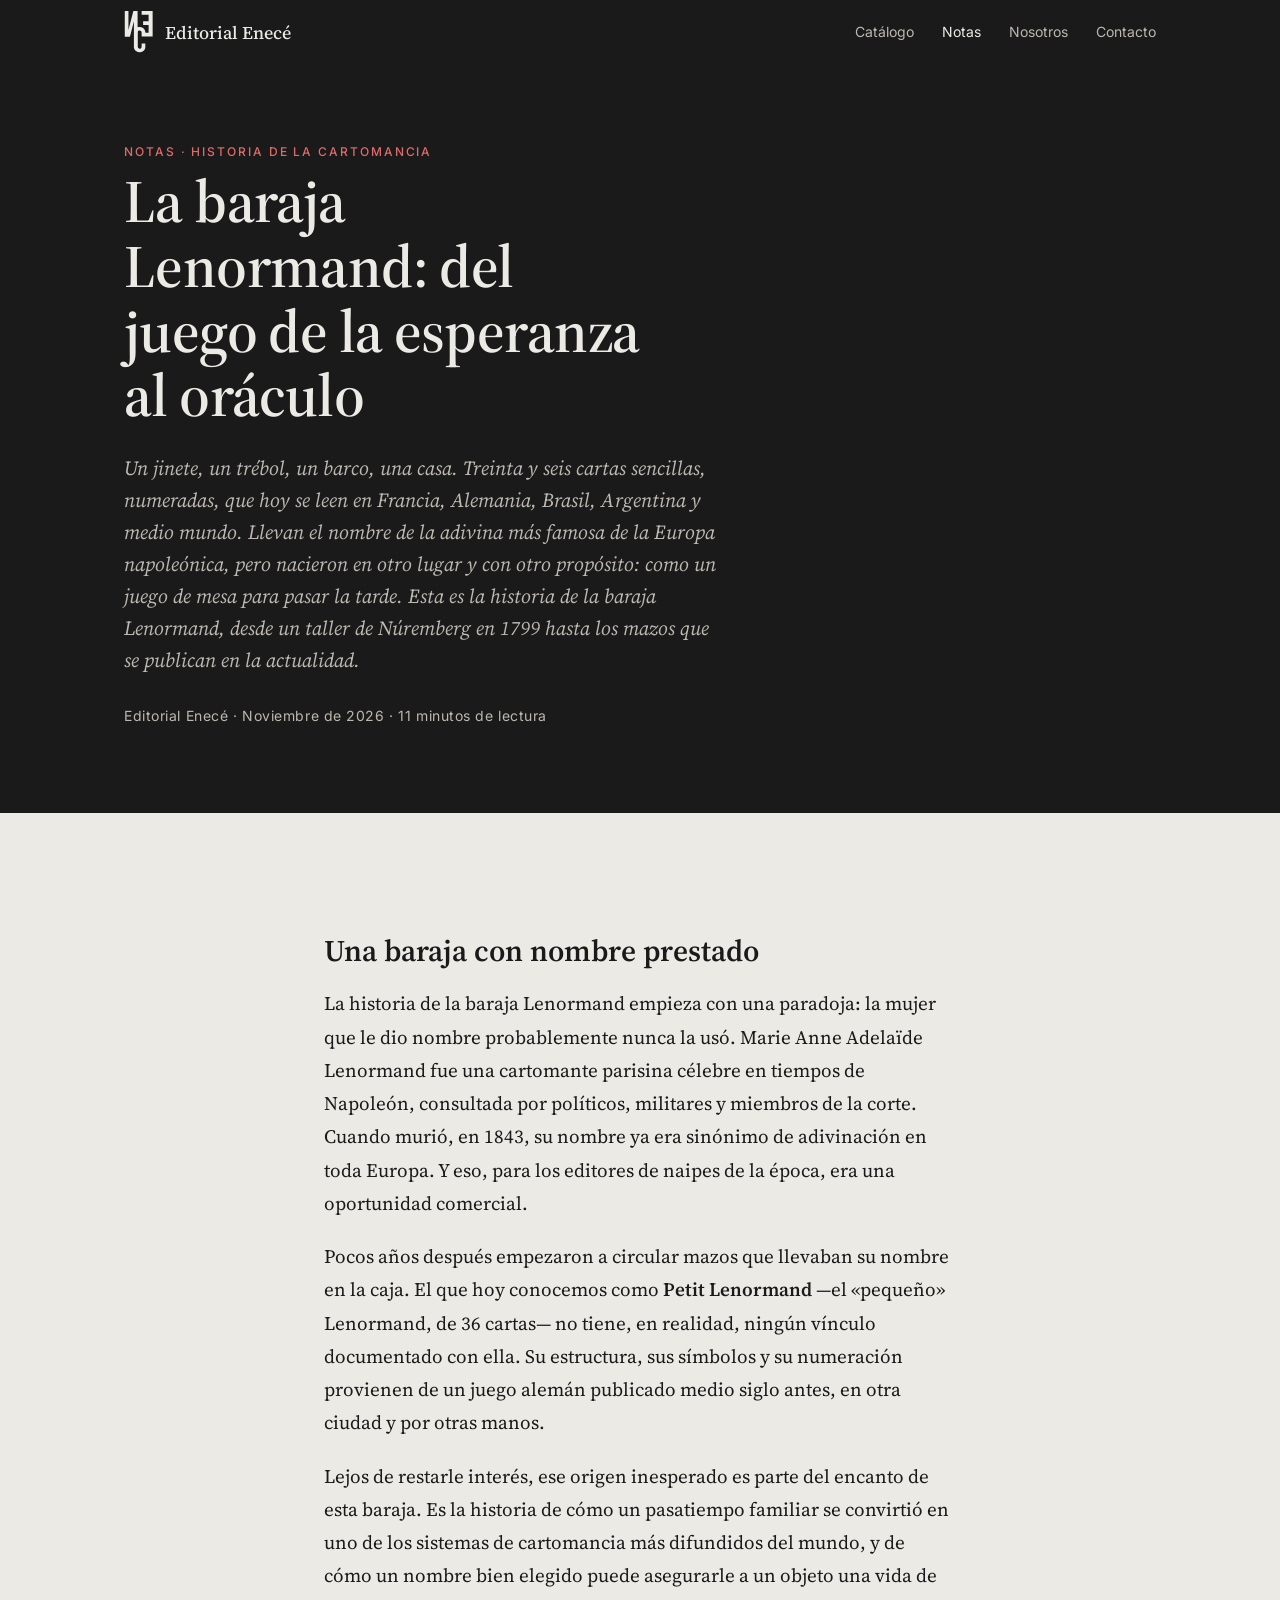
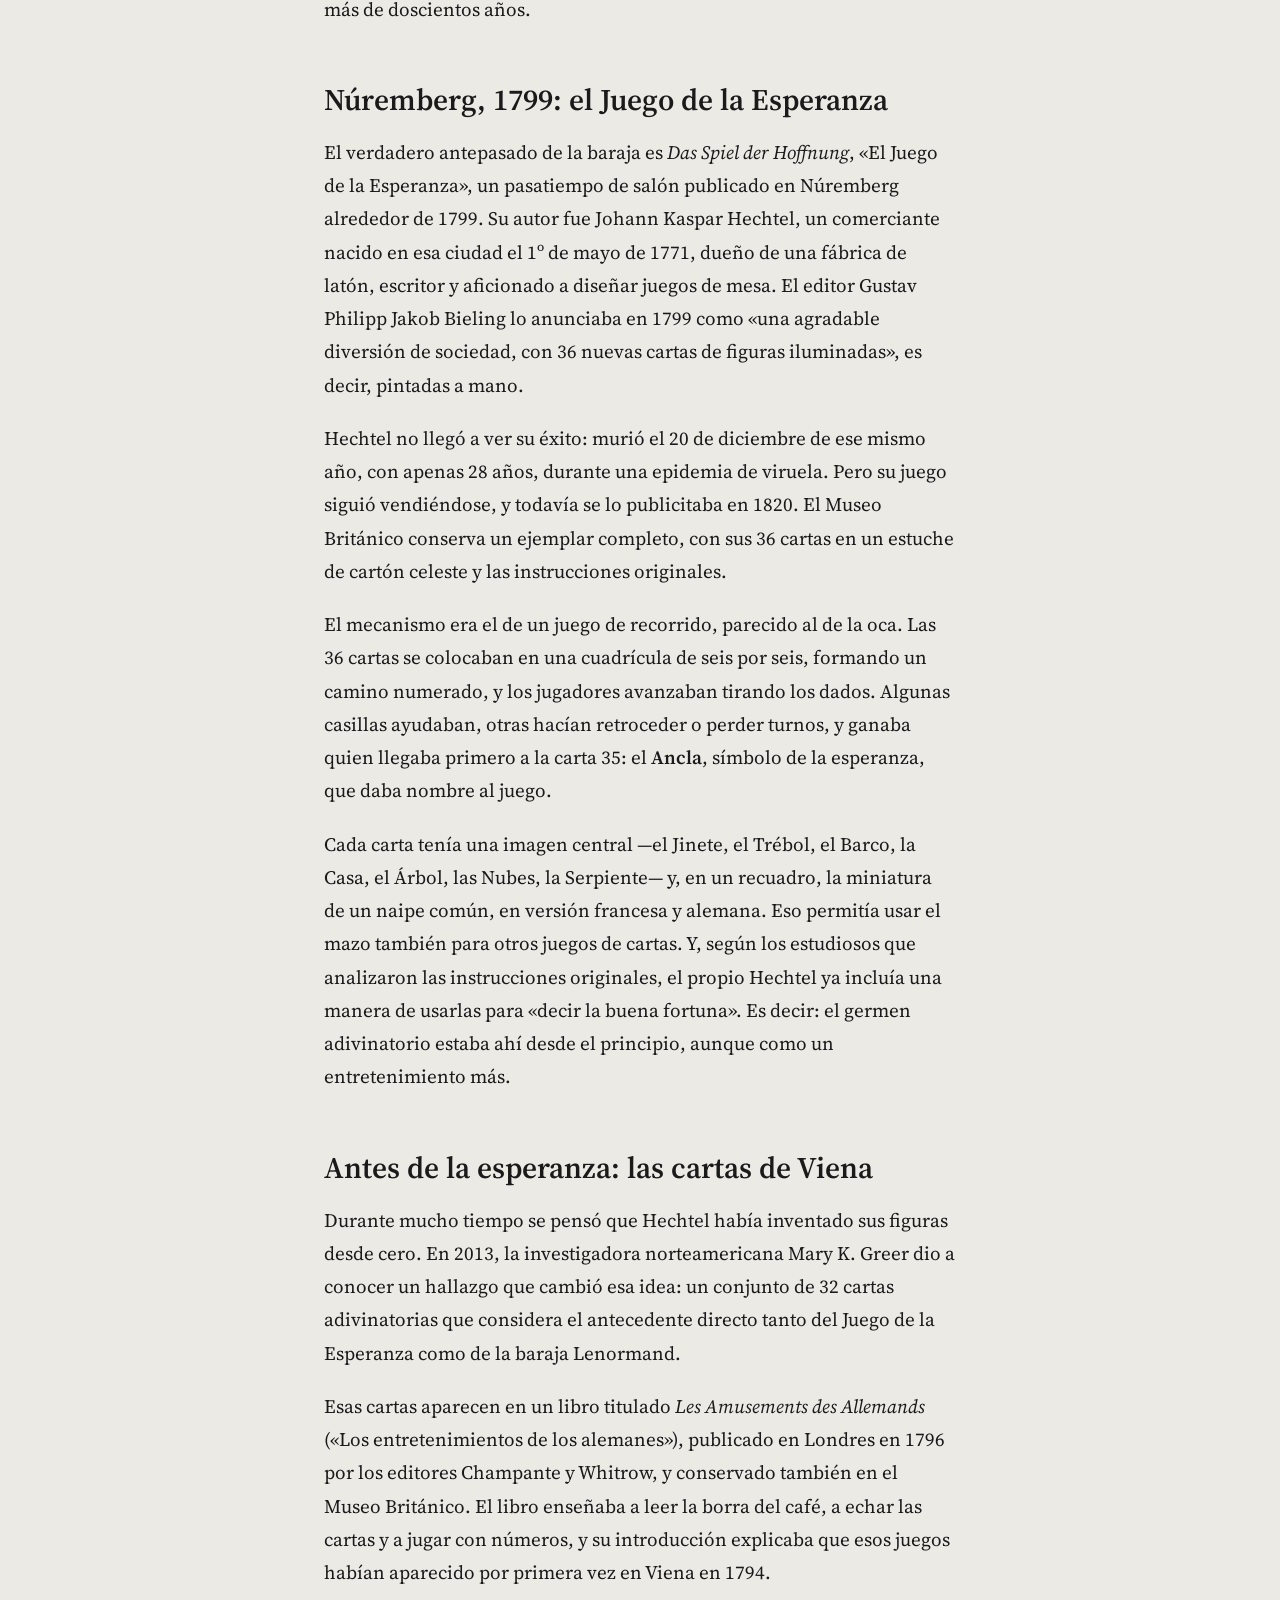
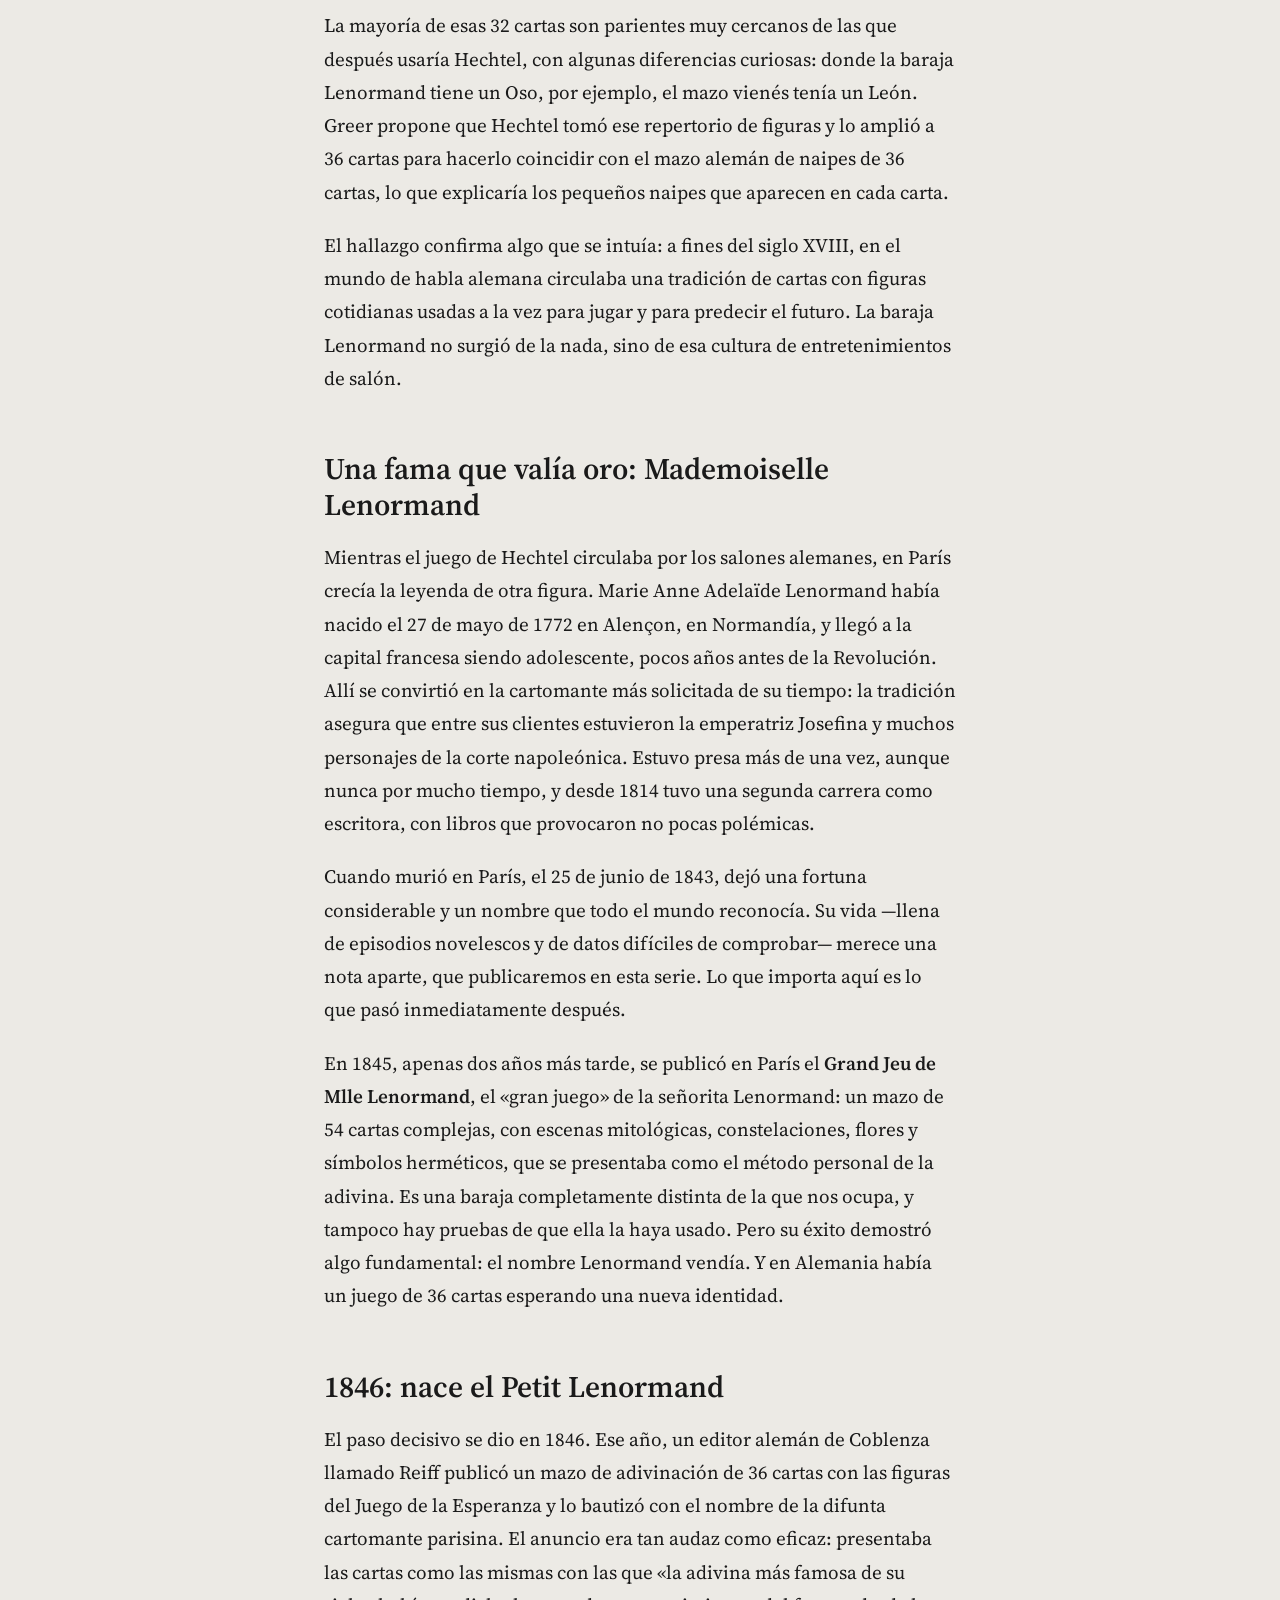
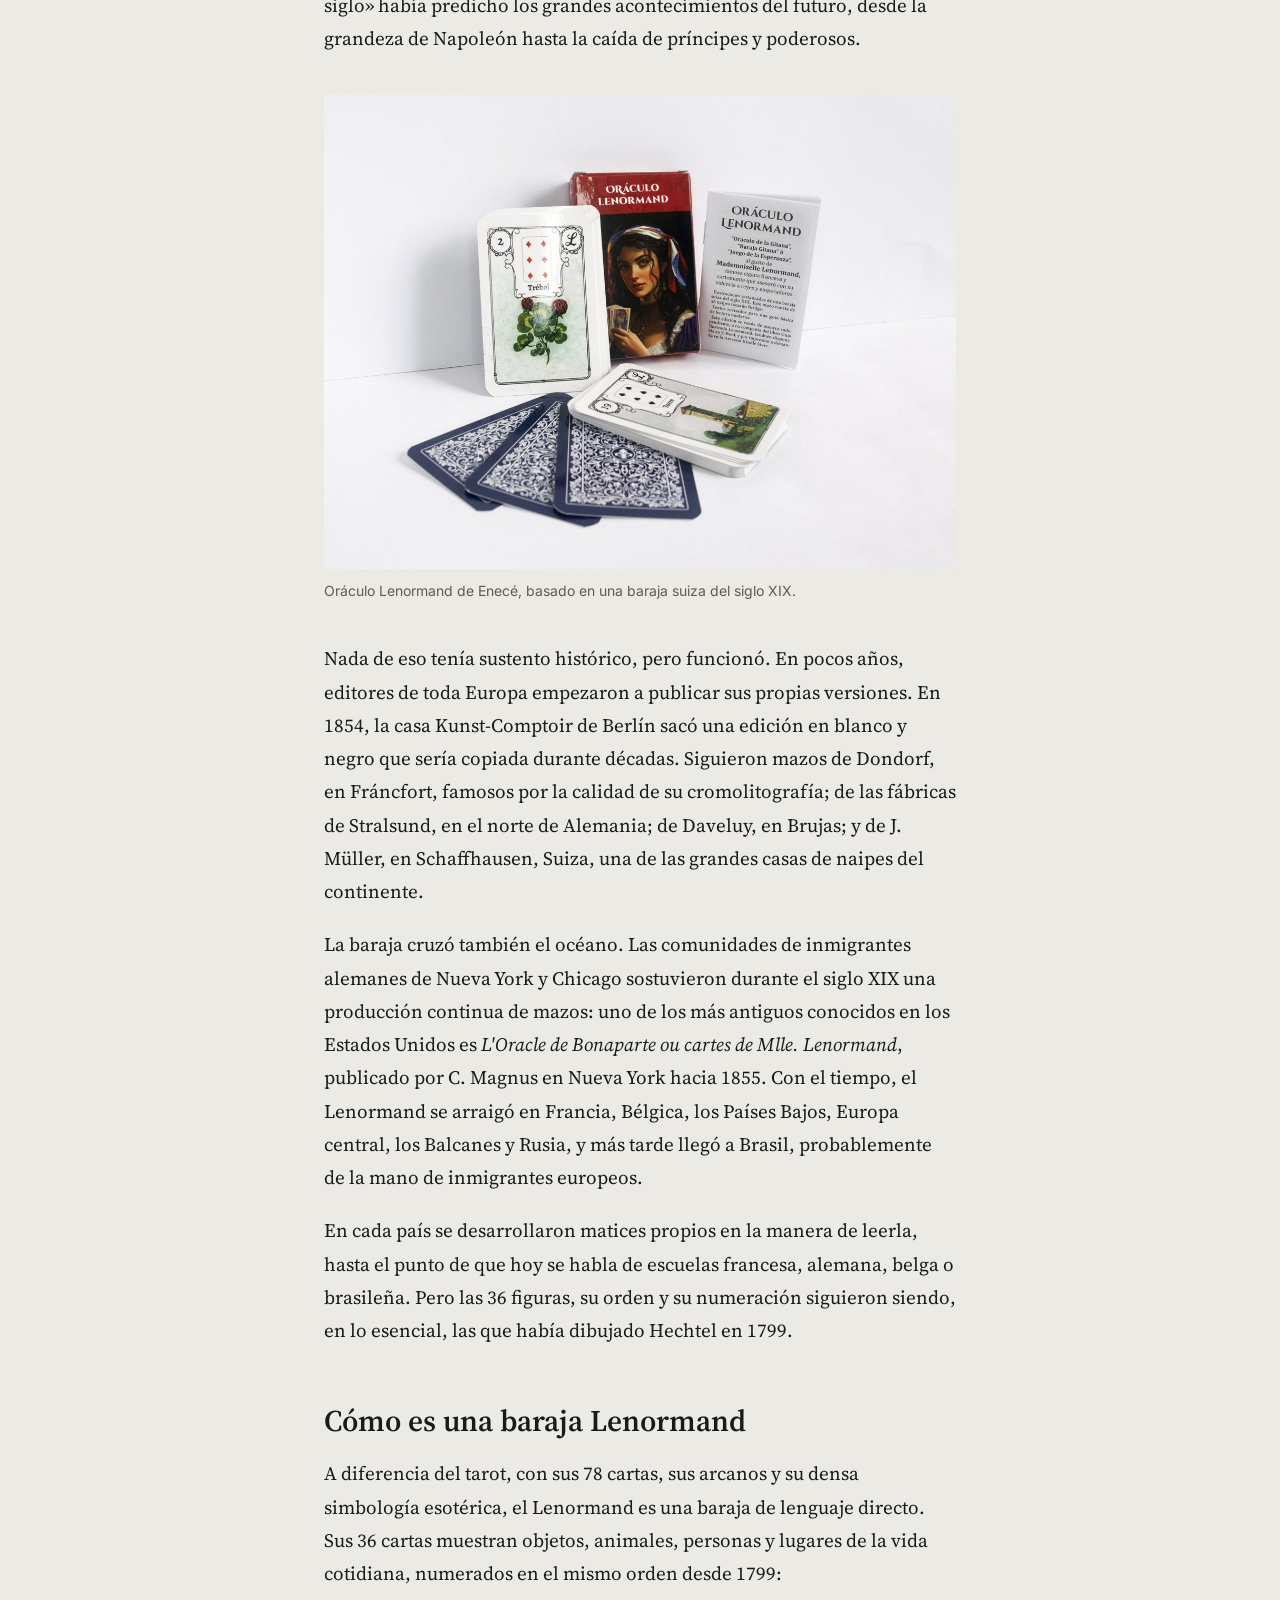
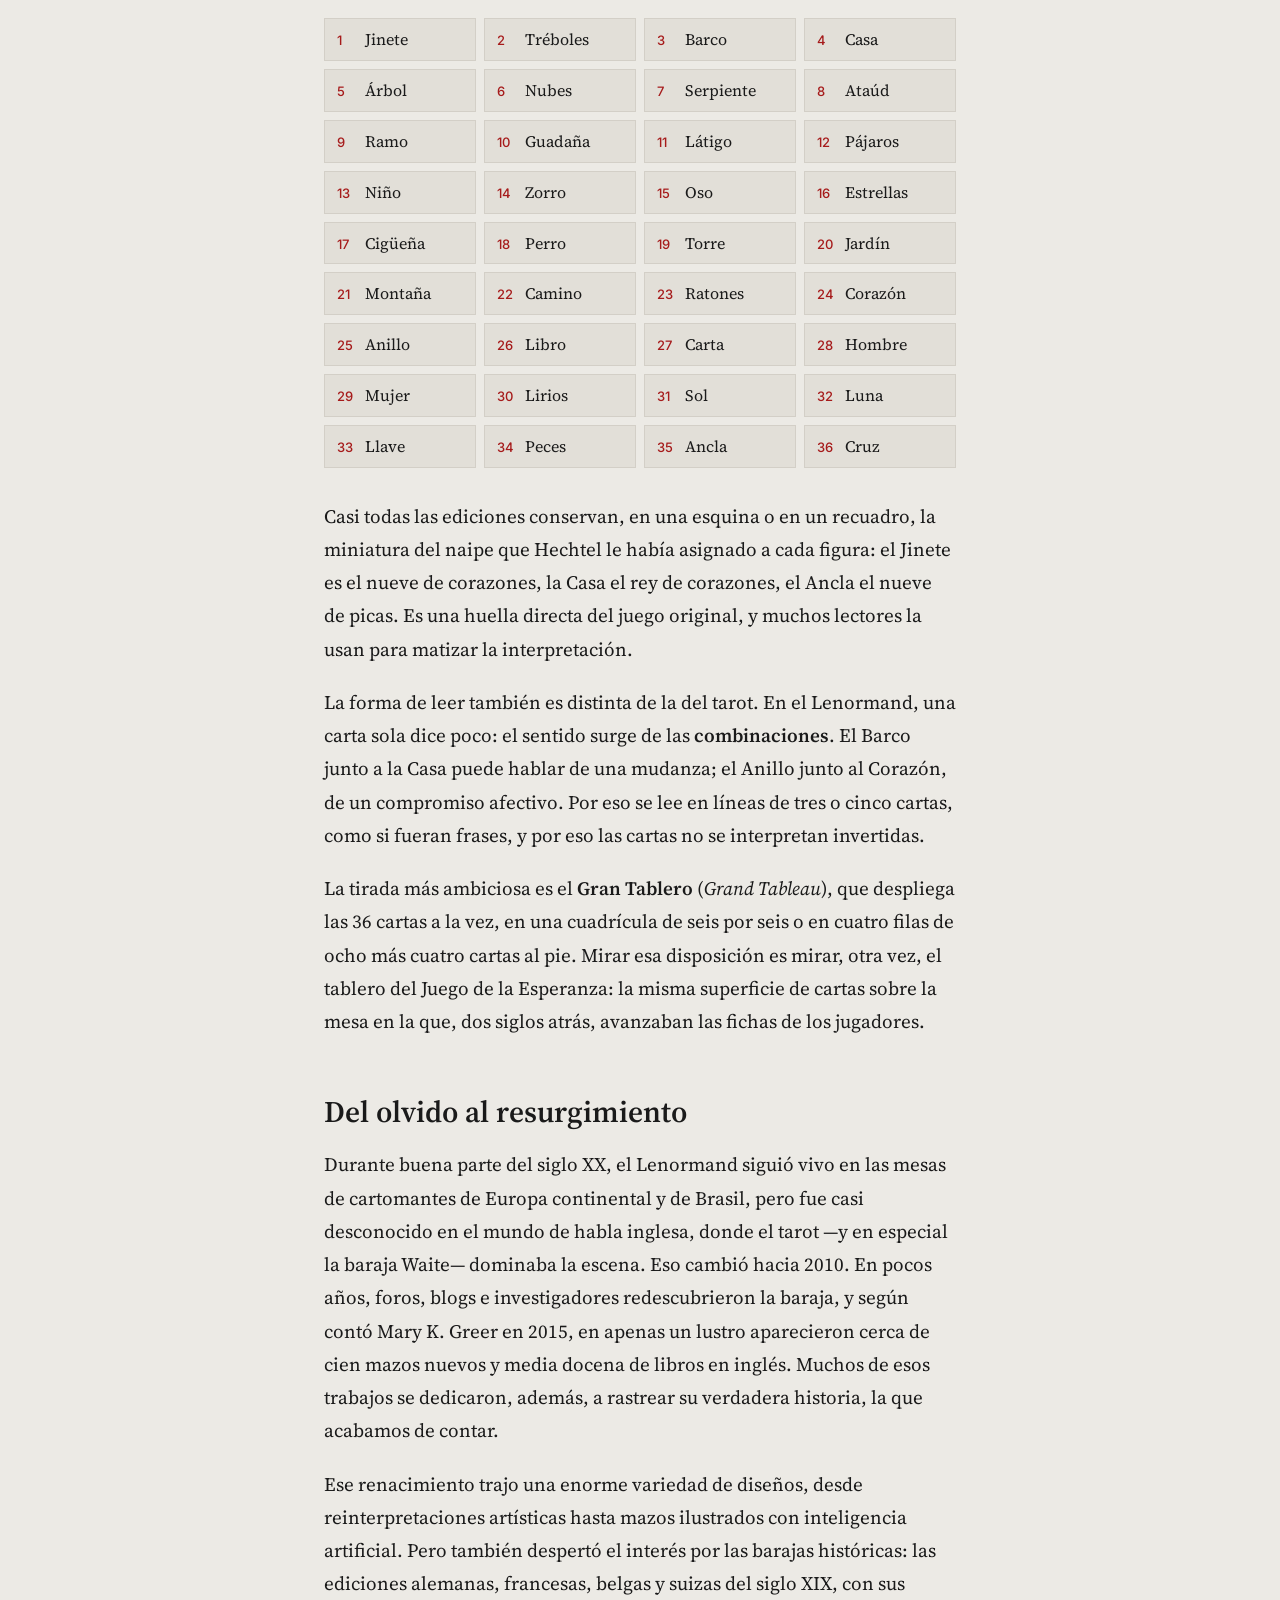
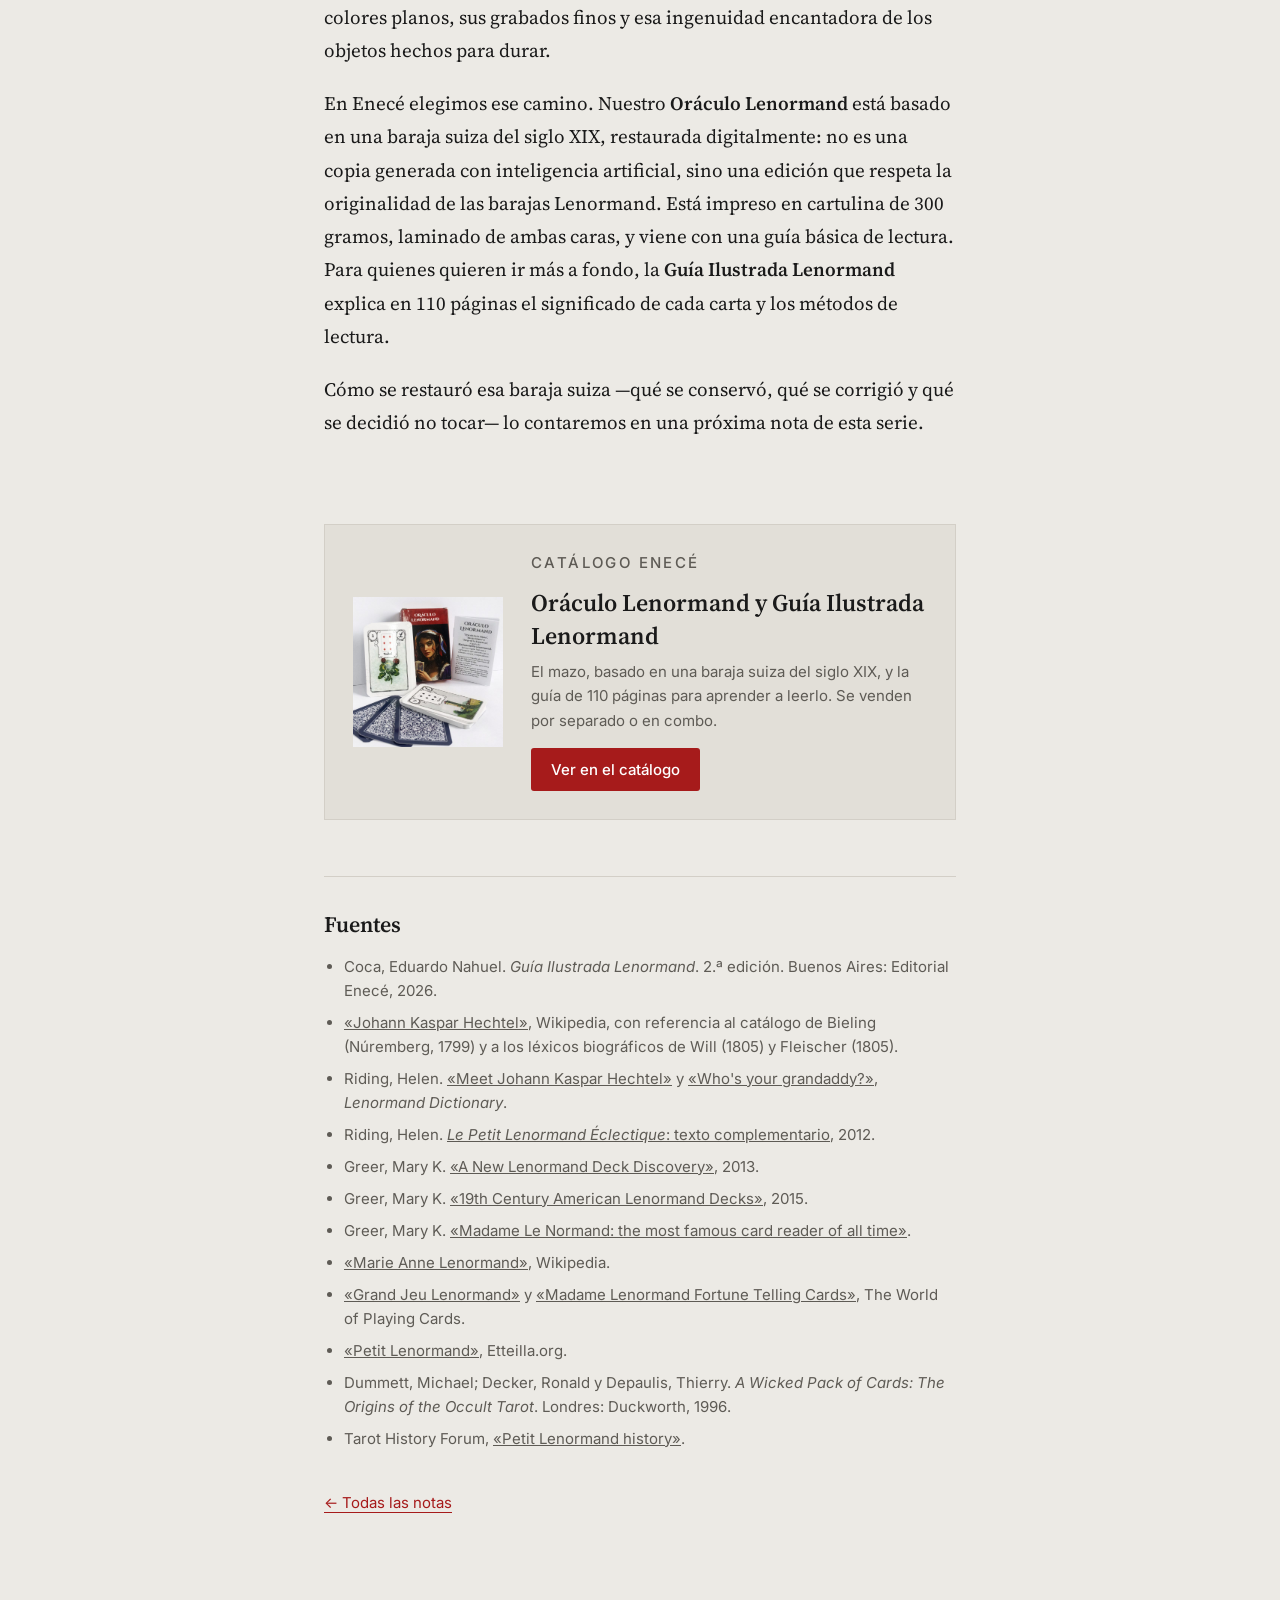
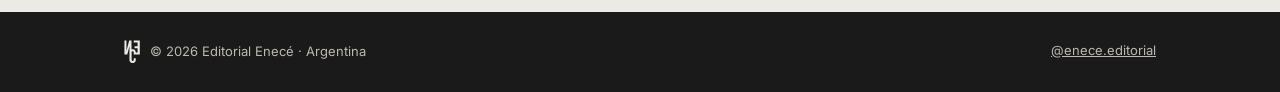
<file: notas/la-baraja-lenormand/index.html>
<!DOCTYPE html>
<html lang="es-AR">
<head>
<meta charset="utf-8">
<meta name="viewport" content="width=device-width, initial-scale=1">
<title>La baraja Lenormand: del juego de la esperanza al oráculo — Notas de Editorial Enecé</title>
<meta name="description" content="La historia de la baraja Lenormand: del Juego de la Esperanza de Hechtel (Núremberg, 1799) al Petit Lenormand de 1846, su expansión por Europa y América y cómo se lee.">
<meta property="og:title" content="La baraja Lenormand: del juego de la esperanza al oráculo">
<meta property="og:description" content="Lleva el nombre de la adivina más famosa de París, pero nació como un juego de mesa en Núremberg.">
<meta property="og:type" content="article">
<meta property="og:image" content="https://editorialenece.com.ar/img/notas/la-baraja-lenormand/oraculo-lenormand.jpg">
<link rel="icon" href="/img/favicon.svg" type="image/svg+xml">
<link rel="preconnect" href="https://fonts.googleapis.com">
<link rel="preconnect" href="https://fonts.gstatic.com" crossorigin>
<link href="https://fonts.googleapis.com/css2?family=Source+Serif+4:ital,opsz,wght@0,8..60,400;0,8..60,500;0,8..60,600;1,8..60,400&family=Inter:wght@400;500&display=swap" rel="stylesheet">
<link rel="stylesheet" href="/css/notas.css">
</head>
<body>

<header class="cabecera">
  <div class="contenedor">
    <a class="logo" href="/" aria-label="Editorial Enecé, inicio"><img src="/img/logo-blanco.svg" alt=""><span>Editorial Enecé</span></a>
    <nav aria-label="Principal">
      <ul class="menu">
        <li><a href="/#catalogo">Catálogo</a></li>
        <li><a href="/notas/" aria-current="page">Notas</a></li>
        <li><a href="/#nosotros">Nosotros</a></li>
        <li><a href="/#contacto">Contacto</a></li>
      </ul>
    </nav>
  </div>
</header>

<main>
<article>
  <div class="nota-cabecera">
    <div class="contenedor">
      <p class="etiqueta">Notas · Historia de la cartomancia</p>
      <h1>La baraja Lenormand: del juego de la esperanza al oráculo</h1>
      <p class="bajada">Un jinete, un trébol, un barco, una casa. Treinta y seis cartas sencillas, numeradas, que hoy se leen en Francia, Alemania, Brasil, Argentina y medio mundo. Llevan el nombre de la adivina más famosa de la Europa napoleónica, pero nacieron en otro lugar y con otro propósito: como un juego de mesa para pasar la tarde. Esta es la historia de la baraja Lenormand, desde un taller de Núremberg en 1799 hasta los mazos que se publican en la actualidad.</p>
      <p class="meta">Editorial Enecé · Noviembre de 2026 · 11 minutos de lectura</p>
    </div>
  </div>

  <div class="cuerpo">
    <h2>Una baraja con nombre prestado</h2>
    <p>La historia de la baraja Lenormand empieza con una paradoja: la mujer que le dio nombre probablemente nunca la usó. Marie Anne Adelaïde Lenormand fue una cartomante parisina célebre en tiempos de Napoleón, consultada por políticos, militares y miembros de la corte. Cuando murió, en 1843, su nombre ya era sinónimo de adivinación en toda Europa. Y eso, para los editores de naipes de la época, era una oportunidad comercial.</p>
    <p>Pocos años después empezaron a circular mazos que llevaban su nombre en la caja. El que hoy conocemos como <strong>Petit Lenormand</strong> —el «pequeño» Lenormand, de 36 cartas— no tiene, en realidad, ningún vínculo documentado con ella. Su estructura, sus símbolos y su numeración provienen de un juego alemán publicado medio siglo antes, en otra ciudad y por otras manos.</p>
    <p>Lejos de restarle interés, ese origen inesperado es parte del encanto de esta baraja. Es la historia de cómo un pasatiempo familiar se convirtió en uno de los sistemas de cartomancia más difundidos del mundo, y de cómo un nombre bien elegido puede asegurarle a un objeto una vida de más de doscientos años.</p>

    <h2>Núremberg, 1799: el Juego de la Esperanza</h2>
    <p>El verdadero antepasado de la baraja es <em>Das Spiel der Hoffnung</em>, «El Juego de la Esperanza», un pasatiempo de salón publicado en Núremberg alrededor de 1799. Su autor fue Johann Kaspar Hechtel, un comerciante nacido en esa ciudad el 1º de mayo de 1771, dueño de una fábrica de latón, escritor y aficionado a diseñar juegos de mesa. El editor Gustav Philipp Jakob Bieling lo anunciaba en 1799 como «una agradable diversión de sociedad, con 36 nuevas cartas de figuras iluminadas», es decir, pintadas a mano.</p>
    <p>Hechtel no llegó a ver su éxito: murió el 20 de diciembre de ese mismo año, con apenas 28 años, durante una epidemia de viruela. Pero su juego siguió vendiéndose, y todavía se lo publicitaba en 1820. El Museo Británico conserva un ejemplar completo, con sus 36 cartas en un estuche de cartón celeste y las instrucciones originales.</p>
    <p>El mecanismo era el de un juego de recorrido, parecido al de la oca. Las 36 cartas se colocaban en una cuadrícula de seis por seis, formando un camino numerado, y los jugadores avanzaban tirando los dados. Algunas casillas ayudaban, otras hacían retroceder o perder turnos, y ganaba quien llegaba primero a la carta 35: el <strong>Ancla</strong>, símbolo de la esperanza, que daba nombre al juego.</p>
    <p>Cada carta tenía una imagen central —el Jinete, el Trébol, el Barco, la Casa, el Árbol, las Nubes, la Serpiente— y, en un recuadro, la miniatura de un naipe común, en versión francesa y alemana. Eso permitía usar el mazo también para otros juegos de cartas. Y, según los estudiosos que analizaron las instrucciones originales, el propio Hechtel ya incluía una manera de usarlas para «decir la buena fortuna». Es decir: el germen adivinatorio estaba ahí desde el principio, aunque como un entretenimiento más.</p>

    <h2>Antes de la esperanza: las cartas de Viena</h2>
    <p>Durante mucho tiempo se pensó que Hechtel había inventado sus figuras desde cero. En 2013, la investigadora norteamericana Mary K. Greer dio a conocer un hallazgo que cambió esa idea: un conjunto de 32 cartas adivinatorias que considera el antecedente directo tanto del Juego de la Esperanza como de la baraja Lenormand.</p>
    <p>Esas cartas aparecen en un libro titulado <em>Les Amusements des Allemands</em> («Los entretenimientos de los alemanes»), publicado en Londres en 1796 por los editores Champante y Whitrow, y conservado también en el Museo Británico. El libro enseñaba a leer la borra del café, a echar las cartas y a jugar con números, y su introducción explicaba que esos juegos habían aparecido por primera vez en Viena en 1794.</p>
    <p>La mayoría de esas 32 cartas son parientes muy cercanos de las que después usaría Hechtel, con algunas diferencias curiosas: donde la baraja Lenormand tiene un Oso, por ejemplo, el mazo vienés tenía un León. Greer propone que Hechtel tomó ese repertorio de figuras y lo amplió a 36 cartas para hacerlo coincidir con el mazo alemán de naipes de 36 cartas, lo que explicaría los pequeños naipes que aparecen en cada carta.</p>
    <p>El hallazgo confirma algo que se intuía: a fines del siglo XVIII, en el mundo de habla alemana circulaba una tradición de cartas con figuras cotidianas usadas a la vez para jugar y para predecir el futuro. La baraja Lenormand no surgió de la nada, sino de esa cultura de entretenimientos de salón.</p>

    <h2>Una fama que valía oro: Mademoiselle Lenormand</h2>
    <p>Mientras el juego de Hechtel circulaba por los salones alemanes, en París crecía la leyenda de otra figura. Marie Anne Adelaïde Lenormand había nacido el 27 de mayo de 1772 en Alençon, en Normandía, y llegó a la capital francesa siendo adolescente, pocos años antes de la Revolución. Allí se convirtió en la cartomante más solicitada de su tiempo: la tradición asegura que entre sus clientes estuvieron la emperatriz Josefina y muchos personajes de la corte napoleónica. Estuvo presa más de una vez, aunque nunca por mucho tiempo, y desde 1814 tuvo una segunda carrera como escritora, con libros que provocaron no pocas polémicas.</p>
    <p>Cuando murió en París, el 25 de junio de 1843, dejó una fortuna considerable y un nombre que todo el mundo reconocía. Su vida —llena de episodios novelescos y de datos difíciles de comprobar— merece una nota aparte, que publicaremos en esta serie. Lo que importa aquí es lo que pasó inmediatamente después.</p>
    <p>En 1845, apenas dos años más tarde, se publicó en París el <strong>Grand Jeu de Mlle Lenormand</strong>, el «gran juego» de la señorita Lenormand: un mazo de 54 cartas complejas, con escenas mitológicas, constelaciones, flores y símbolos herméticos, que se presentaba como el método personal de la adivina. Es una baraja completamente distinta de la que nos ocupa, y tampoco hay pruebas de que ella la haya usado. Pero su éxito demostró algo fundamental: el nombre Lenormand vendía. Y en Alemania había un juego de 36 cartas esperando una nueva identidad.</p>

    <h2>1846: nace el Petit Lenormand</h2>
    <p>El paso decisivo se dio en 1846. Ese año, un editor alemán de Coblenza llamado Reiff publicó un mazo de adivinación de 36 cartas con las figuras del Juego de la Esperanza y lo bautizó con el nombre de la difunta cartomante parisina. El anuncio era tan audaz como eficaz: presentaba las cartas como las mismas con las que «la adivina más famosa de su siglo» había predicho los grandes acontecimientos del futuro, desde la grandeza de Napoleón hasta la caída de príncipes y poderosos.</p>
    <figure>
      <img src="/img/notas/la-baraja-lenormand/oraculo-lenormand.jpg" alt="Cartas del Oráculo Lenormand de Enecé abiertas sobre la mesa, con su dorso azul y la guía de lectura" width="1200" height="900" loading="lazy" style="max-width:100%">
      <figcaption>Oráculo Lenormand de Enecé, basado en una baraja suiza del siglo XIX.</figcaption>
    </figure>
    <p>Nada de eso tenía sustento histórico, pero funcionó. En pocos años, editores de toda Europa empezaron a publicar sus propias versiones. En 1854, la casa Kunst-Comptoir de Berlín sacó una edición en blanco y negro que sería copiada durante décadas. Siguieron mazos de Dondorf, en Fráncfort, famosos por la calidad de su cromolitografía; de las fábricas de Stralsund, en el norte de Alemania; de Daveluy, en Brujas; y de J. Müller, en Schaffhausen, Suiza, una de las grandes casas de naipes del continente.</p>
    <p>La baraja cruzó también el océano. Las comunidades de inmigrantes alemanes de Nueva York y Chicago sostuvieron durante el siglo XIX una producción continua de mazos: uno de los más antiguos conocidos en los Estados Unidos es <em>L'Oracle de Bonaparte ou cartes de Mlle. Lenormand</em>, publicado por C. Magnus en Nueva York hacia 1855. Con el tiempo, el Lenormand se arraigó en Francia, Bélgica, los Países Bajos, Europa central, los Balcanes y Rusia, y más tarde llegó a Brasil, probablemente de la mano de inmigrantes europeos.</p>
    <p>En cada país se desarrollaron matices propios en la manera de leerla, hasta el punto de que hoy se habla de escuelas francesa, alemana, belga o brasileña. Pero las 36 figuras, su orden y su numeración siguieron siendo, en lo esencial, las que había dibujado Hechtel en 1799.</p>

    <h2>Cómo es una baraja Lenormand</h2>
    <p>A diferencia del tarot, con sus 78 cartas, sus arcanos y su densa simbología esotérica, el Lenormand es una baraja de lenguaje directo. Sus 36 cartas muestran objetos, animales, personas y lugares de la vida cotidiana, numerados en el mismo orden desde 1799:</p>
    <ol class="cartas" aria-label="Las 36 cartas de la baraja Lenormand">
      <li><span>1</span>Jinete</li>
      <li><span>2</span>Tréboles</li>
      <li><span>3</span>Barco</li>
      <li><span>4</span>Casa</li>
      <li><span>5</span>Árbol</li>
      <li><span>6</span>Nubes</li>
      <li><span>7</span>Serpiente</li>
      <li><span>8</span>Ataúd</li>
      <li><span>9</span>Ramo</li>
      <li><span>10</span>Guadaña</li>
      <li><span>11</span>Látigo</li>
      <li><span>12</span>Pájaros</li>
      <li><span>13</span>Niño</li>
      <li><span>14</span>Zorro</li>
      <li><span>15</span>Oso</li>
      <li><span>16</span>Estrellas</li>
      <li><span>17</span>Cigüeña</li>
      <li><span>18</span>Perro</li>
      <li><span>19</span>Torre</li>
      <li><span>20</span>Jardín</li>
      <li><span>21</span>Montaña</li>
      <li><span>22</span>Camino</li>
      <li><span>23</span>Ratones</li>
      <li><span>24</span>Corazón</li>
      <li><span>25</span>Anillo</li>
      <li><span>26</span>Libro</li>
      <li><span>27</span>Carta</li>
      <li><span>28</span>Hombre</li>
      <li><span>29</span>Mujer</li>
      <li><span>30</span>Lirios</li>
      <li><span>31</span>Sol</li>
      <li><span>32</span>Luna</li>
      <li><span>33</span>Llave</li>
      <li><span>34</span>Peces</li>
      <li><span>35</span>Ancla</li>
      <li><span>36</span>Cruz</li>
    </ol>
    <p>Casi todas las ediciones conservan, en una esquina o en un recuadro, la miniatura del naipe que Hechtel le había asignado a cada figura: el Jinete es el nueve de corazones, la Casa el rey de corazones, el Ancla el nueve de picas. Es una huella directa del juego original, y muchos lectores la usan para matizar la interpretación.</p>
    <p>La forma de leer también es distinta de la del tarot. En el Lenormand, una carta sola dice poco: el sentido surge de las <strong>combinaciones</strong>. El Barco junto a la Casa puede hablar de una mudanza; el Anillo junto al Corazón, de un compromiso afectivo. Por eso se lee en líneas de tres o cinco cartas, como si fueran frases, y por eso las cartas no se interpretan invertidas.</p>
    <p>La tirada más ambiciosa es el <strong>Gran Tablero</strong> (<em>Grand Tableau</em>), que despliega las 36 cartas a la vez, en una cuadrícula de seis por seis o en cuatro filas de ocho más cuatro cartas al pie. Mirar esa disposición es mirar, otra vez, el tablero del Juego de la Esperanza: la misma superficie de cartas sobre la mesa en la que, dos siglos atrás, avanzaban las fichas de los jugadores.</p>

    <h2>Del olvido al resurgimiento</h2>
    <p>Durante buena parte del siglo XX, el Lenormand siguió vivo en las mesas de cartomantes de Europa continental y de Brasil, pero fue casi desconocido en el mundo de habla inglesa, donde el tarot —y en especial la baraja Waite— dominaba la escena. Eso cambió hacia 2010. En pocos años, foros, blogs e investigadores redescubrieron la baraja, y según contó Mary K. Greer en 2015, en apenas un lustro aparecieron cerca de cien mazos nuevos y media docena de libros en inglés. Muchos de esos trabajos se dedicaron, además, a rastrear su verdadera historia, la que acabamos de contar.</p>
    <p>Ese renacimiento trajo una enorme variedad de diseños, desde reinterpretaciones artísticas hasta mazos ilustrados con inteligencia artificial. Pero también despertó el interés por las barajas históricas: las ediciones alemanas, francesas, belgas y suizas del siglo XIX, con sus colores planos, sus grabados finos y esa ingenuidad encantadora de los objetos hechos para durar.</p>
    <p>En Enecé elegimos ese camino. Nuestro <strong>Oráculo Lenormand</strong> está basado en una baraja suiza del siglo XIX, restaurada digitalmente: no es una copia generada con inteligencia artificial, sino una edición que respeta la originalidad de las barajas Lenormand. Está impreso en cartulina de 300 gramos, laminado de ambas caras, y viene con una guía básica de lectura. Para quienes quieren ir más a fondo, la <strong>Guía Ilustrada Lenormand</strong> explica en 110 páginas el significado de cada carta y los métodos de lectura.</p>
    <p>Cómo se restauró esa baraja suiza —qué se conservó, qué se corrigió y qué se decidió no tocar— lo contaremos en una próxima nota de esta serie.</p>
  </div>

  <aside class="producto" aria-label="Productos relacionados">
    <div class="caja">
      <img src="/img/productos/oraculo-lenormand.jpg" alt="Oráculo Lenormand de Enecé" width="150" height="150" loading="lazy">
      <div>
        <p class="etiqueta">Catálogo Enecé</p>
        <h3>Oráculo Lenormand y Guía Ilustrada Lenormand</h3>
        <p>El mazo, basado en una baraja suiza del siglo XIX, y la guía de 110 páginas para aprender a leerlo. Se venden por separado o en combo.</p>
        <a class="boton" href="/#catalogo">Ver en el catálogo</a>
      </div>
    </div>
  </aside>

  <section class="fuentes" aria-labelledby="fuentes-titulo">
    <h2 id="fuentes-titulo">Fuentes</h2>
    <ul>
      <li>Coca, Eduardo Nahuel. <em>Guía Ilustrada Lenormand</em>. 2.ª edición. Buenos Aires: Editorial Enecé, 2026.</li>
      <li><a href="https://en.wikipedia.org/wiki/Johann_Kaspar_Hechtel" rel="noopener">«Johann Kaspar Hechtel»</a>, Wikipedia, con referencia al catálogo de Bieling (Núremberg, 1799) y a los léxicos biográficos de Will (1805) y Fleischer (1805).</li>
      <li>Riding, Helen. <a href="https://lenormanddictionary.blogspot.com/p/meet-johann-kaspar-hechtel.html" rel="noopener">«Meet Johann Kaspar Hechtel»</a> y <a href="https://lenormanddictionary.blogspot.com/p/whos-your-grandaddy.html" rel="noopener">«Who's your grandaddy?»</a>, <em>Lenormand Dictionary</em>.</li>
      <li>Riding, Helen. <a href="https://lenormanddictionary.blogspot.com/p/le-petit-lenormand-eclectique-lwb.html" rel="noopener"><em>Le Petit Lenormand Éclectique</em>: texto complementario</a>, 2012.</li>
      <li>Greer, Mary K. <a href="https://marykgreer.com/2013/07/12/a-new-lenormand-deck-discovery/" rel="noopener">«A New Lenormand Deck Discovery»</a>, 2013.</li>
      <li>Greer, Mary K. <a href="https://marykgreer.com/2015/03/26/19th-century-american-lenormand-decks/" rel="noopener">«19th Century American Lenormand Decks»</a>, 2015.</li>
      <li>Greer, Mary K. <a href="https://marykgreer.com/2008/02/12/madame-le-normand-the-most-famous-card-reader-of-all-time/" rel="noopener">«Madame Le Normand: the most famous card reader of all time»</a>.</li>
      <li><a href="https://en.wikipedia.org/wiki/Marie_Anne_Lenormand" rel="noopener">«Marie Anne Lenormand»</a>, Wikipedia.</li>
      <li><a href="https://www.wopc.co.uk/tarot/grand-jeu-lenormand" rel="noopener">«Grand Jeu Lenormand»</a> y <a href="https://wopc.co.uk/switzerland/madame-lenormand-fortune-telling-cards" rel="noopener">«Madame Lenormand Fortune Telling Cards»</a>, The World of Playing Cards.</li>
      <li><a href="https://new.etteilla.org/en/families/petit-lenormand/" rel="noopener">«Petit Lenormand»</a>, Etteilla.org.</li>
      <li>Dummett, Michael; Decker, Ronald y Depaulis, Thierry. <em>A Wicked Pack of Cards: The Origins of the Occult Tarot</em>. Londres: Duckworth, 1996.</li>
      <li>Tarot History Forum, <a href="https://forum.tarothistory.com/viewtopic.php?p=12041" rel="noopener">«Petit Lenormand history»</a>.</li>
    </ul>
    <a class="volver" href="/notas/">← Todas las notas</a>
  </section>
</article>
</main>

<footer class="pie">
  <div class="contenedor">
    <span style="display:inline-flex;align-items:center;gap:10px"><img src="/img/logo-blanco.svg" alt="" style="height:24px;width:auto">© 2026 Editorial Enecé · Argentina</span>
    <a href="https://www.instagram.com/enece.editorial/" target="_blank" rel="noopener">@enece.editorial</a>
  </div>
</footer>

</body>
</html>
</file>
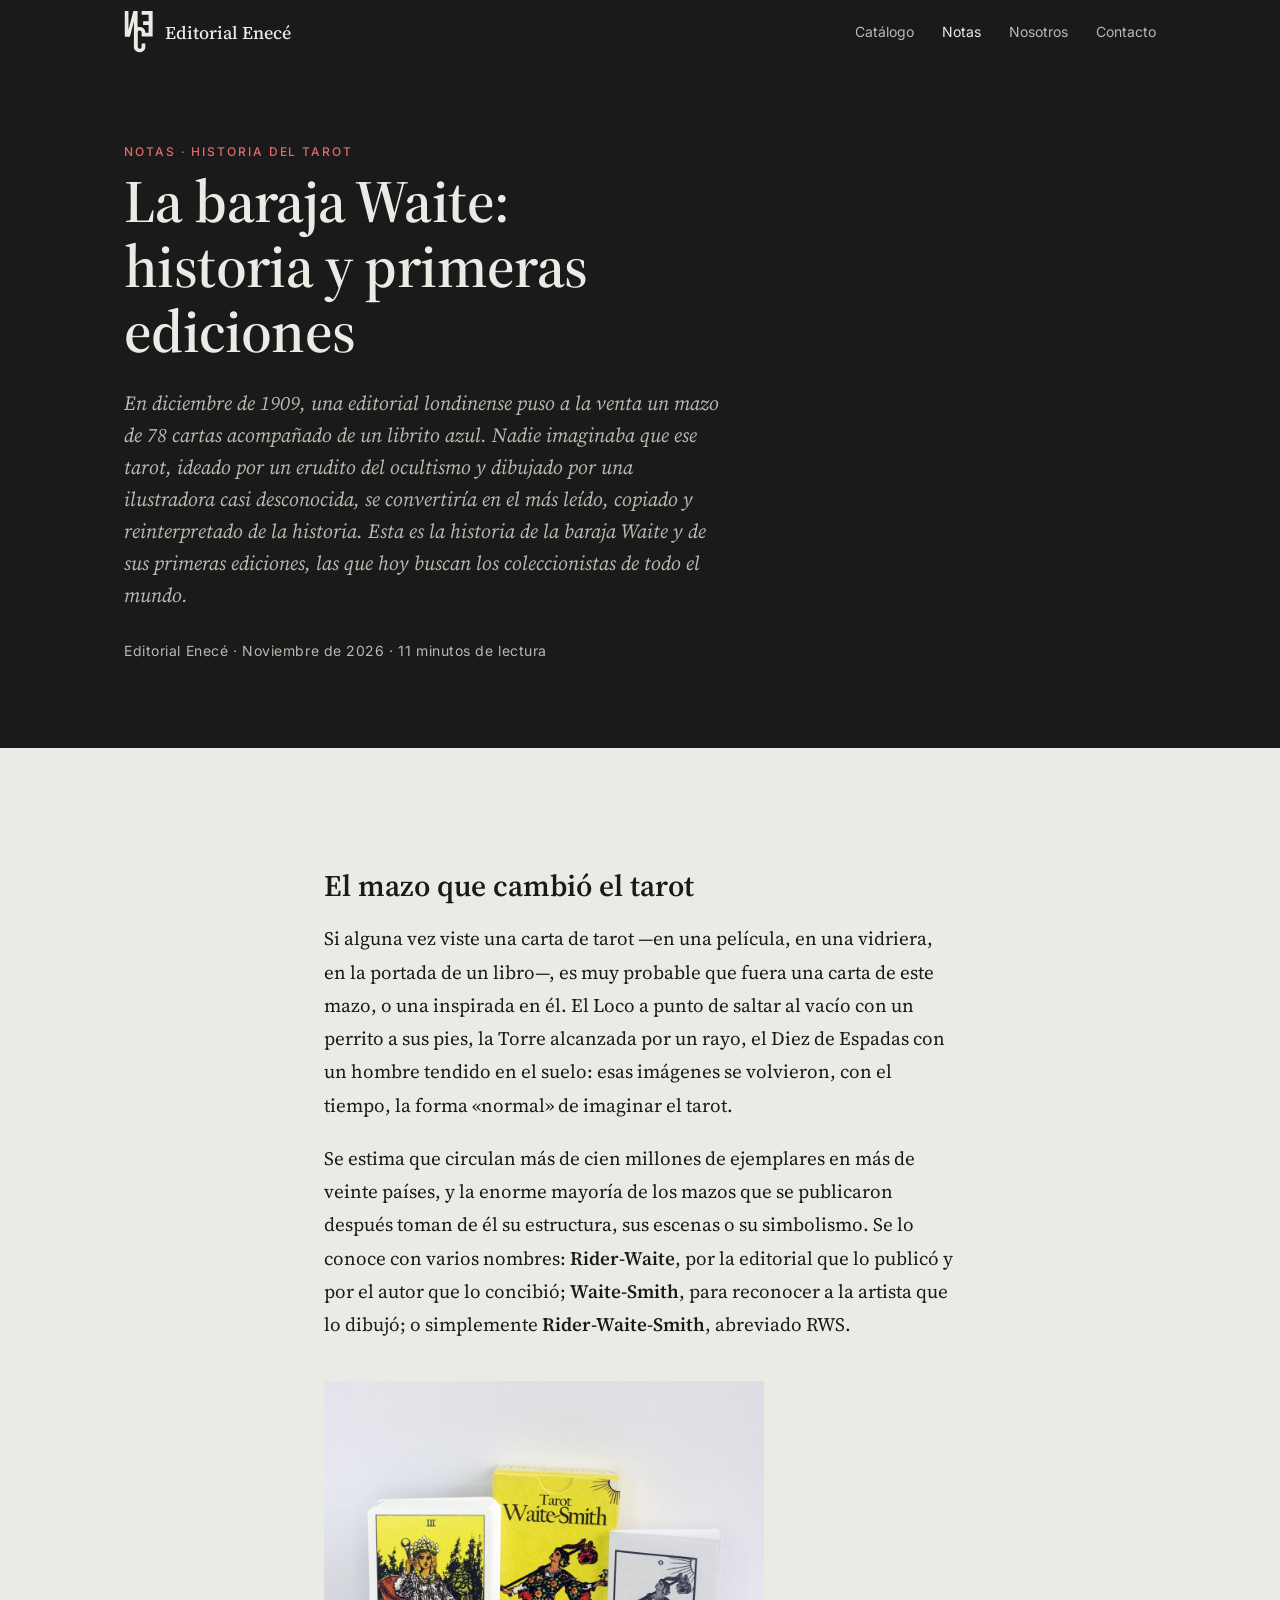
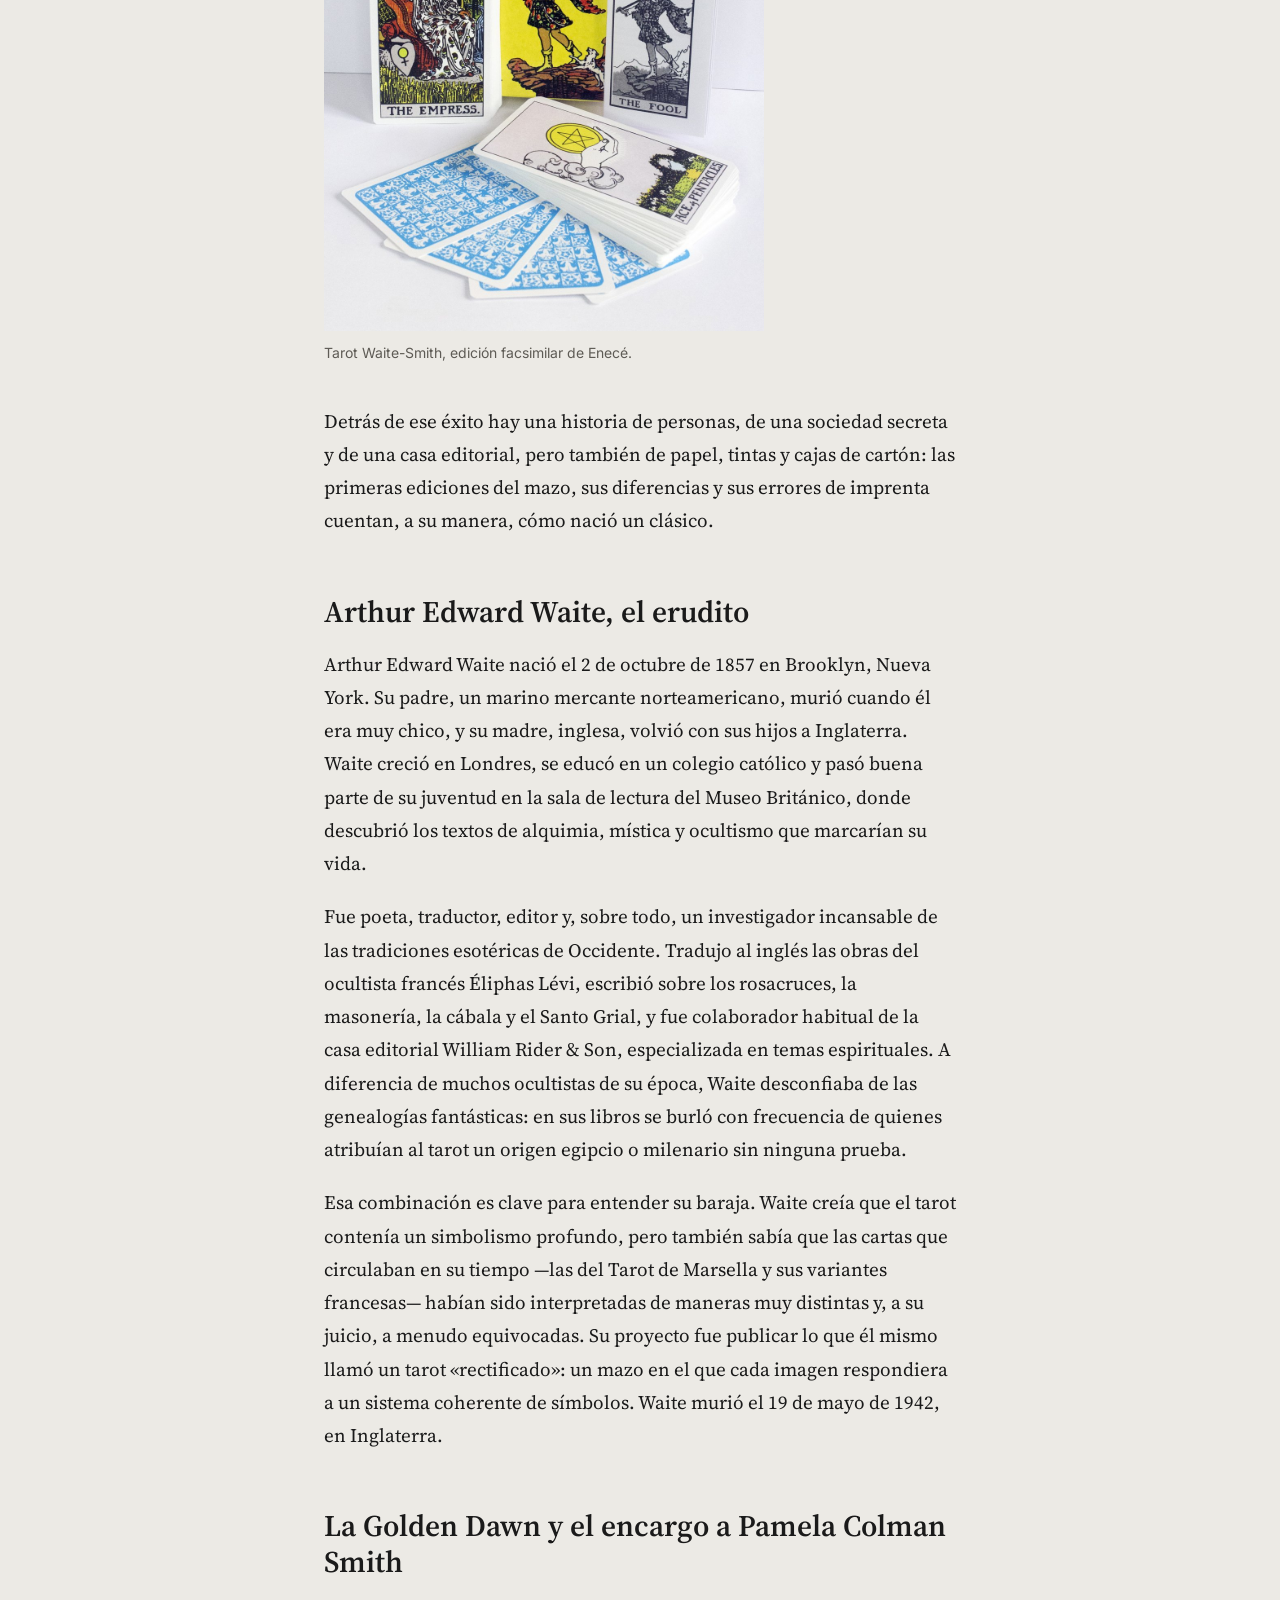
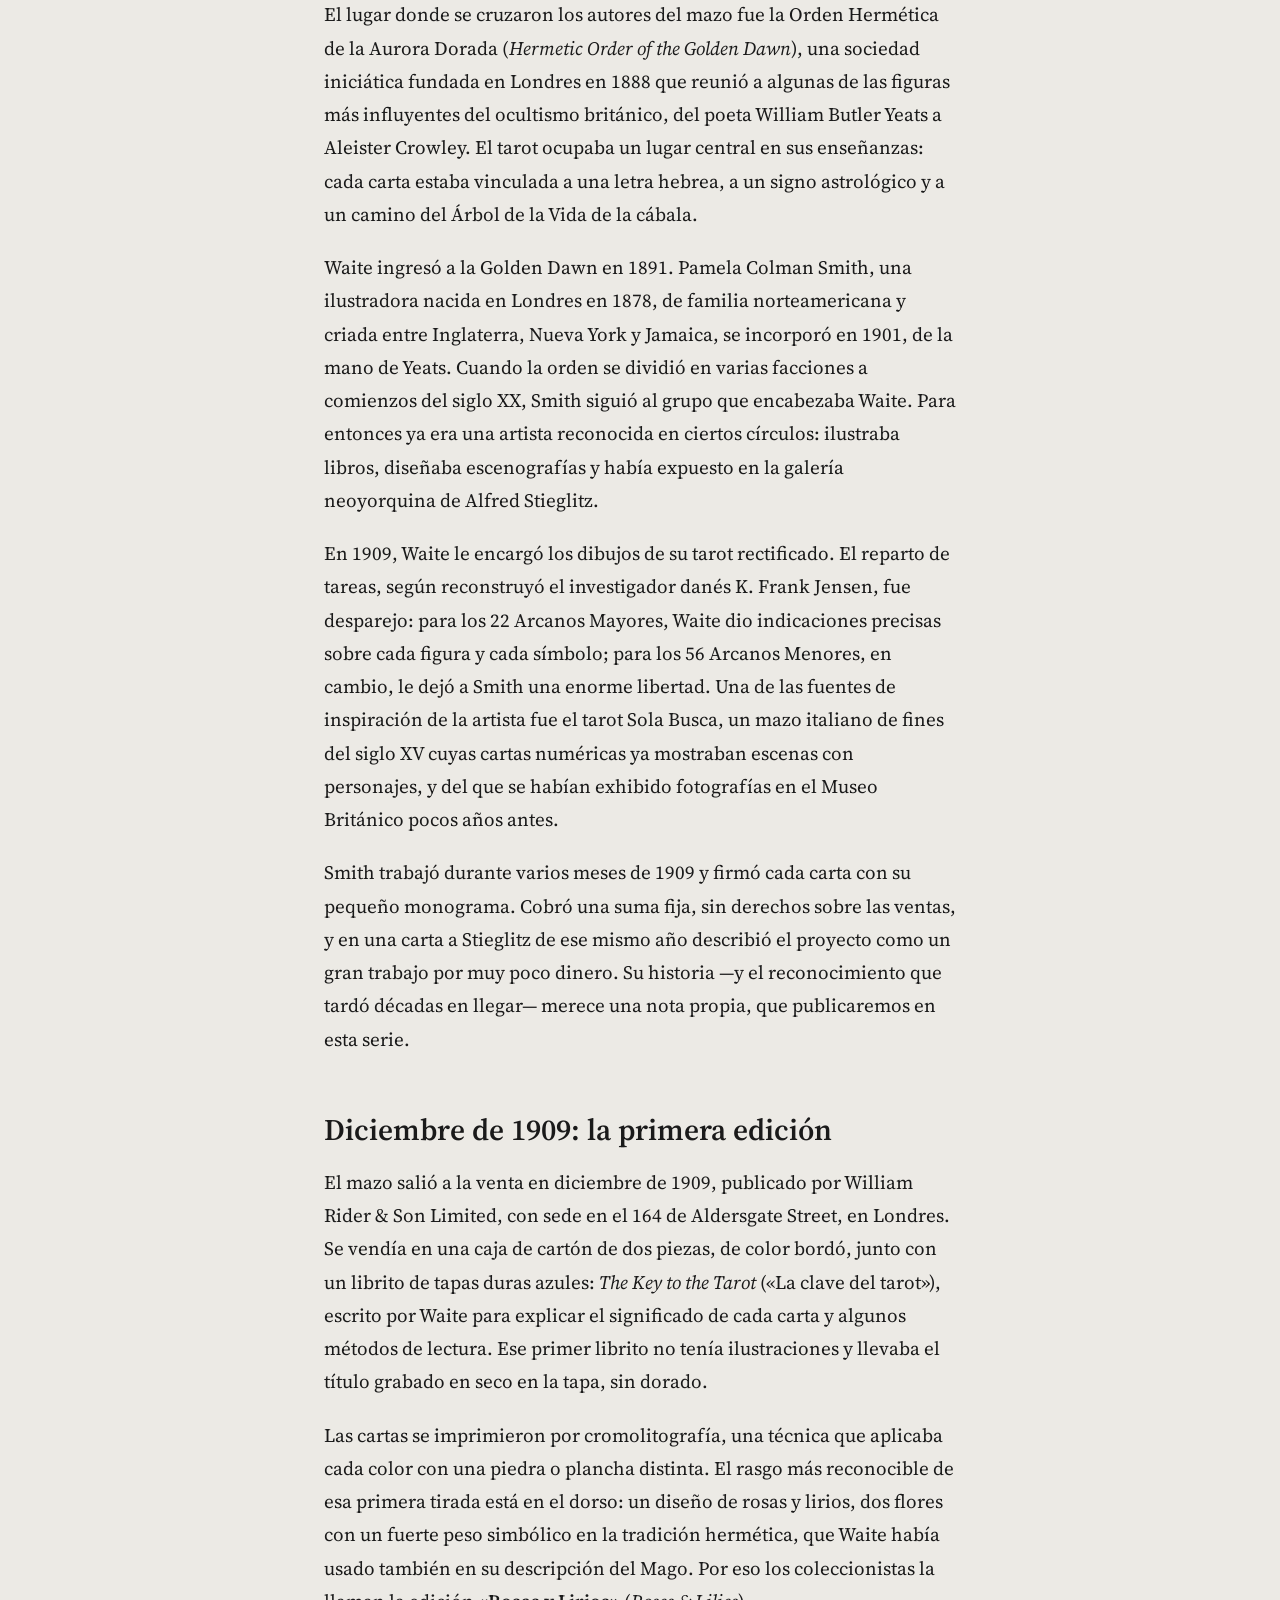
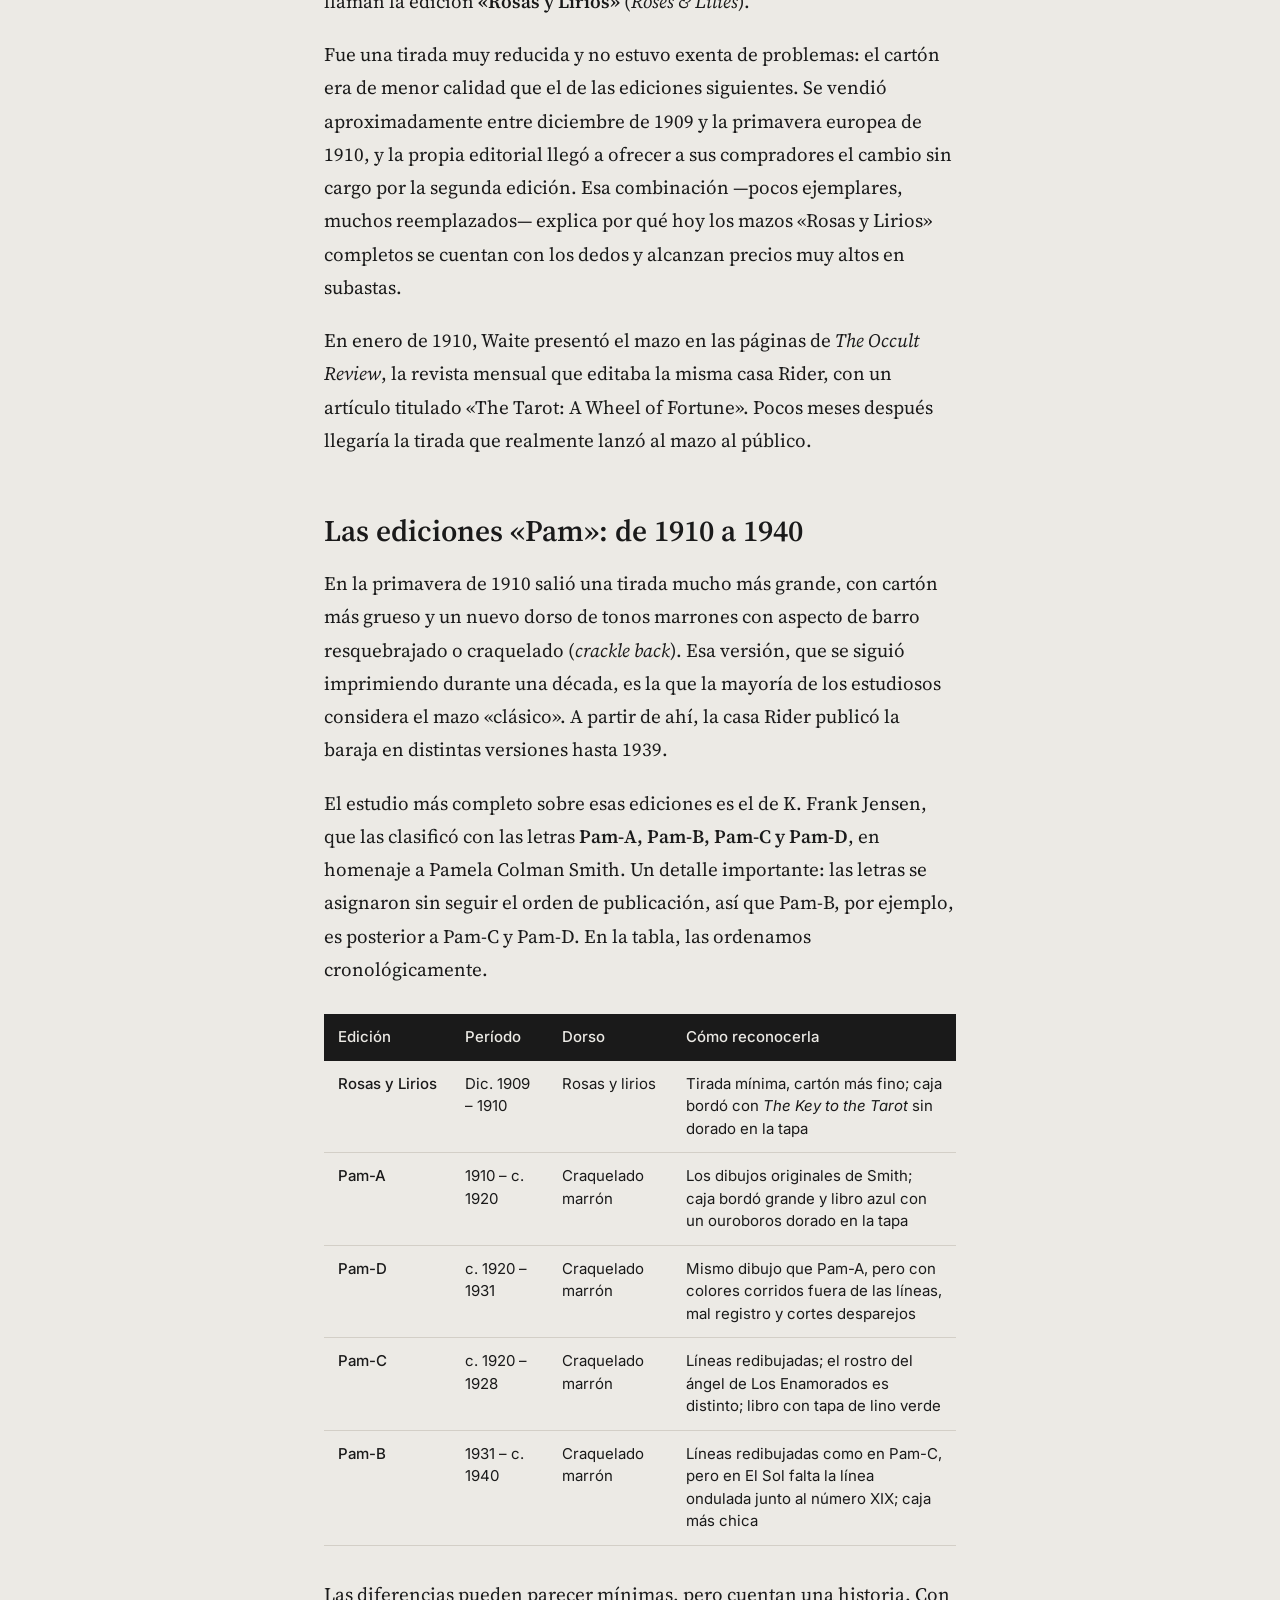
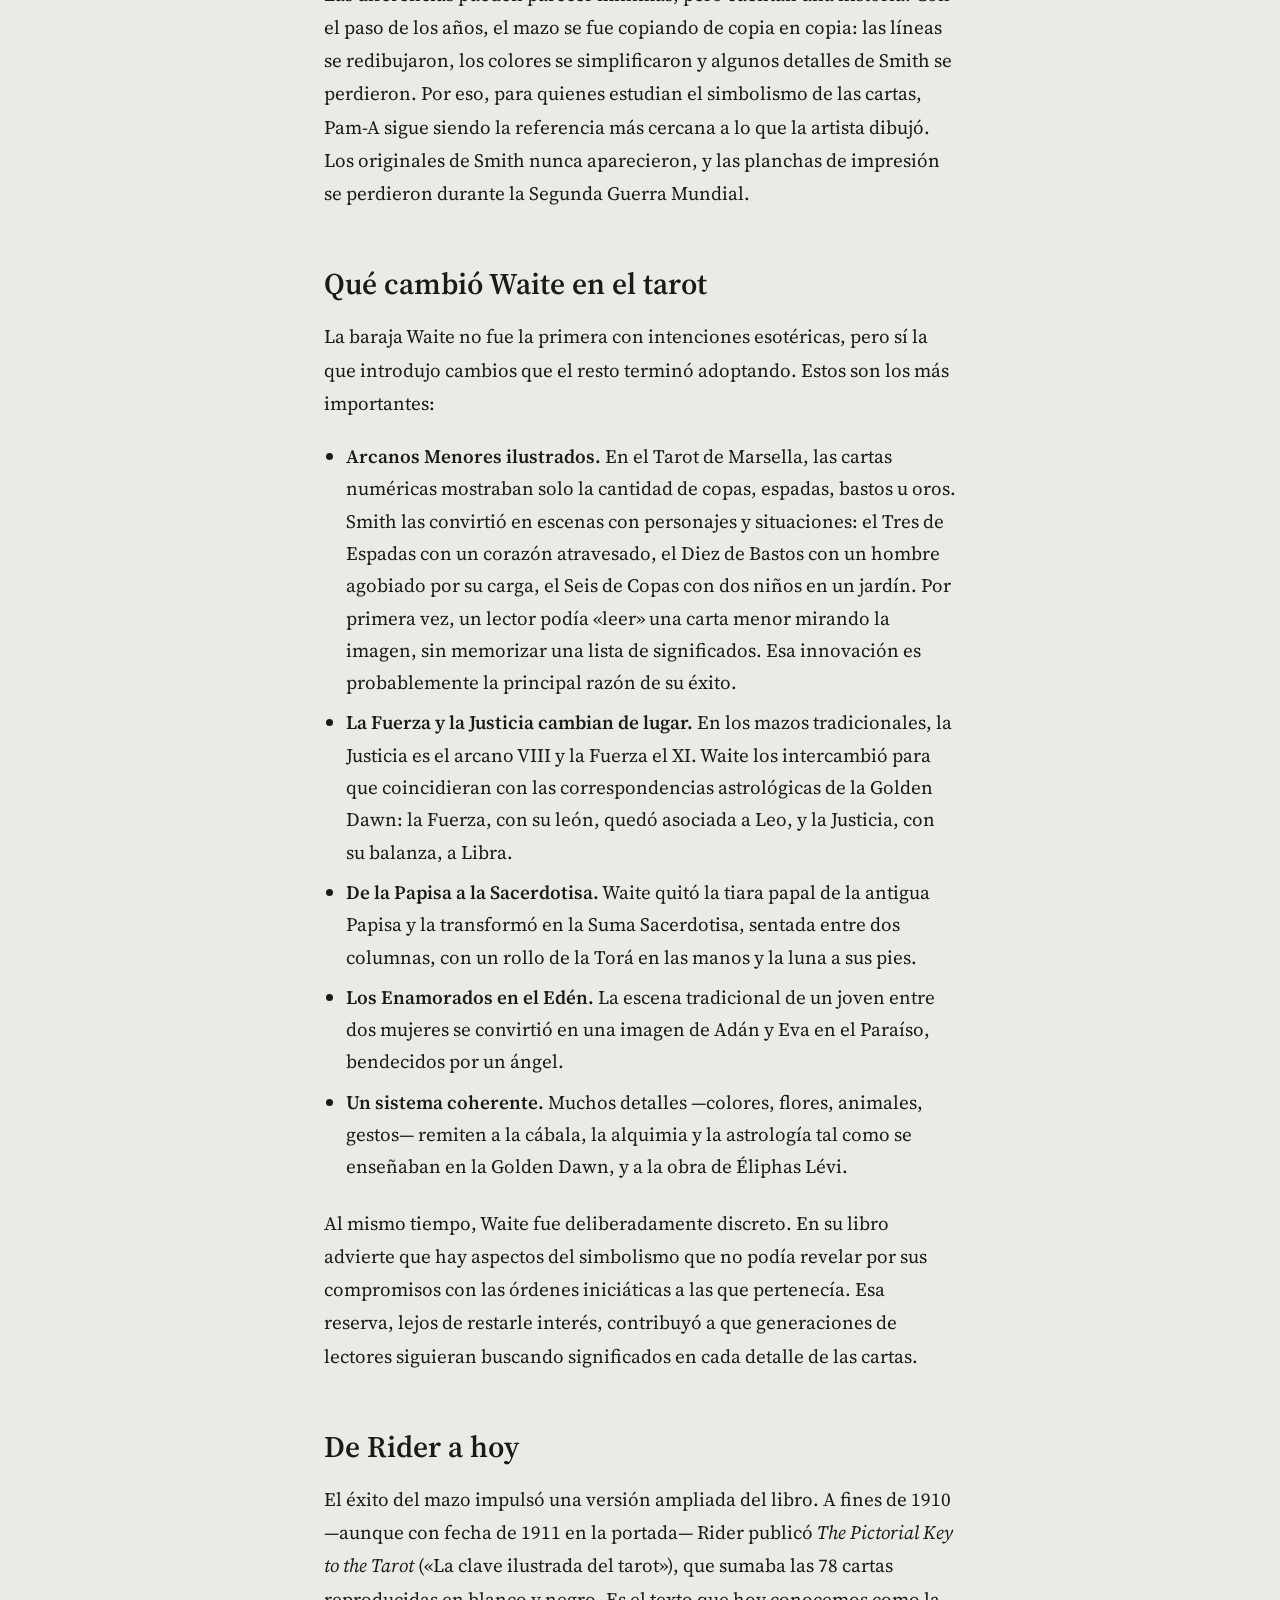
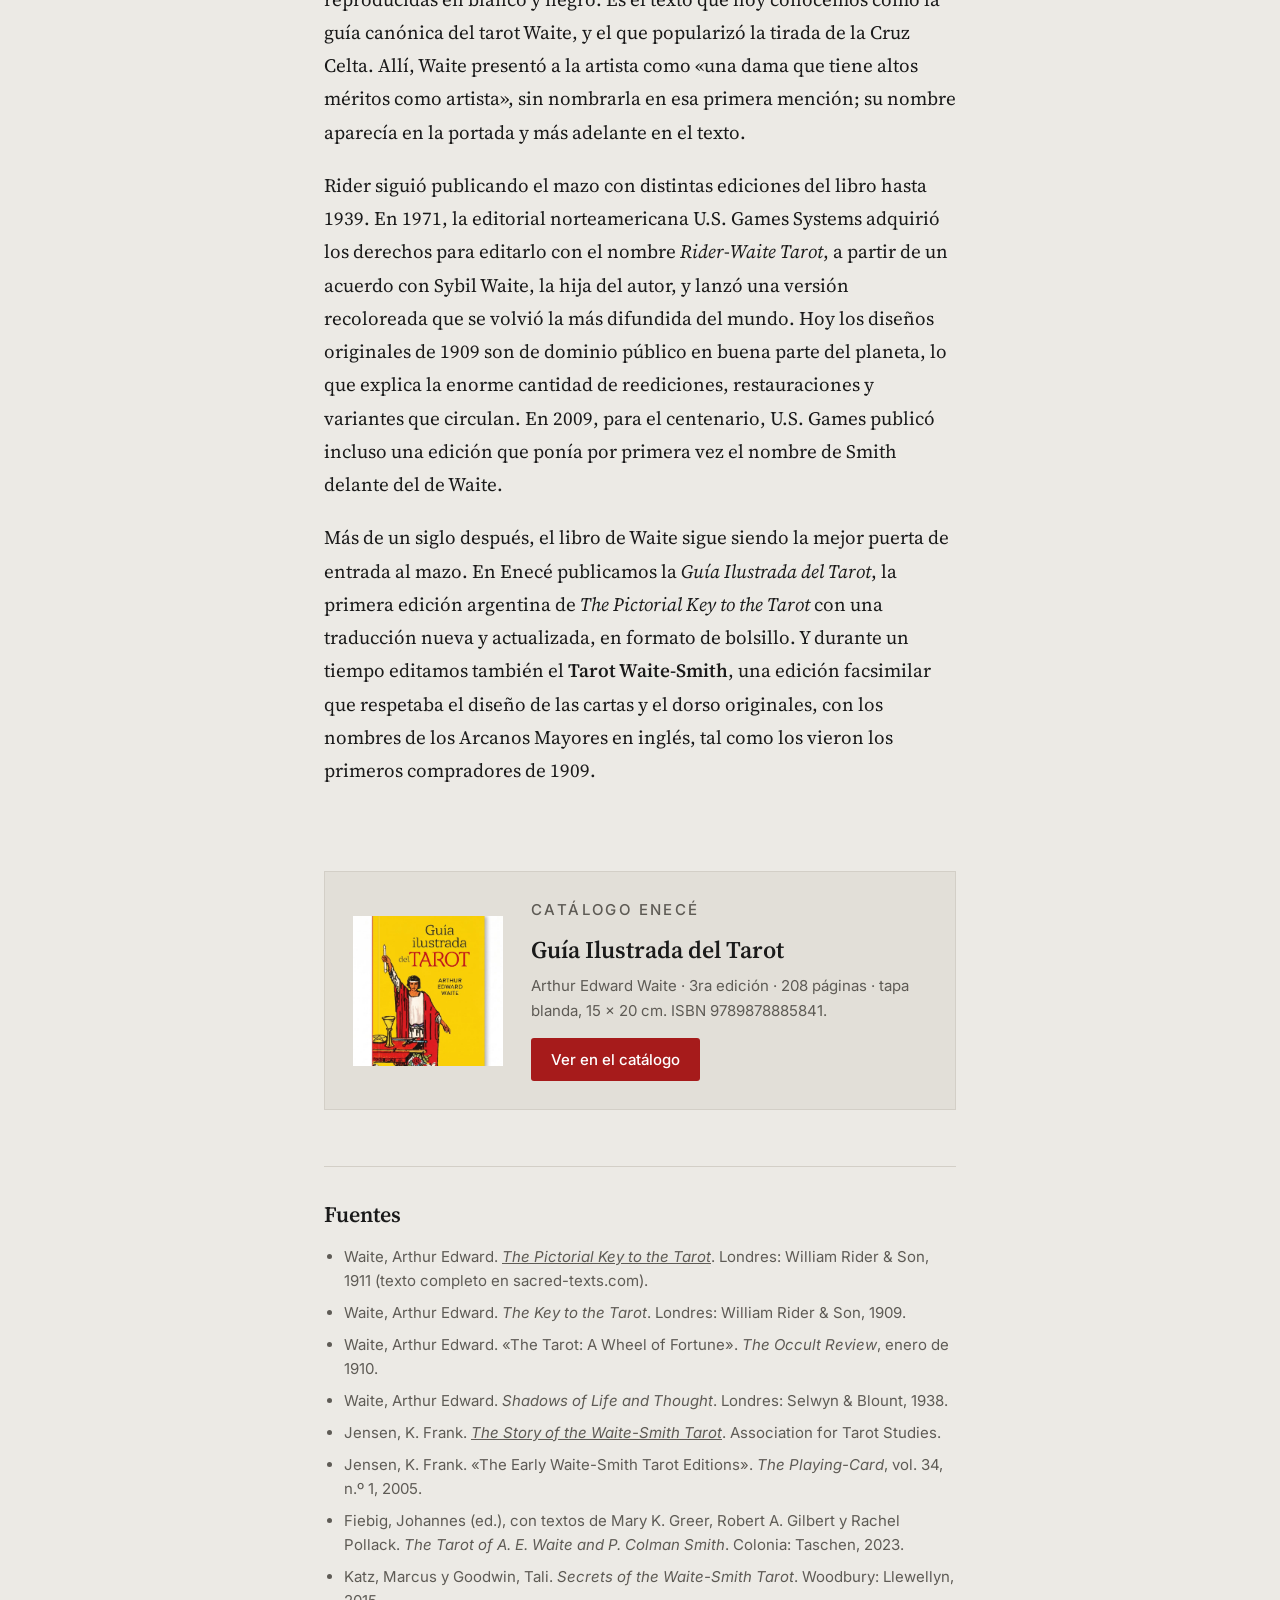
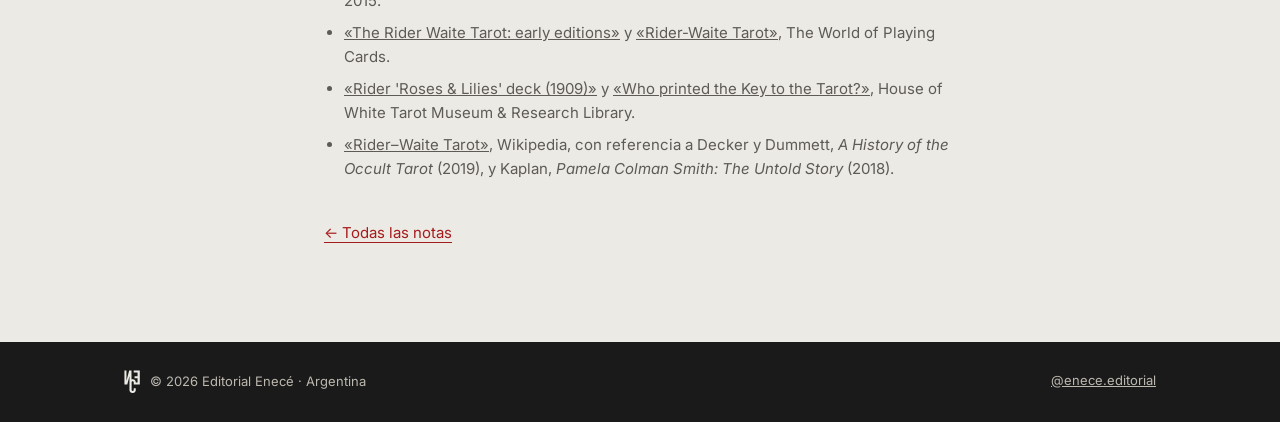
<file: notas/la-baraja-waite/index.html>
<!DOCTYPE html>
<html lang="es-AR">
<head>
<meta charset="utf-8">
<meta name="viewport" content="width=device-width, initial-scale=1">
<title>La baraja Waite: historia y primeras ediciones — Notas de Editorial Enecé</title>
<meta name="description" content="Cómo nació el tarot Rider-Waite-Smith en 1909, quiénes lo crearon, cómo reconocer sus primeras ediciones (Rosas y Lirios, Pam-A, B, C y D) y qué cambió Waite en el tarot.">
<meta property="og:title" content="La baraja Waite: historia y primeras ediciones">
<meta property="og:description" content="Cómo nació el tarot más famoso del mundo y cómo reconocer sus primeras ediciones.">
<meta property="og:type" content="article">
<meta property="og:image" content="https://editorialenece.com.ar/img/notas/la-baraja-waite/tarot-waite-smith.jpg">
<link rel="icon" href="/img/favicon.svg" type="image/svg+xml">
<link rel="preconnect" href="https://fonts.googleapis.com">
<link rel="preconnect" href="https://fonts.gstatic.com" crossorigin>
<link href="https://fonts.googleapis.com/css2?family=Source+Serif+4:ital,opsz,wght@0,8..60,400;0,8..60,500;0,8..60,600;1,8..60,400&family=Inter:wght@400;500&display=swap" rel="stylesheet">
<link rel="stylesheet" href="/css/notas.css">
</head>
<body>

<header class="cabecera">
  <div class="contenedor">
    <a class="logo" href="/" aria-label="Editorial Enecé, inicio"><img src="/img/logo-blanco.svg" alt=""><span>Editorial Enecé</span></a>
    <nav aria-label="Principal">
      <ul class="menu">
        <li><a href="/#catalogo">Catálogo</a></li>
        <li><a href="/notas/" aria-current="page">Notas</a></li>
        <li><a href="/#nosotros">Nosotros</a></li>
        <li><a href="/#contacto">Contacto</a></li>
      </ul>
    </nav>
  </div>
</header>

<main>
<article>
  <div class="nota-cabecera">
    <div class="contenedor">
      <p class="etiqueta">Notas · Historia del tarot</p>
      <h1>La baraja Waite: historia y primeras ediciones</h1>
      <p class="bajada">En diciembre de 1909, una editorial londinense puso a la venta un mazo de 78 cartas acompañado de un librito azul. Nadie imaginaba que ese tarot, ideado por un erudito del ocultismo y dibujado por una ilustradora casi desconocida, se convertiría en el más leído, copiado y reinterpretado de la historia. Esta es la historia de la baraja Waite y de sus primeras ediciones, las que hoy buscan los coleccionistas de todo el mundo.</p>
      <p class="meta">Editorial Enecé · Noviembre de 2026 · 11 minutos de lectura</p>
    </div>
  </div>

  <div class="cuerpo">
    <h2>El mazo que cambió el tarot</h2>
    <p>Si alguna vez viste una carta de tarot —en una película, en una vidriera, en la portada de un libro—, es muy probable que fuera una carta de este mazo, o una inspirada en él. El Loco a punto de saltar al vacío con un perrito a sus pies, la Torre alcanzada por un rayo, el Diez de Espadas con un hombre tendido en el suelo: esas imágenes se volvieron, con el tiempo, la forma «normal» de imaginar el tarot.</p>
    <p>Se estima que circulan más de cien millones de ejemplares en más de veinte países, y la enorme mayoría de los mazos que se publicaron después toman de él su estructura, sus escenas o su simbolismo. Se lo conoce con varios nombres: <strong>Rider-Waite</strong>, por la editorial que lo publicó y por el autor que lo concibió; <strong>Waite-Smith</strong>, para reconocer a la artista que lo dibujó; o simplemente <strong>Rider-Waite-Smith</strong>, abreviado RWS.</p>
    <figure>
      <img src="/img/notas/la-baraja-waite/tarot-waite-smith.jpg" alt="Cartas del Tarot Waite-Smith de Enecé abiertas sobre fondo blanco, entre ellas La Emperatriz y El Loco, junto a su caja" width="1080" height="1350" loading="lazy">
      <figcaption>Tarot Waite-Smith, edición facsimilar de Enecé.</figcaption>
    </figure>
    <p>Detrás de ese éxito hay una historia de personas, de una sociedad secreta y de una casa editorial, pero también de papel, tintas y cajas de cartón: las primeras ediciones del mazo, sus diferencias y sus errores de imprenta cuentan, a su manera, cómo nació un clásico.</p>

    <h2>Arthur Edward Waite, el erudito</h2>
    <p>Arthur Edward Waite nació el 2 de octubre de 1857 en Brooklyn, Nueva York. Su padre, un marino mercante norteamericano, murió cuando él era muy chico, y su madre, inglesa, volvió con sus hijos a Inglaterra. Waite creció en Londres, se educó en un colegio católico y pasó buena parte de su juventud en la sala de lectura del Museo Británico, donde descubrió los textos de alquimia, mística y ocultismo que marcarían su vida.</p>
    <p>Fue poeta, traductor, editor y, sobre todo, un investigador incansable de las tradiciones esotéricas de Occidente. Tradujo al inglés las obras del ocultista francés Éliphas Lévi, escribió sobre los rosacruces, la masonería, la cábala y el Santo Grial, y fue colaborador habitual de la casa editorial William Rider &amp; Son, especializada en temas espirituales. A diferencia de muchos ocultistas de su época, Waite desconfiaba de las genealogías fantásticas: en sus libros se burló con frecuencia de quienes atribuían al tarot un origen egipcio o milenario sin ninguna prueba.</p>
    <p>Esa combinación es clave para entender su baraja. Waite creía que el tarot contenía un simbolismo profundo, pero también sabía que las cartas que circulaban en su tiempo —las del Tarot de Marsella y sus variantes francesas— habían sido interpretadas de maneras muy distintas y, a su juicio, a menudo equivocadas. Su proyecto fue publicar lo que él mismo llamó un tarot «rectificado»: un mazo en el que cada imagen respondiera a un sistema coherente de símbolos. Waite murió el 19 de mayo de 1942, en Inglaterra.</p>

    <h2>La Golden Dawn y el encargo a Pamela Colman Smith</h2>
    <p>El lugar donde se cruzaron los autores del mazo fue la Orden Hermética de la Aurora Dorada (<em>Hermetic Order of the Golden Dawn</em>), una sociedad iniciática fundada en Londres en 1888 que reunió a algunas de las figuras más influyentes del ocultismo británico, del poeta William Butler Yeats a Aleister Crowley. El tarot ocupaba un lugar central en sus enseñanzas: cada carta estaba vinculada a una letra hebrea, a un signo astrológico y a un camino del Árbol de la Vida de la cábala.</p>
    <p>Waite ingresó a la Golden Dawn en 1891. Pamela Colman Smith, una ilustradora nacida en Londres en 1878, de familia norteamericana y criada entre Inglaterra, Nueva York y Jamaica, se incorporó en 1901, de la mano de Yeats. Cuando la orden se dividió en varias facciones a comienzos del siglo XX, Smith siguió al grupo que encabezaba Waite. Para entonces ya era una artista reconocida en ciertos círculos: ilustraba libros, diseñaba escenografías y había expuesto en la galería neoyorquina de Alfred Stieglitz.</p>
    <p>En 1909, Waite le encargó los dibujos de su tarot rectificado. El reparto de tareas, según reconstruyó el investigador danés K. Frank Jensen, fue desparejo: para los 22 Arcanos Mayores, Waite dio indicaciones precisas sobre cada figura y cada símbolo; para los 56 Arcanos Menores, en cambio, le dejó a Smith una enorme libertad. Una de las fuentes de inspiración de la artista fue el tarot Sola Busca, un mazo italiano de fines del siglo XV cuyas cartas numéricas ya mostraban escenas con personajes, y del que se habían exhibido fotografías en el Museo Británico pocos años antes.</p>
    <p>Smith trabajó durante varios meses de 1909 y firmó cada carta con su pequeño monograma. Cobró una suma fija, sin derechos sobre las ventas, y en una carta a Stieglitz de ese mismo año describió el proyecto como un gran trabajo por muy poco dinero. Su historia —y el reconocimiento que tardó décadas en llegar— merece una nota propia, que publicaremos en esta serie.</p>

    <h2>Diciembre de 1909: la primera edición</h2>
    <p>El mazo salió a la venta en diciembre de 1909, publicado por William Rider &amp; Son Limited, con sede en el 164 de Aldersgate Street, en Londres. Se vendía en una caja de cartón de dos piezas, de color bordó, junto con un librito de tapas duras azules: <em>The Key to the Tarot</em> («La clave del tarot»), escrito por Waite para explicar el significado de cada carta y algunos métodos de lectura. Ese primer librito no tenía ilustraciones y llevaba el título grabado en seco en la tapa, sin dorado.</p>
    <p>Las cartas se imprimieron por cromolitografía, una técnica que aplicaba cada color con una piedra o plancha distinta. El rasgo más reconocible de esa primera tirada está en el dorso: un diseño de rosas y lirios, dos flores con un fuerte peso simbólico en la tradición hermética, que Waite había usado también en su descripción del Mago. Por eso los coleccionistas la llaman la edición <strong>«Rosas y Lirios»</strong> (<em>Roses &amp; Lilies</em>).</p>
    <p>Fue una tirada muy reducida y no estuvo exenta de problemas: el cartón era de menor calidad que el de las ediciones siguientes. Se vendió aproximadamente entre diciembre de 1909 y la primavera europea de 1910, y la propia editorial llegó a ofrecer a sus compradores el cambio sin cargo por la segunda edición. Esa combinación —pocos ejemplares, muchos reemplazados— explica por qué hoy los mazos «Rosas y Lirios» completos se cuentan con los dedos y alcanzan precios muy altos en subastas.</p>
    <p>En enero de 1910, Waite presentó el mazo en las páginas de <em>The Occult Review</em>, la revista mensual que editaba la misma casa Rider, con un artículo titulado «The Tarot: A Wheel of Fortune». Pocos meses después llegaría la tirada que realmente lanzó al mazo al público.</p>

    <h2>Las ediciones «Pam»: de 1910 a 1940</h2>
    <p>En la primavera de 1910 salió una tirada mucho más grande, con cartón más grueso y un nuevo dorso de tonos marrones con aspecto de barro resquebrajado o craquelado (<em>crackle back</em>). Esa versión, que se siguió imprimiendo durante una década, es la que la mayoría de los estudiosos considera el mazo «clásico». A partir de ahí, la casa Rider publicó la baraja en distintas versiones hasta 1939.</p>
    <p>El estudio más completo sobre esas ediciones es el de K. Frank Jensen, que las clasificó con las letras <strong>Pam-A, Pam-B, Pam-C y Pam-D</strong>, en homenaje a Pamela Colman Smith. Un detalle importante: las letras se asignaron sin seguir el orden de publicación, así que Pam-B, por ejemplo, es posterior a Pam-C y Pam-D. En la tabla, las ordenamos cronológicamente.</p>
    <div class="tabla">
      <table>
        <thead><tr><th>Edición</th><th>Período</th><th>Dorso</th><th>Cómo reconocerla</th></tr></thead>
        <tbody>
          <tr><td data-label="Edición">Rosas y Lirios</td><td data-label="Período">Dic. 1909 – 1910</td><td data-label="Dorso">Rosas y lirios</td><td data-label="Cómo reconocerla">Tirada mínima, cartón más fino; caja bordó con <em>The Key to the Tarot</em> sin dorado en la tapa</td></tr>
          <tr><td data-label="Edición">Pam-A</td><td data-label="Período">1910 – c. 1920</td><td data-label="Dorso">Craquelado marrón</td><td data-label="Cómo reconocerla">Los dibujos originales de Smith; caja bordó grande y libro azul con un ouroboros dorado en la tapa</td></tr>
          <tr><td data-label="Edición">Pam-D</td><td data-label="Período">c. 1920 – 1931</td><td data-label="Dorso">Craquelado marrón</td><td data-label="Cómo reconocerla">Mismo dibujo que Pam-A, pero con colores corridos fuera de las líneas, mal registro y cortes desparejos</td></tr>
          <tr><td data-label="Edición">Pam-C</td><td data-label="Período">c. 1920 – 1928</td><td data-label="Dorso">Craquelado marrón</td><td data-label="Cómo reconocerla">Líneas redibujadas; el rostro del ángel de Los Enamorados es distinto; libro con tapa de lino verde</td></tr>
          <tr><td data-label="Edición">Pam-B</td><td data-label="Período">1931 – c. 1940</td><td data-label="Dorso">Craquelado marrón</td><td data-label="Cómo reconocerla">Líneas redibujadas como en Pam-C, pero en El Sol falta la línea ondulada junto al número XIX; caja más chica</td></tr>
        </tbody>
      </table>
    </div>
    <p>Las diferencias pueden parecer mínimas, pero cuentan una historia. Con el paso de los años, el mazo se fue copiando de copia en copia: las líneas se redibujaron, los colores se simplificaron y algunos detalles de Smith se perdieron. Por eso, para quienes estudian el simbolismo de las cartas, Pam-A sigue siendo la referencia más cercana a lo que la artista dibujó. Los originales de Smith nunca aparecieron, y las planchas de impresión se perdieron durante la Segunda Guerra Mundial.</p>

    <h2>Qué cambió Waite en el tarot</h2>
    <p>La baraja Waite no fue la primera con intenciones esotéricas, pero sí la que introdujo cambios que el resto terminó adoptando. Estos son los más importantes:</p>
    <ul>
      <li><strong>Arcanos Menores ilustrados.</strong> En el Tarot de Marsella, las cartas numéricas mostraban solo la cantidad de copas, espadas, bastos u oros. Smith las convirtió en escenas con personajes y situaciones: el Tres de Espadas con un corazón atravesado, el Diez de Bastos con un hombre agobiado por su carga, el Seis de Copas con dos niños en un jardín. Por primera vez, un lector podía «leer» una carta menor mirando la imagen, sin memorizar una lista de significados. Esa innovación es probablemente la principal razón de su éxito.</li>
      <li><strong>La Fuerza y la Justicia cambian de lugar.</strong> En los mazos tradicionales, la Justicia es el arcano VIII y la Fuerza el XI. Waite los intercambió para que coincidieran con las correspondencias astrológicas de la Golden Dawn: la Fuerza, con su león, quedó asociada a Leo, y la Justicia, con su balanza, a Libra.</li>
      <li><strong>De la Papisa a la Sacerdotisa.</strong> Waite quitó la tiara papal de la antigua Papisa y la transformó en la Suma Sacerdotisa, sentada entre dos columnas, con un rollo de la Torá en las manos y la luna a sus pies.</li>
      <li><strong>Los Enamorados en el Edén.</strong> La escena tradicional de un joven entre dos mujeres se convirtió en una imagen de Adán y Eva en el Paraíso, bendecidos por un ángel.</li>
      <li><strong>Un sistema coherente.</strong> Muchos detalles —colores, flores, animales, gestos— remiten a la cábala, la alquimia y la astrología tal como se enseñaban en la Golden Dawn, y a la obra de Éliphas Lévi.</li>
    </ul>
    <p>Al mismo tiempo, Waite fue deliberadamente discreto. En su libro advierte que hay aspectos del simbolismo que no podía revelar por sus compromisos con las órdenes iniciáticas a las que pertenecía. Esa reserva, lejos de restarle interés, contribuyó a que generaciones de lectores siguieran buscando significados en cada detalle de las cartas.</p>

    <h2>De Rider a hoy</h2>
    <p>El éxito del mazo impulsó una versión ampliada del libro. A fines de 1910 —aunque con fecha de 1911 en la portada— Rider publicó <em>The Pictorial Key to the Tarot</em> («La clave ilustrada del tarot»), que sumaba las 78 cartas reproducidas en blanco y negro. Es el texto que hoy conocemos como la guía canónica del tarot Waite, y el que popularizó la tirada de la Cruz Celta. Allí, Waite presentó a la artista como «una dama que tiene altos méritos como artista», sin nombrarla en esa primera mención; su nombre aparecía en la portada y más adelante en el texto.</p>
    <p>Rider siguió publicando el mazo con distintas ediciones del libro hasta 1939. En 1971, la editorial norteamericana U.S. Games Systems adquirió los derechos para editarlo con el nombre <em>Rider-Waite Tarot</em>, a partir de un acuerdo con Sybil Waite, la hija del autor, y lanzó una versión recoloreada que se volvió la más difundida del mundo. Hoy los diseños originales de 1909 son de dominio público en buena parte del planeta, lo que explica la enorme cantidad de reediciones, restauraciones y variantes que circulan. En 2009, para el centenario, U.S. Games publicó incluso una edición que ponía por primera vez el nombre de Smith delante del de Waite.</p>
    <p>Más de un siglo después, el libro de Waite sigue siendo la mejor puerta de entrada al mazo. En Enecé publicamos la <em>Guía Ilustrada del Tarot</em>, la primera edición argentina de <em>The Pictorial Key to the Tarot</em> con una traducción nueva y actualizada, en formato de bolsillo. Y durante un tiempo editamos también el <strong>Tarot Waite-Smith</strong>, una edición facsimilar que respetaba el diseño de las cartas y el dorso originales, con los nombres de los Arcanos Mayores en inglés, tal como los vieron los primeros compradores de 1909.</p>
  </div>

  <aside class="producto" aria-label="Producto relacionado">
    <div class="caja">
      <img src="/img/productos/guia-tarot-3ra.jpg" alt="Tapa amarilla de la Guía Ilustrada del Tarot de Arthur Edward Waite" width="150" height="150" loading="lazy">
      <div>
        <p class="etiqueta">Catálogo Enecé</p>
        <h3>Guía Ilustrada del Tarot</h3>
        <p>Arthur Edward Waite · 3ra edición · 208 páginas · tapa blanda, 15 x 20 cm. ISBN 9789878885841.</p>
        <a class="boton" href="/#catalogo">Ver en el catálogo</a>
      </div>
    </div>
  </aside>

  <section class="fuentes" aria-labelledby="fuentes-titulo">
    <h2 id="fuentes-titulo">Fuentes</h2>
    <ul>
      <li>Waite, Arthur Edward. <a href="https://sacred-texts.com/tarot/pkt/" rel="noopener"><em>The Pictorial Key to the Tarot</em></a>. Londres: William Rider &amp; Son, 1911 (texto completo en sacred-texts.com).</li>
      <li>Waite, Arthur Edward. <em>The Key to the Tarot</em>. Londres: William Rider &amp; Son, 1909.</li>
      <li>Waite, Arthur Edward. «The Tarot: A Wheel of Fortune». <em>The Occult Review</em>, enero de 1910.</li>
      <li>Waite, Arthur Edward. <em>Shadows of Life and Thought</em>. Londres: Selwyn &amp; Blount, 1938.</li>
      <li>Jensen, K. Frank. <a href="https://www.aeclectic.net/tarot/books/story-waite-smith/" rel="noopener"><em>The Story of the Waite-Smith Tarot</em></a>. Association for Tarot Studies.</li>
      <li>Jensen, K. Frank. «The Early Waite-Smith Tarot Editions». <em>The Playing-Card</em>, vol. 34, n.º 1, 2005.</li>
      <li>Fiebig, Johannes (ed.), con textos de Mary K. Greer, Robert A. Gilbert y Rachel Pollack. <em>The Tarot of A. E. Waite and P. Colman Smith</em>. Colonia: Taschen, 2023.</li>
      <li>Katz, Marcus y Goodwin, Tali. <em>Secrets of the Waite-Smith Tarot</em>. Woodbury: Llewellyn, 2015.</li>
      <li><a href="https://wopc.co.uk/tarot/rider-waite/rider-waite-early-editions" rel="noopener">«The Rider Waite Tarot: early editions»</a> y <a href="https://wopc.co.uk/tarot/rider-waite" rel="noopener">«Rider-Waite Tarot»</a>, The World of Playing Cards.</li>
      <li><a href="https://waitesmith.org/?p=21296" rel="noopener">«Rider 'Roses &amp; Lilies' deck (1909)»</a> y <a href="https://waitesmith.org/?p=22281" rel="noopener">«Who printed the Key to the Tarot?»</a>, House of White Tarot Museum &amp; Research Library.</li>
      <li><a href="https://en.wikipedia.org/wiki/Rider%E2%80%93Waite_Tarot" rel="noopener">«Rider–Waite Tarot»</a>, Wikipedia, con referencia a Decker y Dummett, <em>A History of the Occult Tarot</em> (2019), y Kaplan, <em>Pamela Colman Smith: The Untold Story</em> (2018).</li>
    </ul>
    <a class="volver" href="/notas/">← Todas las notas</a>
  </section>
</article>
</main>

<footer class="pie">
  <div class="contenedor">
    <span style="display:inline-flex;align-items:center;gap:10px"><img src="/img/logo-blanco.svg" alt="" style="height:24px;width:auto">© 2026 Editorial Enecé · Argentina</span>
    <a href="https://www.instagram.com/enece.editorial/" target="_blank" rel="noopener">@enece.editorial</a>
  </div>
</footer>

</body>
</html>
</file>
<file: css/notas.css>
:root{
  --piedra:#ECEAE5;
  --piedra-2:#E2DFD8;
  --negro:#1A1A1A;
  --rojo:#A61B1B;
  --rojo-hover:#8A1616;
  --gris:#5E5B55;
  --gris-claro:#BDB8AF;
  --linea:#D3CFC7;
  --serif:'Source Serif 4',Georgia,'Times New Roman',serif;
  --sans:Inter,system-ui,-apple-system,'Segoe UI',sans-serif;
  --ancho:1080px;
  --lectura:680px;
}
*{box-sizing:border-box}
html{scroll-behavior:smooth}
body{margin:0;background:var(--piedra);color:var(--negro);font:400 17px/1.65 var(--sans);-webkit-font-smoothing:antialiased}
a{color:inherit}
img{max-width:100%;display:block}
.contenedor{max-width:var(--ancho);margin:0 auto;padding:0 24px}

/* Cabecera (igual a la portada) */
.cabecera{background:var(--negro);color:var(--gris-claro);position:sticky;top:0;z-index:10}
.cabecera .contenedor{display:flex;align-items:center;justify-content:space-between;gap:16px;min-height:64px}
.logo{display:inline-flex;align-items:center;gap:12px;color:var(--piedra);text-decoration:none;padding:10px 0}
.logo img{height:44px;width:auto}
.logo span{font:500 18px var(--serif)}
.menu{display:flex;gap:28px;list-style:none;margin:0;padding:0;font-size:14px}
.menu a{text-decoration:none;color:var(--gris-claro);transition:color .15s}
.menu a:hover,.menu a[aria-current="page"]{color:var(--piedra)}

.etiqueta{font:500 12px var(--sans);letter-spacing:.16em;text-transform:uppercase;color:var(--rojo);margin:0 0 10px}

/* Índice de notas */
.indice{padding:80px 0 96px}
.indice h1{font:600 clamp(36px,6vw,56px)/1.08 var(--serif);margin:0 0 16px}
.indice .intro{font-size:19px;color:var(--gris);max-width:56ch;margin:0 0 56px}
.lista-notas{display:grid;grid-template-columns:repeat(auto-fill,minmax(300px,1fr));gap:40px}
.tarjeta{text-decoration:none;display:flex;flex-direction:column;gap:14px}
.tarjeta .imagen{aspect-ratio:4/3;background:var(--negro);display:flex;align-items:center;justify-content:center;gap:18px;overflow:hidden}
.tarjeta .imagen svg{width:44px;height:44px}
.tarjeta h2{font:600 24px/1.2 var(--serif);margin:0}
.tarjeta p{margin:0;font-size:15px;color:var(--gris)}
.tarjeta .fecha{font-size:13px;letter-spacing:.06em;color:var(--gris)}
.tarjeta:hover h2{text-decoration:underline;text-underline-offset:4px}

/* Nota */
.nota-cabecera{background:var(--negro);color:var(--piedra);padding:80px 0 72px}
.nota-cabecera .simbolos{display:flex;gap:22px;margin:0 0 36px}
.nota-cabecera .simbolos svg{width:48px;height:48px}
.nota-cabecera h1{font:600 clamp(36px,6vw,60px)/1.08 var(--serif);margin:0 0 24px;max-width:18ch;letter-spacing:-.01em}
.nota-cabecera .bajada{font:400 20px/1.6 var(--serif);font-style:italic;color:var(--gris-claro);max-width:60ch;margin:0 0 28px}
.nota-cabecera .meta{font-size:14px;color:var(--gris-claro);letter-spacing:.04em}
.nota-cabecera .etiqueta{color:#E06A6A}

.cuerpo{max-width:var(--lectura);margin:0 auto;padding:64px 24px 40px}
.cuerpo h2{font:600 30px/1.2 var(--serif);margin:56px 0 18px}
.cuerpo p{margin:0 0 20px;font:400 19px/1.75 var(--serif)}
.cuerpo ul{margin:0 0 24px;padding-left:22px;font:400 19px/1.7 var(--serif)}
.cuerpo li{margin:0 0 8px}
.cuerpo strong{font-weight:600}

figure{margin:40px 0}
figure img{width:100%;max-width:440px;height:auto}
figcaption{font-size:14px;color:var(--gris);margin-top:10px}
.figura-doble{display:grid;grid-template-columns:1fr 1fr;gap:16px}

.figuras-zener{background:var(--negro);padding:32px;display:grid;grid-template-columns:repeat(5,1fr);gap:12px;margin:32px 0}
.figuras-zener div{display:flex;flex-direction:column;align-items:center;gap:10px;color:var(--piedra);font:400 14px var(--sans)}
.figuras-zener svg{width:56px;height:56px}

.producto{max-width:var(--lectura);margin:24px auto 0;padding:0 24px}
.producto .caja{background:var(--piedra-2);border:1px solid var(--linea);padding:28px;display:flex;gap:28px;align-items:center}
.producto img{width:150px;height:150px;object-fit:cover;flex:none;background:#fff}
.producto h3{font:600 24px var(--serif);margin:0 0 8px}
.producto p{margin:0 0 14px;font-size:15px;color:var(--gris)}
.boton{display:inline-block;background:var(--rojo);color:#fff;text-decoration:none;font:500 15px var(--sans);padding:12px 20px;border-radius:3px;transition:background .15s}
.boton:hover{background:var(--rojo-hover)}

.fuentes{max-width:var(--lectura);margin:0 auto;padding:56px 24px 96px}
.fuentes h2{font:600 22px var(--serif);margin:0 0 16px;padding-top:32px;border-top:1px solid var(--linea)}
.fuentes ul{margin:0;padding-left:20px;font-size:15px;line-height:1.6;color:var(--gris)}
.fuentes li{margin:0 0 8px}
.volver{display:inline-block;margin-top:32px;font-size:15px;color:var(--rojo);text-underline-offset:4px}

/* Pie */
.pie{background:var(--negro);color:var(--gris-claro);font-size:13px;padding:28px 0}
.pie .contenedor{display:flex;flex-wrap:wrap;justify-content:space-between;gap:12px}
.pie a{color:var(--gris-claro)}

@media (max-width:720px){
  .menu{gap:16px;font-size:13px}
  .nota-cabecera{padding:56px 0 48px}
  .cuerpo{padding-top:44px}
  .cuerpo p,.cuerpo ul{font-size:18px}
  .figuras-zener{padding:20px 12px;gap:4px}
  .figuras-zener svg{width:40px;height:40px}
  .figuras-zener div{font-size:12px}
  .producto .caja{flex-direction:column;align-items:flex-start}
}
@media (max-width:420px){
  .menu li:nth-child(3){display:none}
  .logo span{display:none}
  .figura-doble{grid-template-columns:1fr}
}

/* Tablas dentro de las notas */
.tabla{overflow-x:auto;margin:28px 0 32px}
.tabla table{border-collapse:collapse;width:100%;min-width:560px;font:400 15px/1.5 var(--sans)}
.tabla th{text-align:left;font-weight:500;background:var(--negro);color:var(--piedra);padding:12px 14px}
.tabla td{padding:12px 14px;border-bottom:1px solid var(--linea);vertical-align:top}
.tabla td:first-child{font-weight:500;white-space:nowrap}
.tarjeta .imagen img{width:100%;height:100%;object-fit:cover}
@media (max-width:720px){
  .tabla table{min-width:0}
  .tabla thead{display:none}
  .tabla tr{display:block;border-top:3px solid var(--negro);padding:6px 0 10px}
  .tabla td{display:grid;grid-template-columns:120px 1fr;gap:12px;border-bottom:none;padding:6px 0;white-space:normal}
  .tabla td::before{content:attr(data-label);font-weight:500;color:var(--gris)}
  .tabla td:first-child{font:600 20px var(--serif)}
  .tabla td:first-child::before{content:none}
  .tabla td:first-child{display:block}
}

/* Lista de las 36 cartas */
.cartas{list-style:none;padding:0;margin:28px 0 32px;display:grid;grid-template-columns:repeat(4,minmax(0,1fr));gap:8px;counter-reset:carta}
.cartas li{background:var(--piedra-2);border:1px solid var(--linea);padding:10px 12px;font:400 16px/1.3 var(--serif);margin:0;display:flex;gap:8px;align-items:baseline}
.cartas li span{font:500 13px var(--sans);color:var(--rojo);min-width:20px}
@media (max-width:720px){.cartas{grid-template-columns:repeat(2,minmax(0,1fr))}}

/* La pinta (baraja española) */
.figuras-pinta{grid-template-columns:repeat(4,1fr)}
.figuras-pinta svg{width:64px;height:96px}
.figuras-pinta small{color:var(--gris-claro);font-size:12px;margin-top:-6px}
@media (max-width:640px){.figuras-pinta svg{width:48px;height:72px}}
</file>
